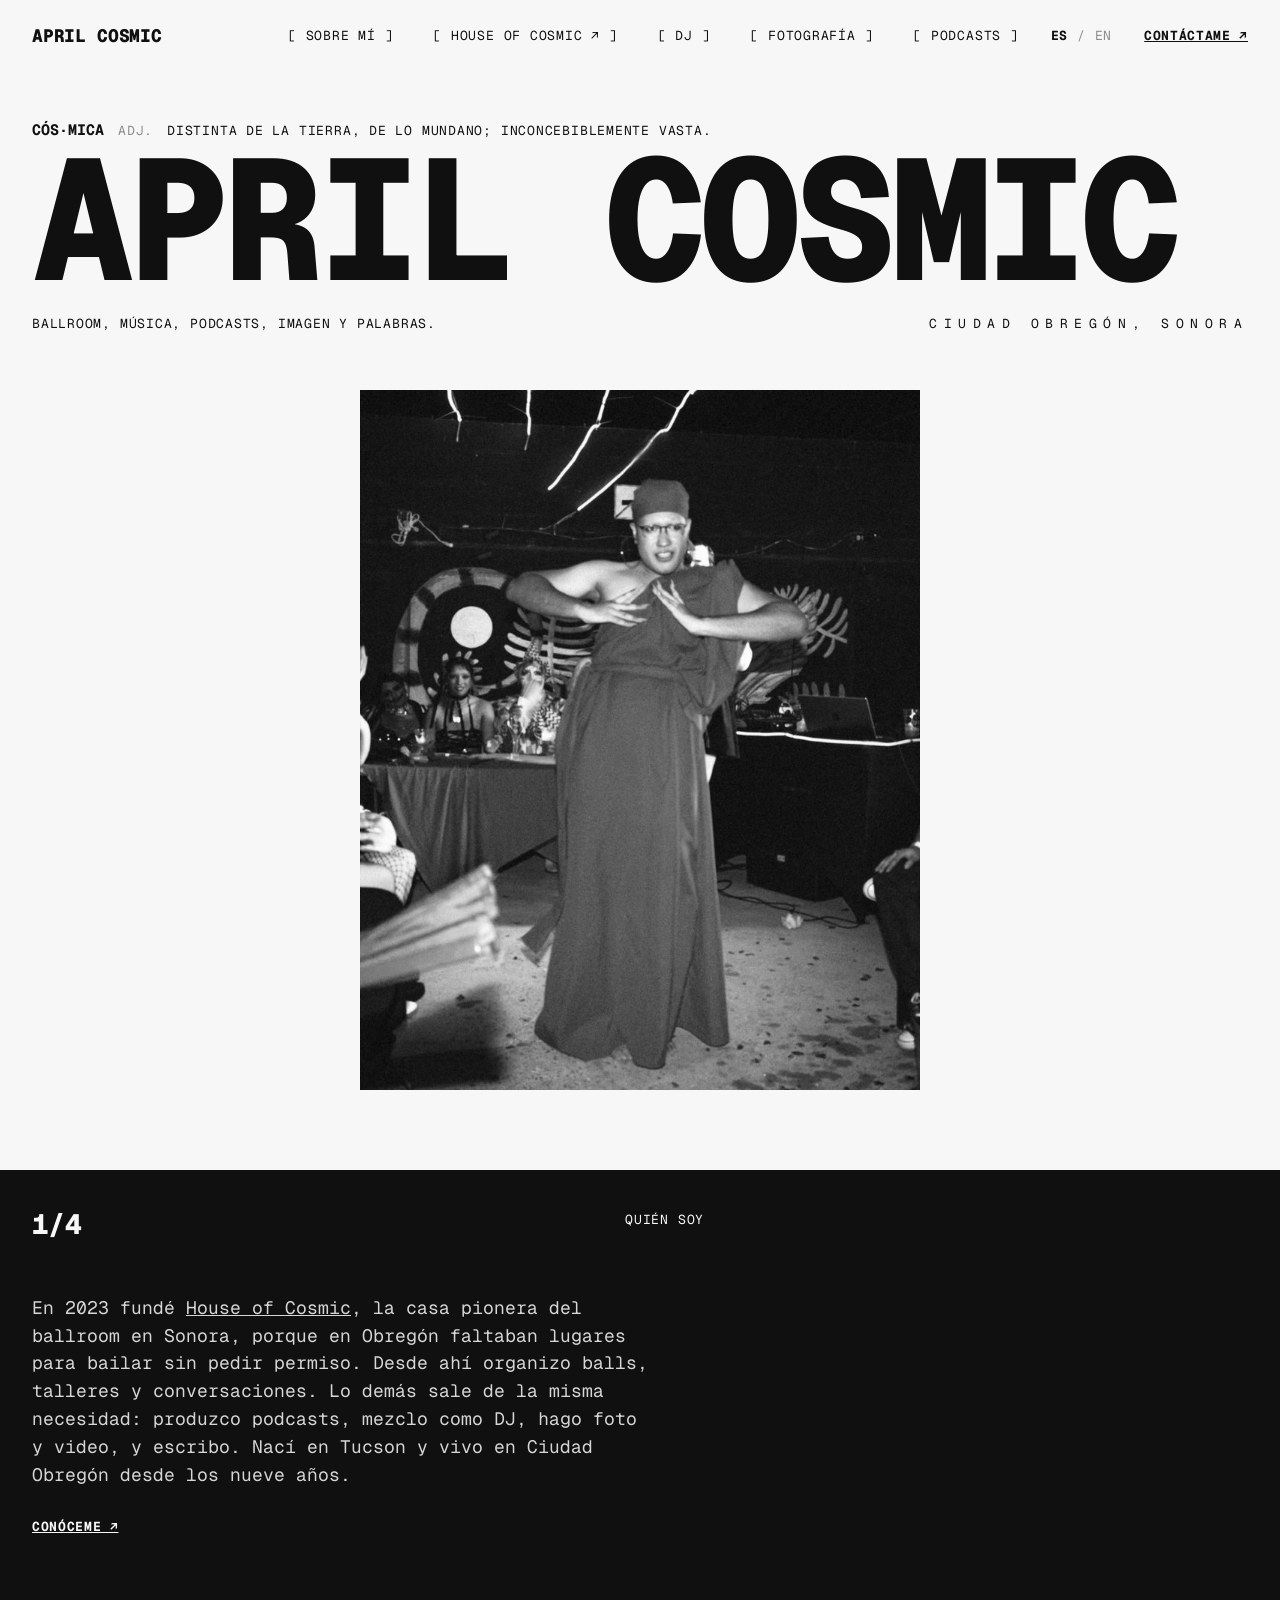
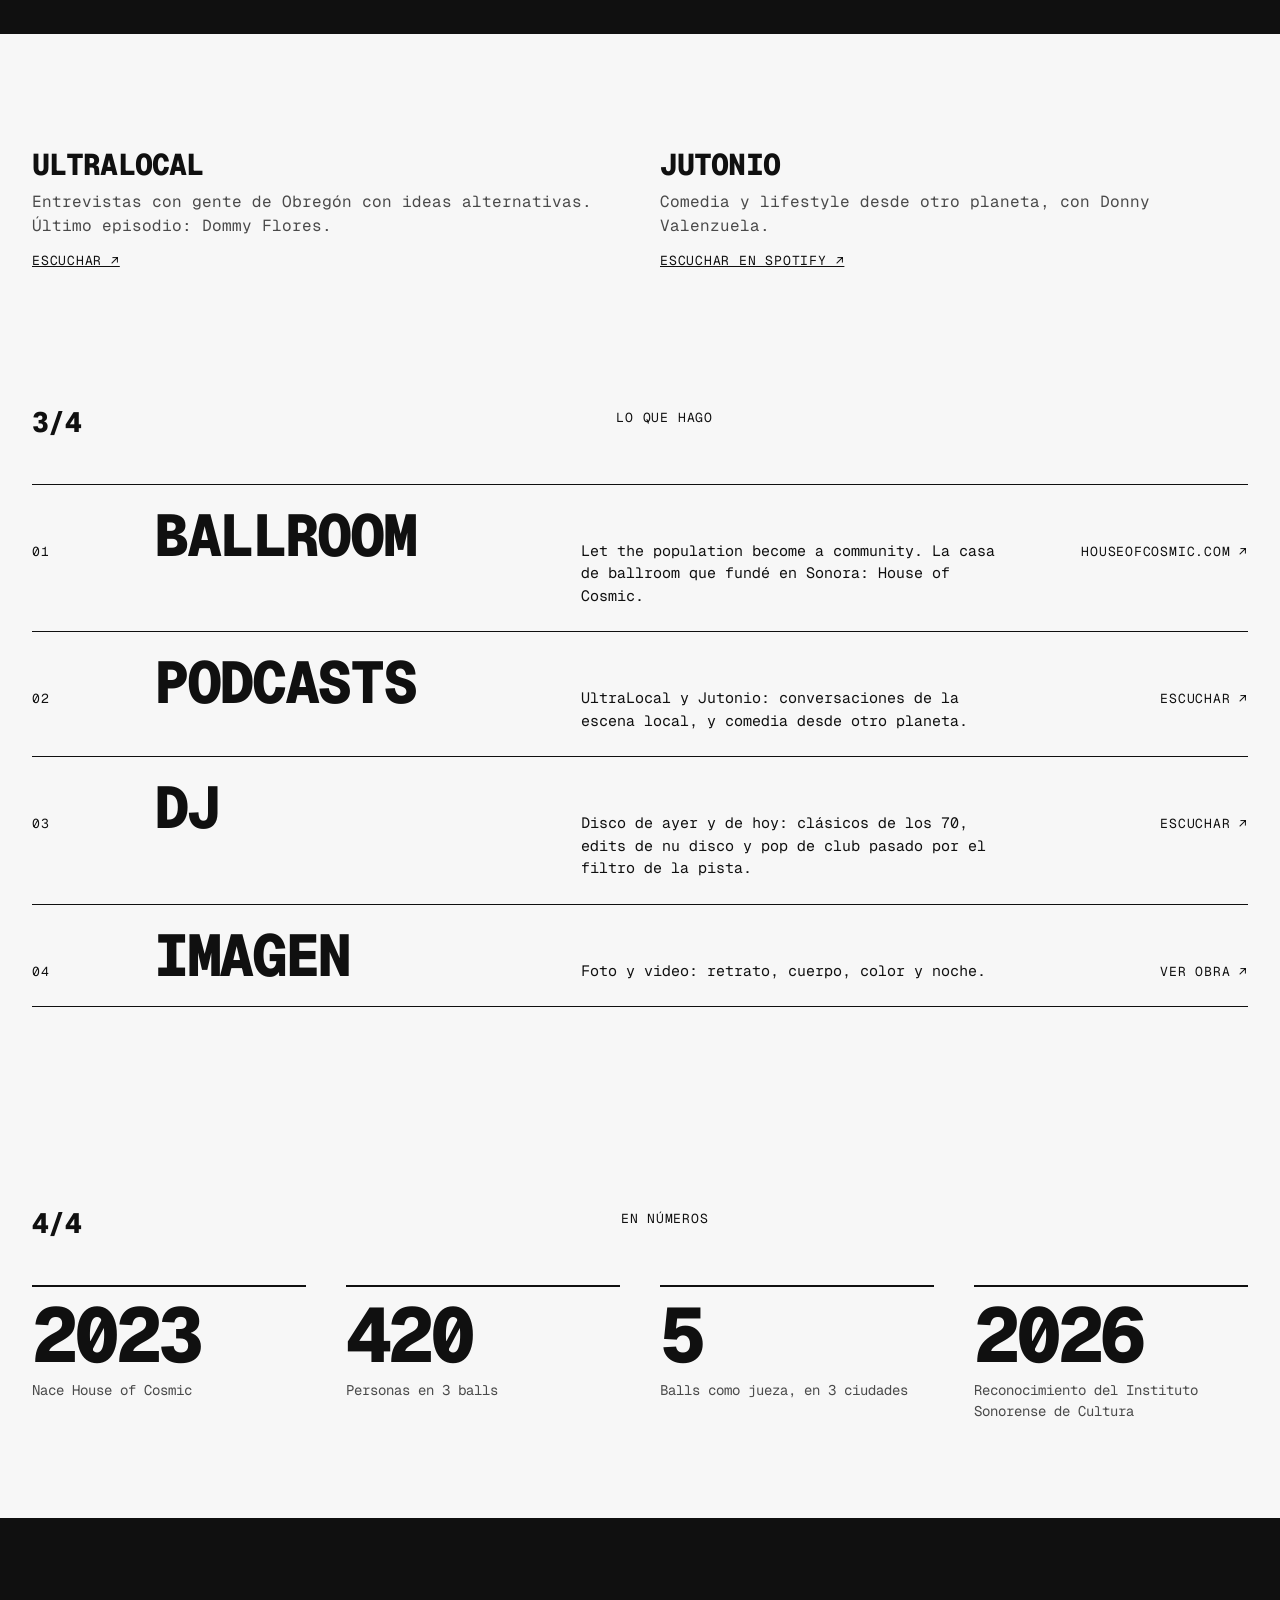
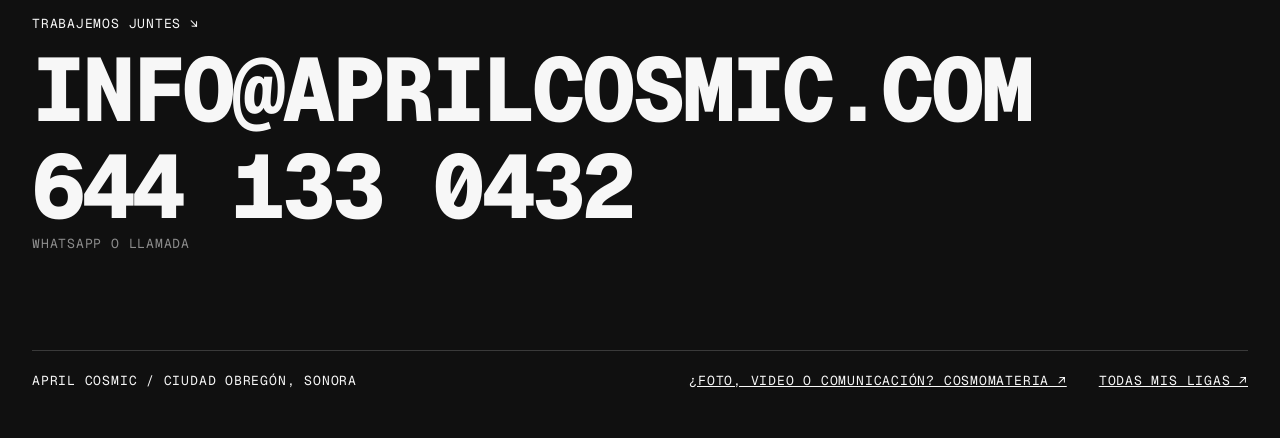
<file: index.html>
<!doctype html>
<html lang="es">
<head>
<meta charset="utf-8">
<meta name="viewport" content="width=device-width, initial-scale=1">
<title>April Cosmic</title>
<meta name="description" content="April Cosmic, construyendo escena desde Ciudad Obregón, Sonora: ballroom, música, podcasts, imagen y palabras.">
<link rel="canonical" href="https://aprilcosmic.com/">
<link rel="alternate" hreflang="es" href="https://aprilcosmic.com/">
<link rel="alternate" hreflang="en" href="https://aprilcosmic.com/en/">
<link rel="alternate" hreflang="x-default" href="https://aprilcosmic.com/">
<meta property="og:title" content="April Cosmic">
<meta property="og:description" content="April Cosmic, construyendo escena desde Ciudad Obregón, Sonora: ballroom, música, podcasts, imagen y palabras.">
<meta property="og:image" content="https://aprilcosmic.com/assets/img/retrato.jpg">
<meta property="og:locale" content="es_MX">
<meta name="theme-color" content="#F7F7F7">
<link rel="preload" href="assets/fonts/GeistMono-Variable.woff2" as="font" type="font/woff2" crossorigin>
<link rel="stylesheet" href="assets/css/style.css">
<link rel="icon" href="favicon.ico?v=estrella" sizes="any">
<link rel="icon" type="image/png" sizes="32x32" href="favicon-32.png?v=estrella">
<link rel="icon" type="image/png" sizes="192x192" href="favicon-192.png?v=estrella">
<link rel="apple-touch-icon" href="apple-touch-icon.png?v=estrella">
</head>
<body data-base="">
<header class="cabecera">
<div class="barra">
<a class="logo" href="index.html">April Cosmic</a>
<nav class="menu mini" aria-label="Principal">
<a href="sobre-mi.html">[ Sobre mí ]</a>
<a href="https://houseofcosmic.com" target="_blank" rel="noopener">[ House of Cosmic ↗ ]</a>
<a href="dj.html">[ DJ ]</a>
<a href="fotografia.html">[ Fotografía ]</a>
<a href="podcasts.html">[ Podcasts ]</a>
</nav>
<a class="idioma mini" href="en/index.html" hreflang="en" lang="en" data-idioma="en" aria-label="View in English"><span class="actual">ES</span> / EN</a>
<a class="liga" href="contacto.html">Contáctame ↗</a>
</div>
</header>
<main>

<section class="portada">
<div class="definicion revelar"><b>Cós·mica</b><span class="mini gris">adj.</span><span class="mini">Distinta de la tierra, de lo mundano; inconcebiblemente vasta.</span></div>
<h1 class="gigante"><span class="linea-mascara"><span>April Cosmic</span></span></h1>
<div class="oficios-fila">
<p class="mini revelar" data-retraso="1">Ballroom, música, podcasts, imagen y palabras.</p>
<p class="espaciado revelar" data-retraso="2">Ciudad Obregón, Sonora</p>
</div>
<div class="foto vertical cortina inicio-foto"><img src="assets/img/retrato.jpg" alt="April Cosmic en un ball de House of Cosmic, con vestido rojo, frente al público y los jueces" width="1400" height="934"></div>
</section>

<section class="seccion oscura">
<div class="contador mini revelar"><span class="num">1/4</span><span>Quién soy</span><span></span></div>
<div class="bio-inicio">
<p class="intro-texto revelar">En 2023 fundé <a href="https://houseofcosmic.com" target="_blank" rel="noopener">House of Cosmic</a>, la casa pionera del ballroom en Sonora, porque en Obregón faltaban lugares para bailar sin pedir permiso. Desde ahí organizo balls, talleres y conversaciones. Lo demás sale de la misma necesidad: produzco podcasts, mezclo como DJ, hago foto y video, y escribo. Nací en Tucson y vivo en Ciudad Obregón desde los nueve años.</p>
<a class="liga revelar" style="display:inline-block;margin-top:28px" href="sobre-mi.html">Conóceme ↗</a>
</div>
</section>

<section class="seccion">
<div class="contador mini revelar"><span class="num">2/4</span><span>Ahora</span><span></span></div>
<div class="cuadricula" id="ahora-lista"></div>
</section>

<section class="seccion">
<div class="contador mini revelar"><span class="num">3/4</span><span>Lo que hago</span><span></span></div>
<div>
<a class="fila revelar" href="https://houseofcosmic.com" target="_blank" rel="noopener"><span class="mini">01</span><p class="titulo-fila">Ballroom</p><p>Let the population become a community. La casa de ballroom que fundé en Sonora: House of Cosmic.</p><span class="ir mini">houseofcosmic.com ↗</span></a>
<a class="fila revelar" href="podcasts.html"><span class="mini">02</span><p class="titulo-fila">Podcasts</p><p>UltraLocal y Jutonio: conversaciones de la escena local, y comedia desde otro planeta.</p><span class="ir mini">Escuchar ↗</span></a>
<a class="fila revelar" href="dj.html#sets"><span class="mini">03</span><p class="titulo-fila">DJ</p><p>Disco de ayer y de hoy: clásicos de los 70, edits de nu disco y pop de club pasado por el filtro de la pista.</p><span class="ir mini">Escuchar ↗</span></a>
<a class="fila revelar" href="fotografia.html"><span class="mini">04</span><p class="titulo-fila">Imagen</p><p>Foto y video: retrato, cuerpo, color y noche.</p><span class="ir mini">Ver obra ↗</span></a>
</div>
<p class="cm-linea revelar">¿Necesitas foto, video o comunicación para tu proyecto? <a href="https://cosmomateria.com" target="_blank" rel="noopener">CosmoMateria ↗</a></p>
</section>

<section class="seccion">
<div class="contador mini revelar"><span class="num">4/4</span><span>En números</span><span></span></div>
<div class="cuadricula">
<div class="cifra revelar"><p class="dato numero">2023</p><p class="gris-texto">Nace House of Cosmic</p></div>
<div class="cifra revelar" data-retraso="1"><p class="dato numero">420</p><p class="gris-texto">Personas en 3 balls</p></div>
<div class="cifra revelar" data-retraso="2"><p class="dato numero">5</p><p class="gris-texto">Balls como jueza, en 3 ciudades</p></div>
<div class="cifra revelar" data-retraso="3"><p class="dato numero">2026</p><p class="gris-texto">Reconocimiento del Instituto Sonorense de Cultura</p></div>
</div>
</section>

<section class="seccion oscura cierre">
<p class="mini revelar" style="margin-bottom:16px">Trabajemos juntes ↘</p>
<div data-lineas><a class="enorme-liga mayus" href="mailto:info@aprilcosmic.com"><span class="linea-mascara"><span>info@aprilcosmic.com</span></span></a></div>
<div data-lineas><a class="enorme-liga" style="margin-top:12px" href="https://wa.me/526441330432" target="_blank" rel="noopener"><span class="linea-mascara"><span>644 133 0432</span></span></a></div>
<p class="mini gris revelar" style="margin-top:8px">WhatsApp o llamada</p>
<div class="pie mini">
<span>April Cosmic / Ciudad Obregón, Sonora</span>
<a class="mini" href="https://cosmomateria.com" target="_blank" rel="noopener">¿Foto, video o comunicación? CosmoMateria ↗</a>
<a class="mini" href="https://linktr.ee/aprilcosmic" target="_blank" rel="noopener">Todas mis ligas ↗</a>
</div>
</section>
</main>
<script src="assets/js/ahora.js"></script>
<script src="assets/js/main.js" defer></script>
</body>
</html>
</file>
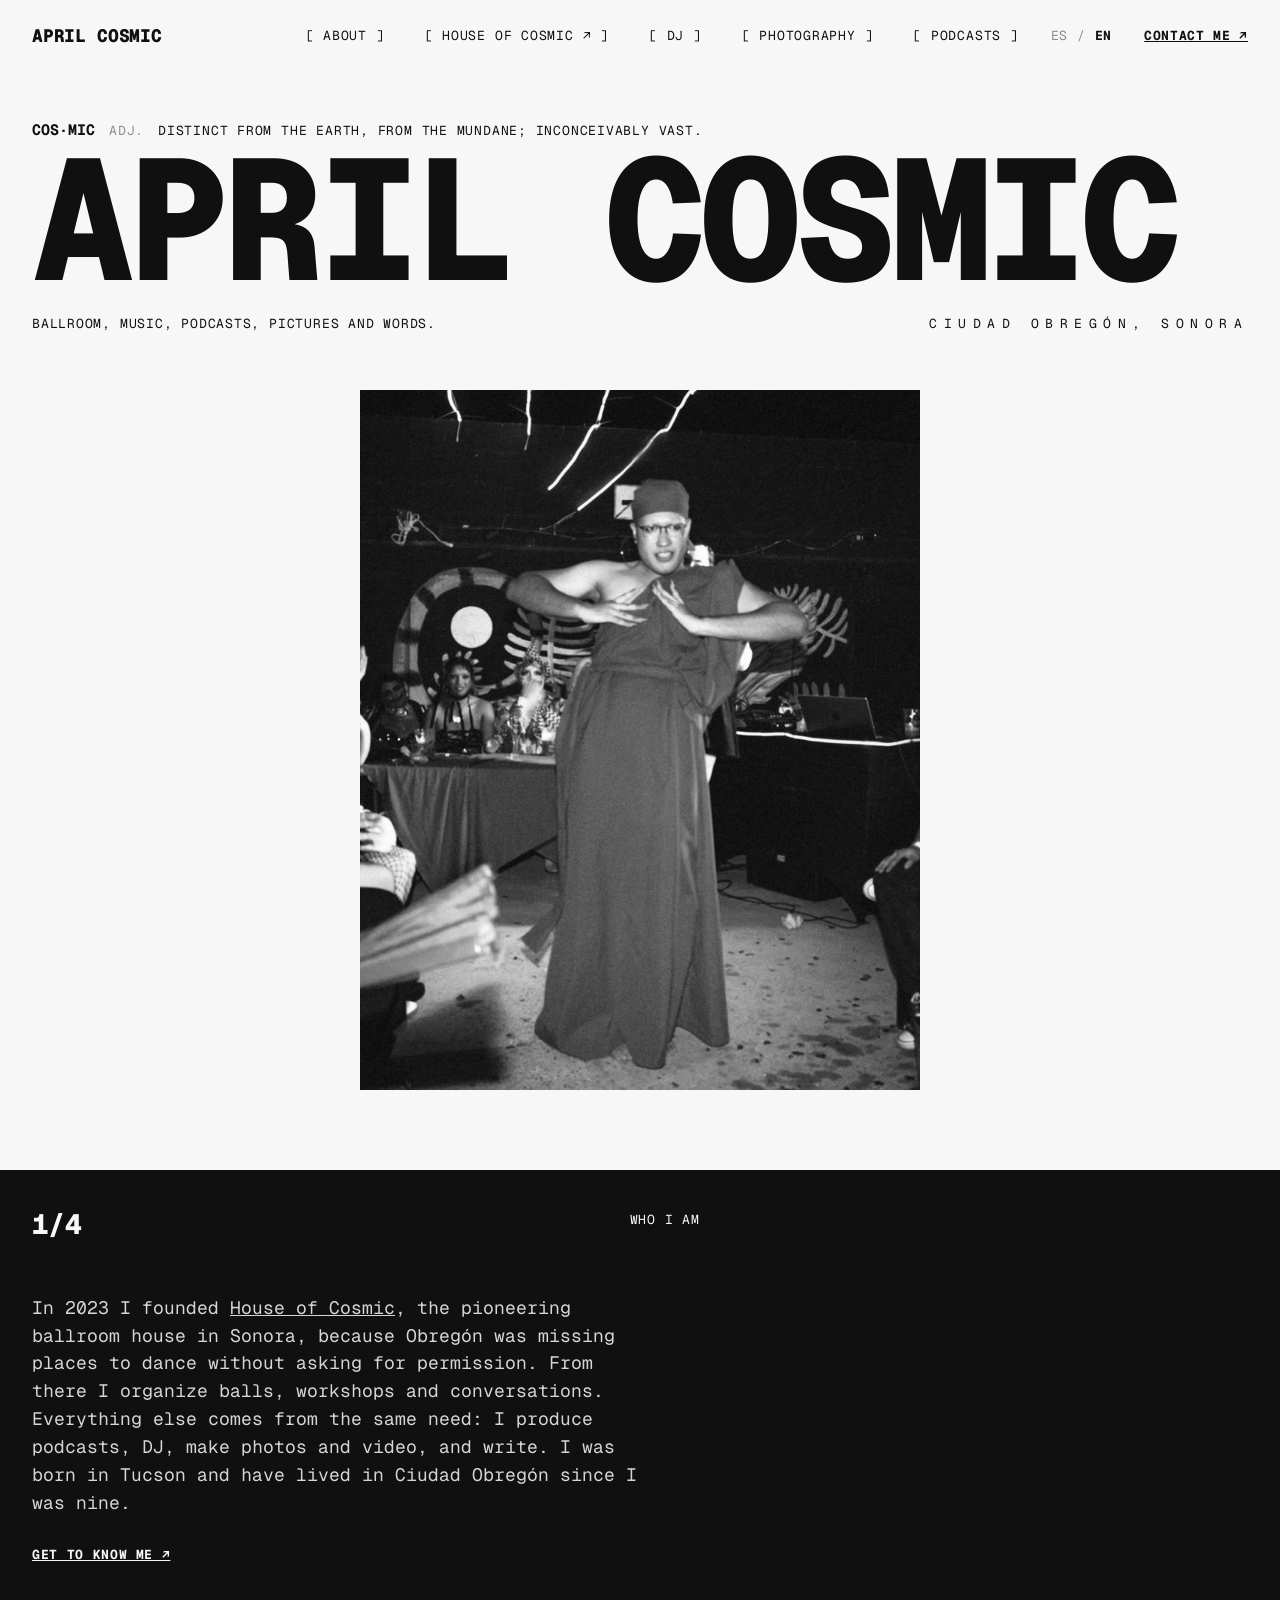
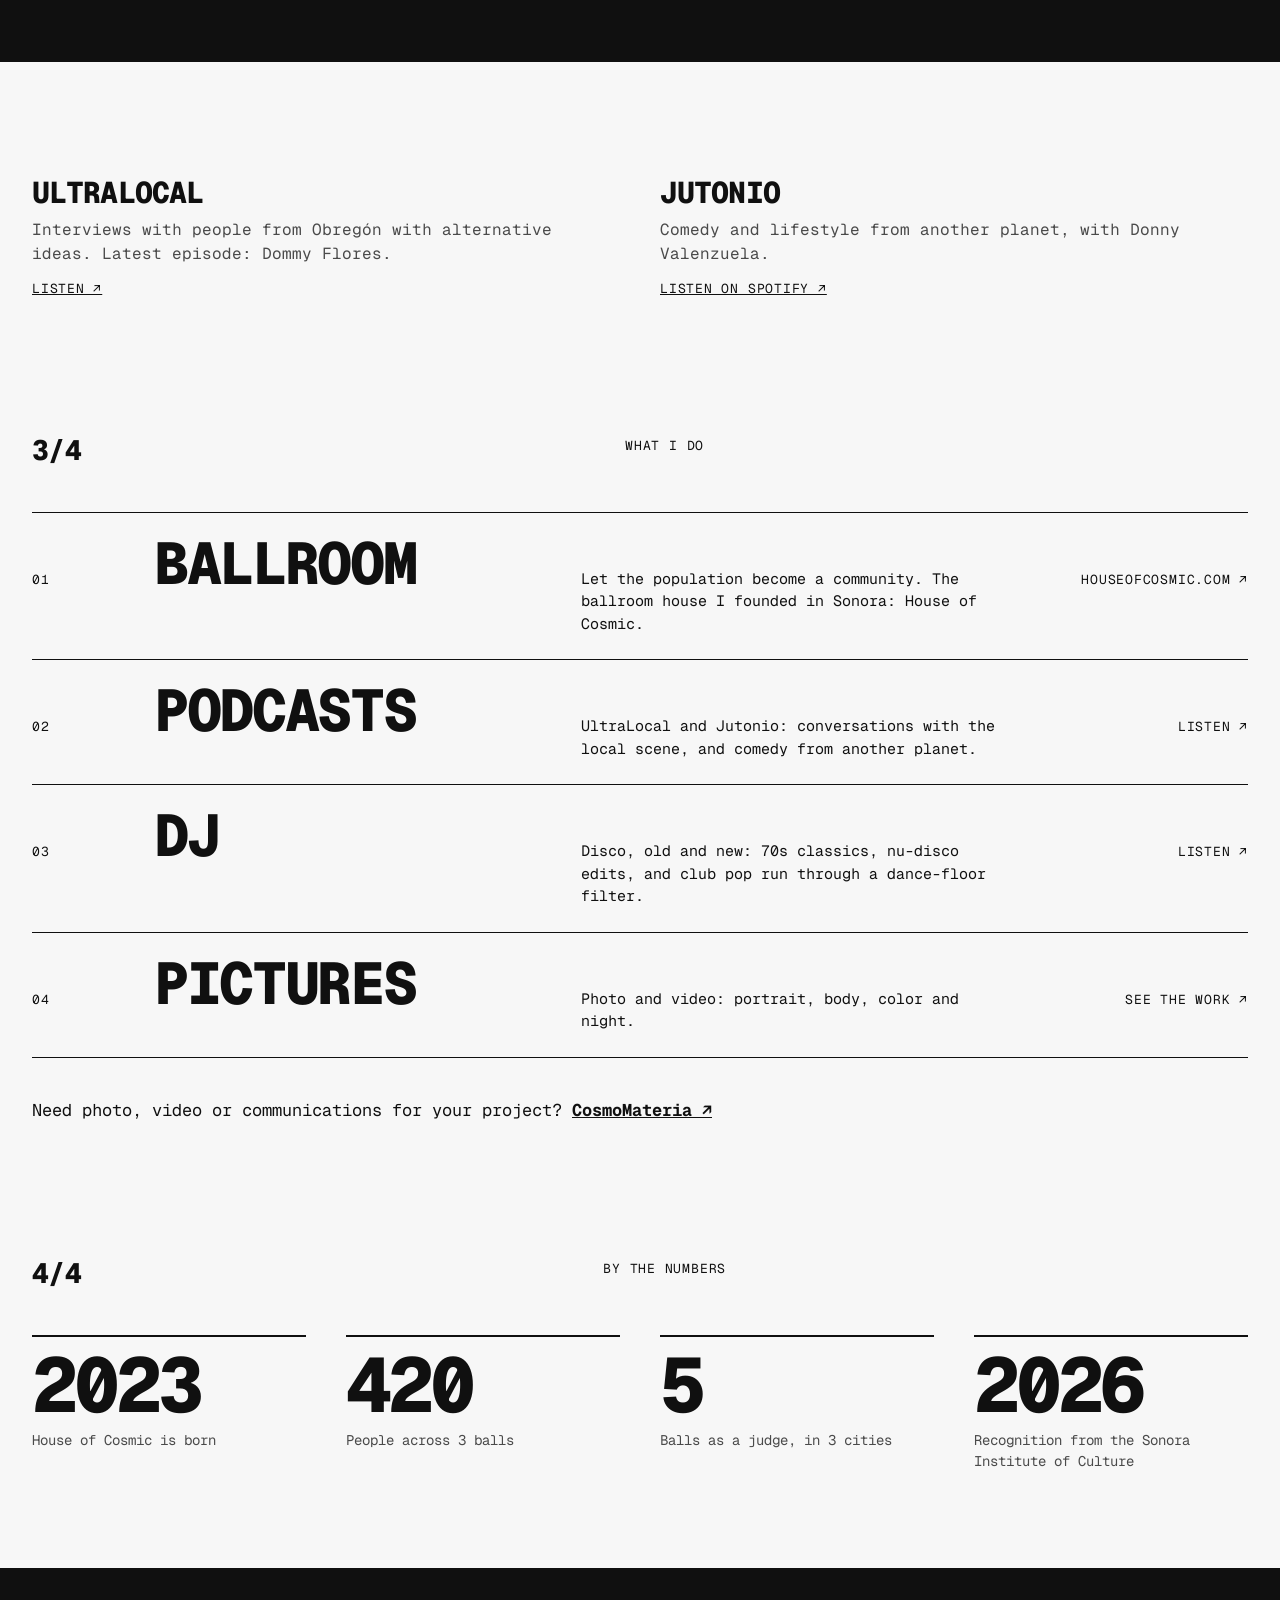
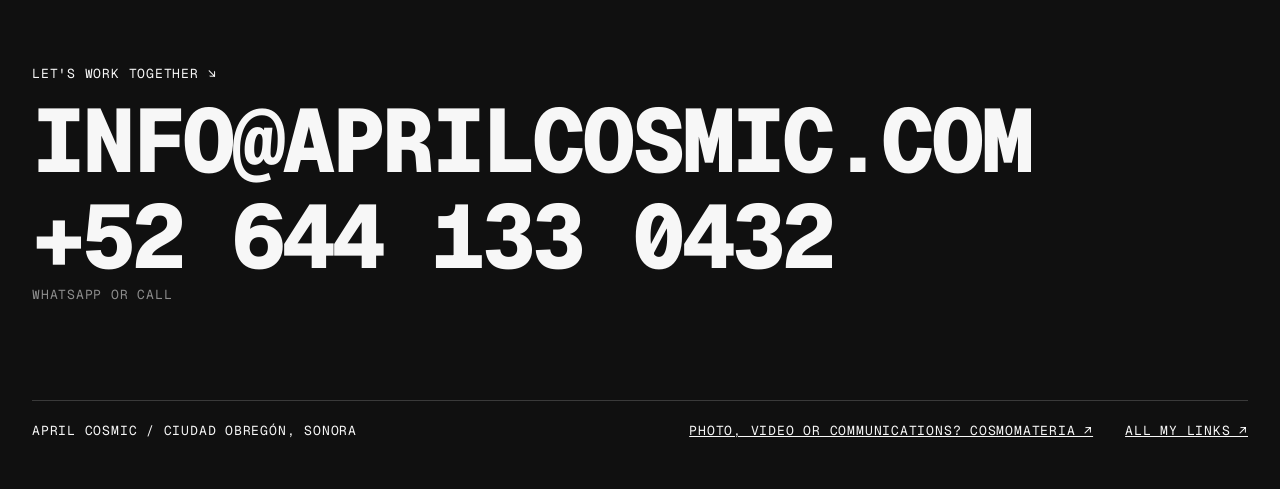
<file: en/index.html>
<!doctype html>
<html lang="en">
<head>
<meta charset="utf-8">
<meta name="viewport" content="width=device-width, initial-scale=1">
<title>April Cosmic</title>
<meta name="description" content="April Cosmic, building a scene from Ciudad Obregón, Sonora: ballroom, music, podcasts, pictures and words.">
<link rel="canonical" href="https://aprilcosmic.com/en/">
<link rel="alternate" hreflang="es" href="https://aprilcosmic.com/">
<link rel="alternate" hreflang="en" href="https://aprilcosmic.com/en/">
<link rel="alternate" hreflang="x-default" href="https://aprilcosmic.com/">
<meta property="og:title" content="April Cosmic">
<meta property="og:description" content="April Cosmic, building a scene from Ciudad Obregón, Sonora: ballroom, music, podcasts, pictures and words.">
<meta property="og:image" content="https://aprilcosmic.com/assets/img/retrato.jpg">
<meta property="og:locale" content="en_US">
<meta name="theme-color" content="#F7F7F7">
<link rel="preload" href="../assets/fonts/GeistMono-Variable.woff2" as="font" type="font/woff2" crossorigin>
<link rel="stylesheet" href="../assets/css/style.css">
<link rel="icon" href="../favicon.ico?v=estrella" sizes="any">
<link rel="icon" type="image/png" sizes="32x32" href="../favicon-32.png?v=estrella">
<link rel="icon" type="image/png" sizes="192x192" href="../favicon-192.png?v=estrella">
<link rel="apple-touch-icon" href="../apple-touch-icon.png?v=estrella">
</head>
<body data-base="../">
<header class="cabecera">
<div class="barra">
<a class="logo" href="index.html">April Cosmic</a>
<nav class="menu mini" aria-label="Main">
<a href="sobre-mi.html">[ About ]</a>
<a href="https://houseofcosmic.com" target="_blank" rel="noopener">[ House of Cosmic ↗ ]</a>
<a href="dj.html">[ DJ ]</a>
<a href="fotografia.html">[ Photography ]</a>
<a href="podcasts.html">[ Podcasts ]</a>
</nav>
<a class="idioma mini" href="../index.html" hreflang="es" lang="es" data-idioma="es" aria-label="Ver en español">ES / <span class="actual">EN</span></a>
<a class="liga" href="contacto.html">Contact me ↗</a>
</div>
</header>
<main>

<section class="portada">
<div class="definicion revelar"><b>Cos·mic</b><span class="mini gris">adj.</span><span class="mini">Distinct from the earth, from the mundane; inconceivably vast.</span></div>
<h1 class="gigante"><span class="linea-mascara"><span>April Cosmic</span></span></h1>
<div class="oficios-fila">
<p class="mini revelar" data-retraso="1">Ballroom, music, podcasts, pictures and words.</p>
<p class="espaciado revelar" data-retraso="2">Ciudad Obregón, Sonora</p>
</div>
<div class="foto vertical cortina inicio-foto"><img src="../assets/img/retrato.jpg" alt="April Cosmic at a House of Cosmic ball, in a red dress, facing the crowd and the judges" width="1400" height="934"></div>
</section>

<section class="seccion oscura">
<div class="contador mini revelar"><span class="num">1/4</span><span>Who I am</span><span></span></div>
<div class="bio-inicio">
<p class="intro-texto revelar">In 2023 I founded <a href="https://houseofcosmic.com" target="_blank" rel="noopener">House of Cosmic</a>, the pioneering ballroom house in Sonora, because Obregón was missing places to dance without asking for permission. From there I organize balls, workshops and conversations. Everything else comes from the same need: I produce podcasts, DJ, make photos and video, and write. I was born in Tucson and have lived in Ciudad Obregón since I was nine.</p>
<a class="liga revelar" style="display:inline-block;margin-top:28px" href="sobre-mi.html">Get to know me ↗</a>
</div>
</section>

<section class="seccion">
<div class="contador mini revelar"><span class="num">2/4</span><span>Now</span><span></span></div>
<div class="cuadricula" id="ahora-lista"></div>
</section>

<section class="seccion">
<div class="contador mini revelar"><span class="num">3/4</span><span>What I do</span><span></span></div>
<div>
<a class="fila revelar" href="https://houseofcosmic.com" target="_blank" rel="noopener"><span class="mini">01</span><p class="titulo-fila">Ballroom</p><p>Let the population become a community. The ballroom house I founded in Sonora: House of Cosmic.</p><span class="ir mini">houseofcosmic.com ↗</span></a>
<a class="fila revelar" href="podcasts.html"><span class="mini">02</span><p class="titulo-fila">Podcasts</p><p>UltraLocal and Jutonio: conversations with the local scene, and comedy from another planet.</p><span class="ir mini">Listen ↗</span></a>
<a class="fila revelar" href="dj.html#sets"><span class="mini">03</span><p class="titulo-fila">DJ</p><p>Disco, old and new: 70s classics, nu-disco edits, and club pop run through a dance-floor filter.</p><span class="ir mini">Listen ↗</span></a>
<a class="fila revelar" href="fotografia.html"><span class="mini">04</span><p class="titulo-fila">Pictures</p><p>Photo and video: portrait, body, color and night.</p><span class="ir mini">See the work ↗</span></a>
</div>
<p class="cm-linea revelar">Need photo, video or communications for your project? <a href="https://cosmomateria.com" target="_blank" rel="noopener">CosmoMateria ↗</a></p>
</section>

<section class="seccion">
<div class="contador mini revelar"><span class="num">4/4</span><span>By the numbers</span><span></span></div>
<div class="cuadricula">
<div class="cifra revelar"><p class="dato numero">2023</p><p class="gris-texto">House of Cosmic is born</p></div>
<div class="cifra revelar" data-retraso="1"><p class="dato numero">420</p><p class="gris-texto">People across 3 balls</p></div>
<div class="cifra revelar" data-retraso="2"><p class="dato numero">5</p><p class="gris-texto">Balls as a judge, in 3 cities</p></div>
<div class="cifra revelar" data-retraso="3"><p class="dato numero">2026</p><p class="gris-texto">Recognition from the Sonora Institute of Culture</p></div>
</div>
</section>

<section class="seccion oscura cierre">
<p class="mini revelar" style="margin-bottom:16px">Let's work together ↘</p>
<div data-lineas><a class="enorme-liga mayus" href="mailto:info@aprilcosmic.com"><span class="linea-mascara"><span>info@aprilcosmic.com</span></span></a></div>
<div data-lineas><a class="enorme-liga" style="margin-top:12px" href="https://wa.me/526441330432" target="_blank" rel="noopener"><span class="linea-mascara"><span>+52 644 133 0432</span></span></a></div>
<p class="mini gris revelar" style="margin-top:8px">WhatsApp or call</p>
<div class="pie mini">
<span>April Cosmic / Ciudad Obregón, Sonora</span>
<a class="mini" href="https://cosmomateria.com" target="_blank" rel="noopener">Photo, video or communications? CosmoMateria ↗</a>
<a class="mini" href="https://linktr.ee/aprilcosmic" target="_blank" rel="noopener">All my links ↗</a>
</div>
</section>
</main>
<script src="../assets/js/ahora.js"></script>
<script src="../assets/js/main.js" defer></script>
</body>
</html>
</file>
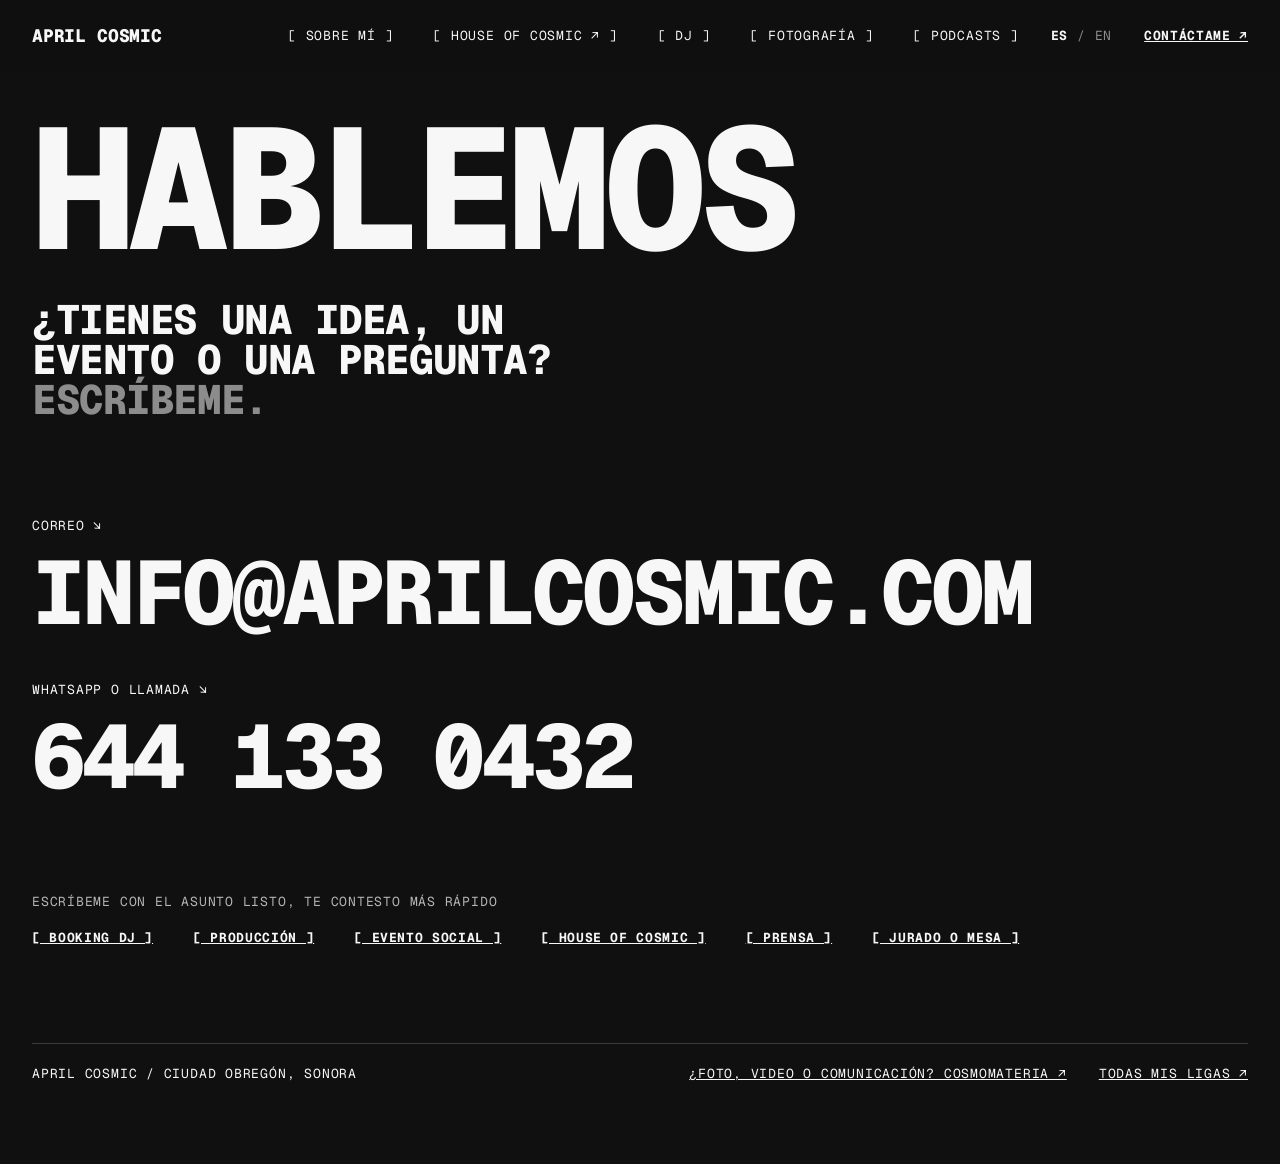
<file: contacto.html>
<!doctype html>
<html lang="es">
<head>
<meta charset="utf-8">
<meta name="viewport" content="width=device-width, initial-scale=1">
<title>Contacto · April Cosmic</title>
<meta name="description" content="Escríbeme: info@aprilcosmic.com o WhatsApp 644 133 0432.">
<link rel="canonical" href="https://aprilcosmic.com/contacto.html">
<link rel="alternate" hreflang="es" href="https://aprilcosmic.com/contacto.html">
<link rel="alternate" hreflang="en" href="https://aprilcosmic.com/en/contacto.html">
<link rel="alternate" hreflang="x-default" href="https://aprilcosmic.com/contacto.html">
<meta property="og:title" content="Contacto · April Cosmic">
<meta property="og:description" content="Escríbeme: info@aprilcosmic.com o WhatsApp 644 133 0432.">
<meta property="og:image" content="https://aprilcosmic.com/assets/img/retrato.jpg">
<meta property="og:locale" content="es_MX">
<meta name="theme-color" content="#101010">
<link rel="preload" href="assets/fonts/GeistMono-Variable.woff2" as="font" type="font/woff2" crossorigin>
<link rel="stylesheet" href="assets/css/style.css">
<link rel="icon" href="favicon.ico?v=estrella" sizes="any">
<link rel="icon" type="image/png" sizes="32x32" href="favicon-32.png?v=estrella">
<link rel="icon" type="image/png" sizes="192x192" href="favicon-192.png?v=estrella">
<link rel="apple-touch-icon" href="apple-touch-icon.png?v=estrella">
</head>
<body class="oscuro" data-base="">
<header class="cabecera">
<div class="barra">
<a class="logo" href="index.html">April Cosmic</a>
<nav class="menu mini" aria-label="Principal">
<a href="sobre-mi.html">[ Sobre mí ]</a>
<a href="https://houseofcosmic.com" target="_blank" rel="noopener">[ House of Cosmic ↗ ]</a>
<a href="dj.html">[ DJ ]</a>
<a href="fotografia.html">[ Fotografía ]</a>
<a href="podcasts.html">[ Podcasts ]</a>
</nav>
<a class="idioma mini" href="en/contacto.html" hreflang="en" lang="en" data-idioma="en" aria-label="View in English"><span class="actual">ES</span> / EN</a>
<a class="liga" href="contacto.html" aria-current="page">Contáctame ↗</a>
</div>
</header>
<main>

<section class="portada">
<h1 class="gigante"><span class="linea-mascara"><span>Hablemos</span></span></h1>
<p class="media revelar" data-retraso="1" style="max-width:24ch;margin:40px 0 96px">¿Tienes una idea, un evento o una pregunta? <span class="gris">Escríbeme.</span></p>
<p class="mini revelar" style="margin-bottom:16px">Correo ↘</p>
<div data-lineas><a class="enorme-liga mayus" href="mailto:info@aprilcosmic.com"><span class="linea-mascara"><span>info@aprilcosmic.com</span></span></a></div>
<p class="mini revelar" style="margin:48px 0 16px">WhatsApp o llamada ↘</p>
<div data-lineas><a class="enorme-liga" href="https://wa.me/526441330432" target="_blank" rel="noopener"><span class="linea-mascara"><span>644 133 0432</span></span></a></div>
<p class="mini suave revelar" style="margin:96px 0 16px;color:var(--gris-claro)">Escríbeme con el asunto listo, te contesto más rápido</p>
<div class="ligas-fila liga revelar">
<a href="mailto:info@aprilcosmic.com?subject=Booking%20DJ">[ Booking DJ ]</a>
<a href="mailto:info@aprilcosmic.com?subject=Producci%C3%B3n">[ Producción ]</a>
<a href="mailto:info@aprilcosmic.com?subject=Casa%20Febe">[ Evento social ]</a>
<a href="mailto:info@aprilcosmic.com?subject=House%20of%20Cosmic">[ House of Cosmic ]</a>
<a href="mailto:info@aprilcosmic.com?subject=Prensa">[ Prensa ]</a>
<a href="mailto:info@aprilcosmic.com?subject=Jurado%20o%20mesa">[ Jurado o mesa ]</a>
</div>
<div style="margin-top:24px"><div class="pie mini">
<span>April Cosmic / Ciudad Obregón, Sonora</span>
<a class="mini" href="https://cosmomateria.com" target="_blank" rel="noopener">¿Foto, video o comunicación? CosmoMateria ↗</a>
<a class="mini" href="https://linktr.ee/aprilcosmic" target="_blank" rel="noopener">Todas mis ligas ↗</a>
</div></div>
</section>
</main>
<script src="assets/js/main.js" defer></script>
</body>
</html>
</file>
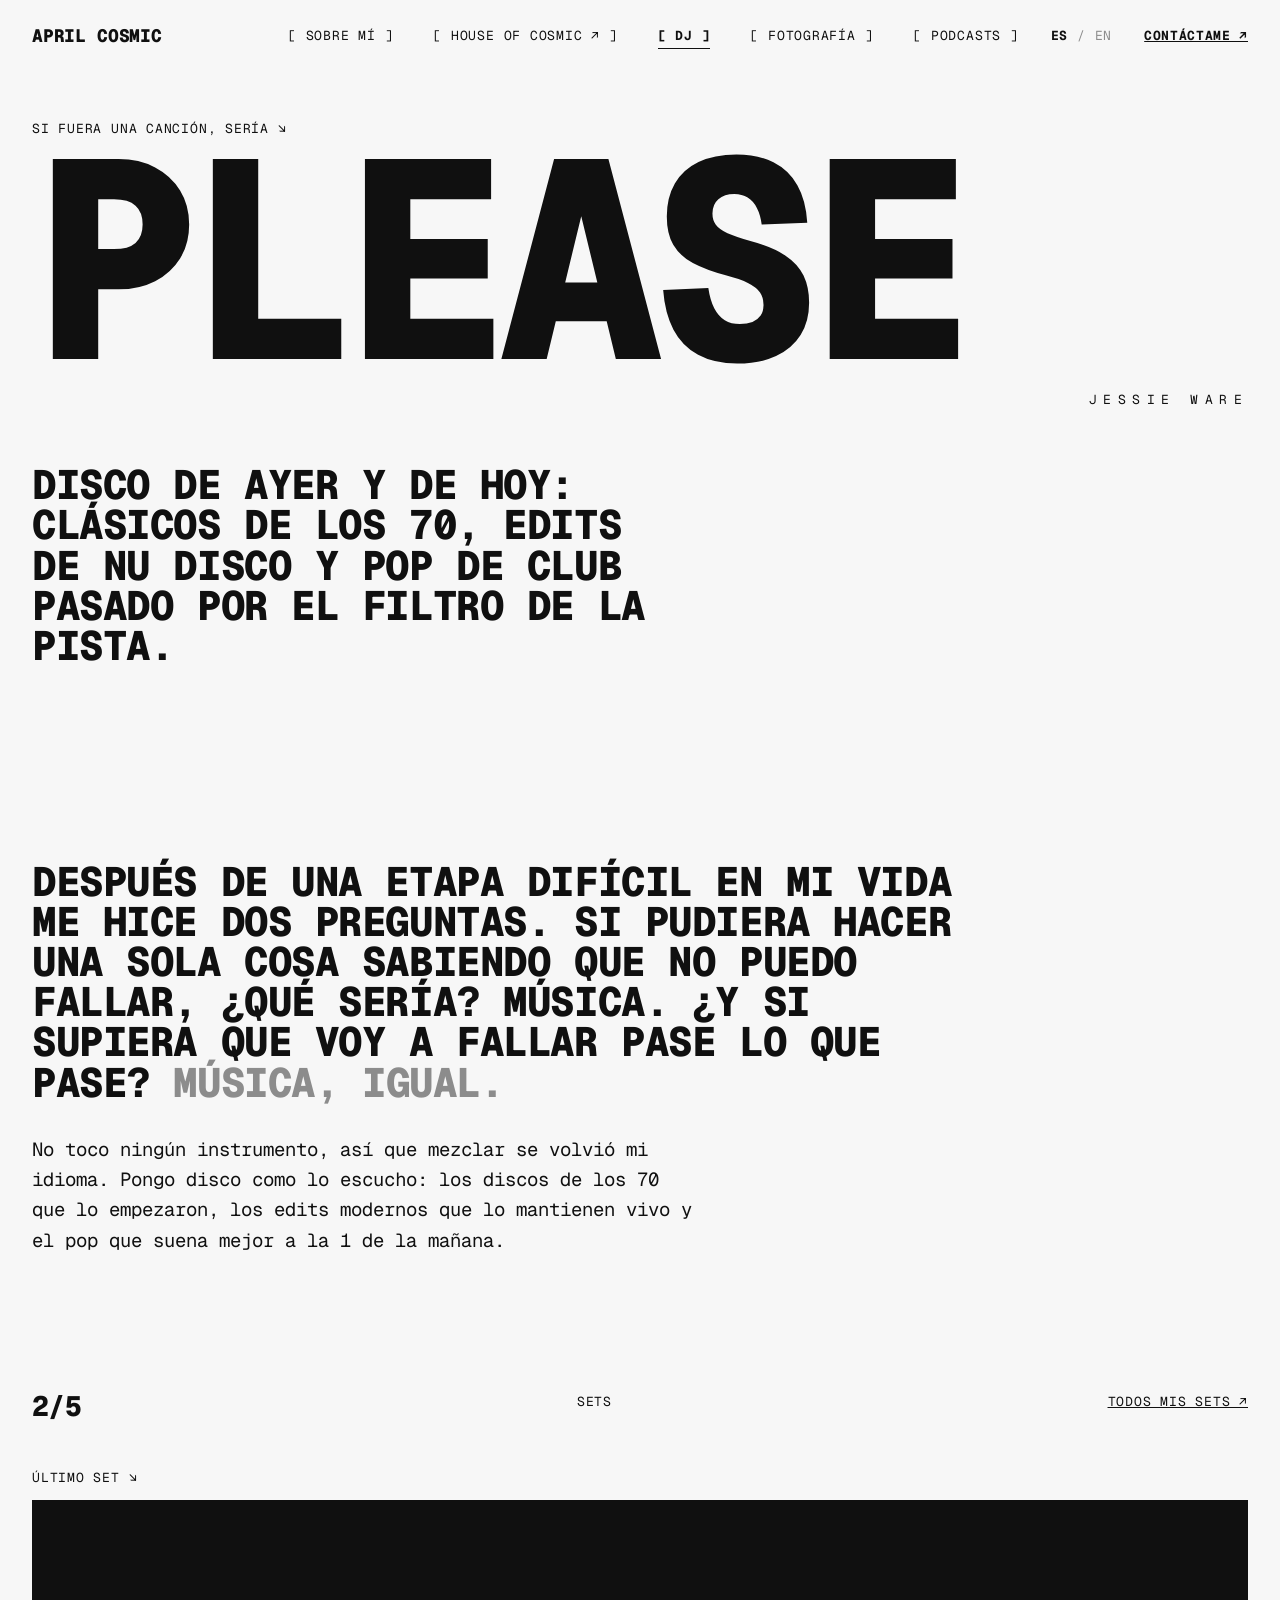
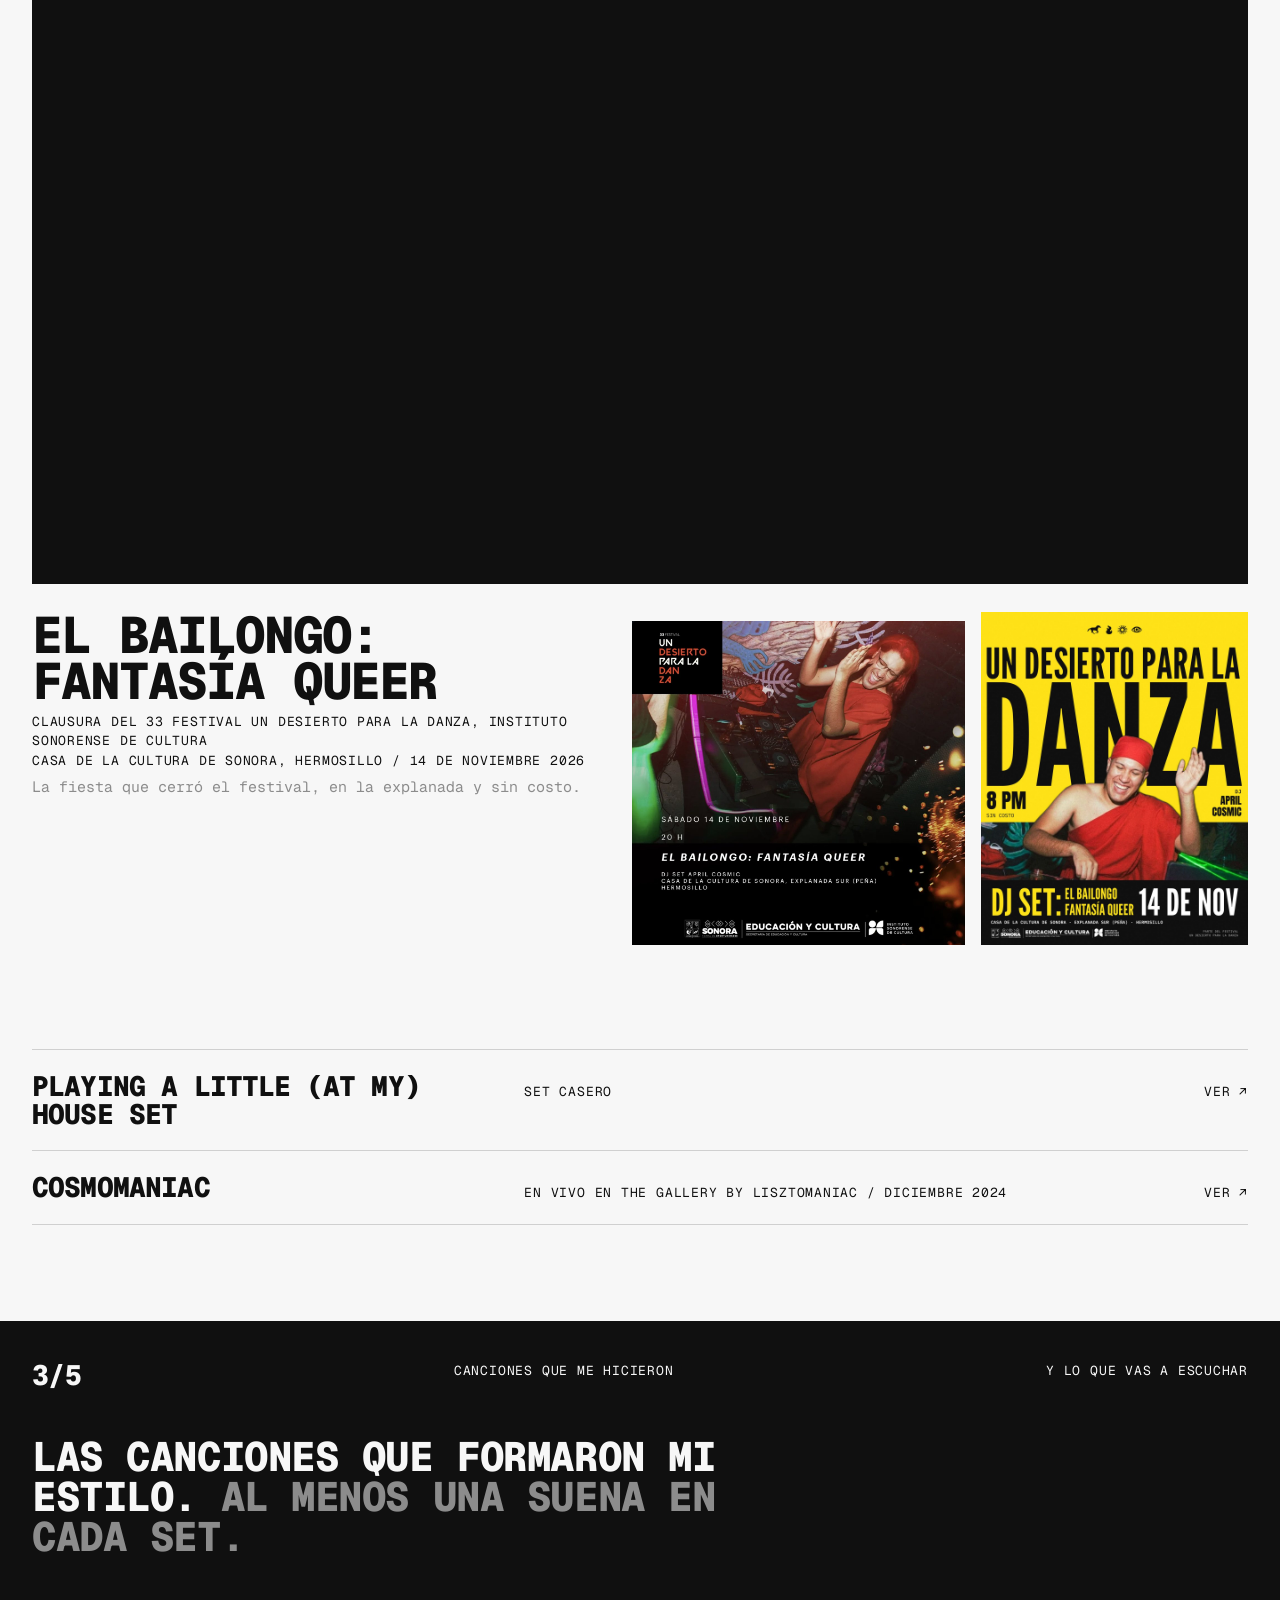
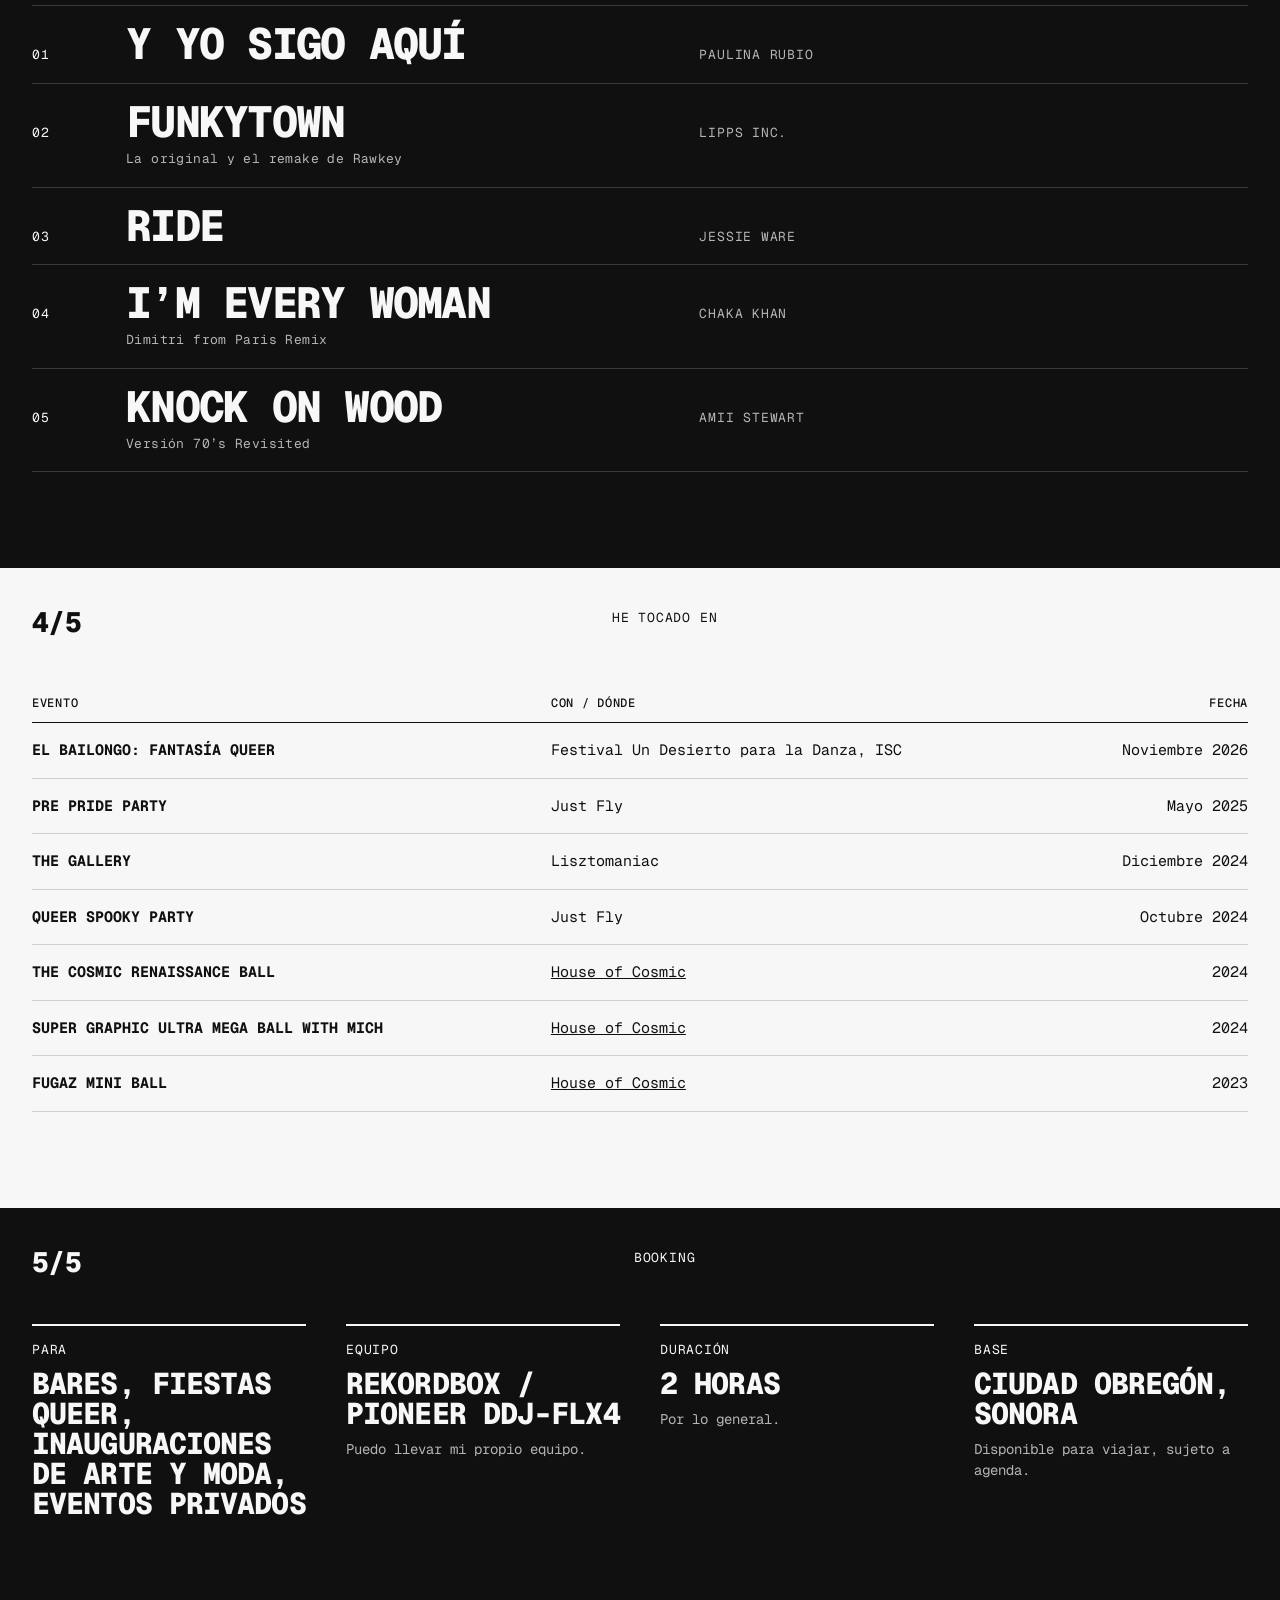
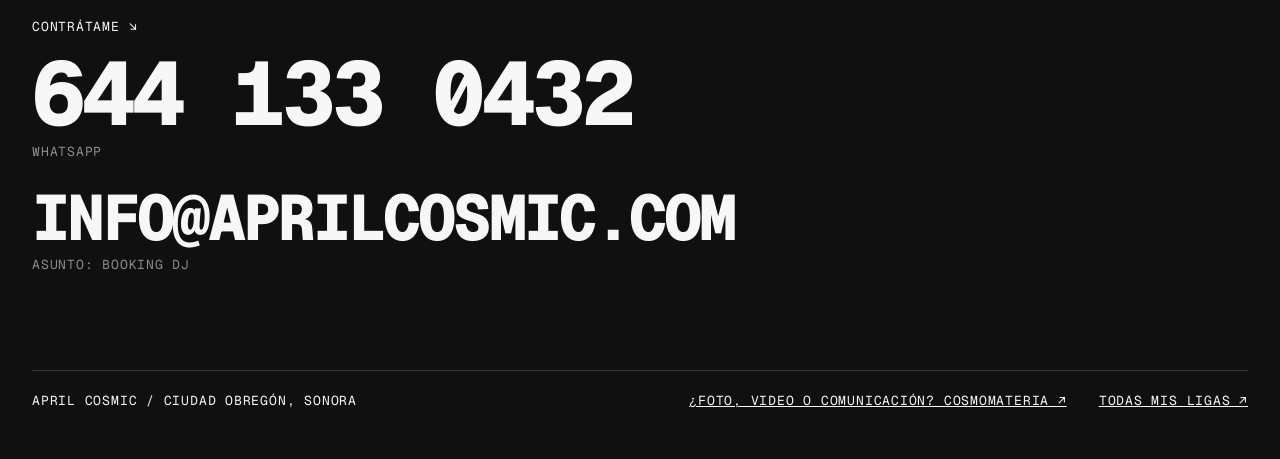
<file: dj.html>
<!doctype html>
<html lang="es">
<head>
<meta charset="utf-8">
<meta name="viewport" content="width=device-width, initial-scale=1">
<title>DJ · April Cosmic</title>
<meta name="description" content="Disco de ayer y de hoy: clásicos de los 70, edits de nu disco y pop de club pasado por el filtro de la pista.">
<link rel="canonical" href="https://aprilcosmic.com/dj.html">
<link rel="alternate" hreflang="es" href="https://aprilcosmic.com/dj.html">
<link rel="alternate" hreflang="en" href="https://aprilcosmic.com/en/dj.html">
<link rel="alternate" hreflang="x-default" href="https://aprilcosmic.com/dj.html">
<meta property="og:title" content="DJ · April Cosmic">
<meta property="og:description" content="Disco de ayer y de hoy: clásicos de los 70, edits de nu disco y pop de club pasado por el filtro de la pista.">
<meta property="og:image" content="https://aprilcosmic.com/assets/img/retrato.jpg">
<meta property="og:locale" content="es_MX">
<meta name="theme-color" content="#F7F7F7">
<link rel="preload" href="assets/fonts/GeistMono-Variable.woff2" as="font" type="font/woff2" crossorigin>
<link rel="stylesheet" href="assets/css/style.css">
<link rel="icon" href="favicon.ico?v=estrella" sizes="any">
<link rel="icon" type="image/png" sizes="32x32" href="favicon-32.png?v=estrella">
<link rel="icon" type="image/png" sizes="192x192" href="favicon-192.png?v=estrella">
<link rel="apple-touch-icon" href="apple-touch-icon.png?v=estrella">
</head>
<body data-base="">
<header class="cabecera">
<div class="barra">
<a class="logo" href="index.html">April Cosmic</a>
<nav class="menu mini" aria-label="Principal">
<a href="sobre-mi.html">[ Sobre mí ]</a>
<a href="https://houseofcosmic.com" target="_blank" rel="noopener">[ House of Cosmic ↗ ]</a>
<a href="dj.html" aria-current="page">[ DJ ]</a>
<a href="fotografia.html">[ Fotografía ]</a>
<a href="podcasts.html">[ Podcasts ]</a>
</nav>
<a class="idioma mini" href="en/dj.html" hreflang="en" lang="en" data-idioma="en" aria-label="View in English"><span class="actual">ES</span> / EN</a>
<a class="liga" href="contacto.html">Contáctame ↗</a>
</div>
</header>
<main data-contar>

<section class="portada" style="padding-bottom:80px">
<p class="mini revelar" style="margin-bottom:8px">Si fuera una canción, sería ↘</p>
<h1 class="please"><span class="linea-mascara"><span>Please</span></span></h1>
<p class="espaciado ubicacion revelar" data-retraso="2" style="margin-bottom:56px">Jessie Ware</p>
<div class="dj-hero">
<p class="media estilo revelar">Disco de ayer y de hoy: clásicos de los 70, edits de nu disco y pop de club pasado por el filtro de la pista.</p>

</div>
</section>

<section class="seccion">
<div class="contador mini revelar"><span class="num">1/5</span><span>La DJ</span><span></span></div>
<div class="dj-bio">
<p class="media revelar">Después de una etapa difícil en mi vida me hice dos preguntas. Si pudiera hacer una sola cosa sabiendo que no puedo fallar, ¿qué sería? Música. ¿Y si supiera que voy a fallar pase lo que pase? <span class="gris">Música, igual.</span></p>
<p class="revelar">No toco ningún instrumento, así que mezclar se volvió mi idioma. Pongo disco como lo escucho: los discos de los 70 que lo empezaron, los edits modernos que lo mantienen vivo y el pop que suena mejor a la 1 de la mañana.</p>
</div>
</section>

<section class="seccion" id="sets">
<div class="contador mini revelar"><span class="num">2/5</span><span>Sets</span><span><a href="https://youtube.com/playlist?list=PLN-kc4bYqM5xBJc1HphfRZXbhFJX6B7SF" target="_blank" rel="noopener">Todos mis sets ↗</a></span></div>
<div class="dj-mix" id="dj-mix" hidden></div>
<div class="set-destacado">
<p class="mini revelar" style="margin-bottom:12px">Último set ↘</p>
<div class="video revelar"><iframe src="https://www.youtube-nocookie.com/embed/XJUtVF6r1uM" title="El Bailongo: Fantasía Queer, set de April Cosmic" loading="lazy" allow="encrypted-media; picture-in-picture" allowfullscreen></iframe></div>
<div class="destacado-grid">
<div class="destacado-info revelar">
<p class="set-titulo">El Bailongo: Fantasía Queer</p>
<p class="mini">Clausura del 33 Festival Un Desierto para la Danza, Instituto Sonorense de Cultura<br>Casa de la Cultura de Sonora, Hermosillo / 14 de noviembre 2026</p>
<p class="gris set-vibe">La fiesta que cerró el festival, en la explanada y sin costo.</p>
</div>
<div class="flyers">
<img class="revelar" src="assets/img/dj/bailongo-isc.jpg" alt="Flyer oficial del Instituto Sonorense de Cultura para El Bailongo: Fantasía Queer, DJ set de April Cosmic" width="1200" height="1167" loading="lazy">
<img class="revelar" data-retraso="1" src="assets/img/dj/bailongo-flyer.jpg" alt="Flyer amarillo de El Bailongo: Fantasía Queer, con April Cosmic en las tornamesas" width="1200" height="1500" loading="lazy">
</div>
</div>
</div>
<p class="mini revelar" style="margin:72px 0 12px">Sets anteriores ↘</p>
<div class="sets-anteriores">
<a class="set-fila revelar" href="https://www.youtube.com/watch?v=ypAgs_DPO8U" target="_blank" rel="noopener"><p class="set-fila-titulo">Playing A Little (at my) House Set</p><p class="mini suave">Set casero</p><span class="ir mini">Ver ↗</span></a>
<a class="set-fila revelar" href="https://www.youtube.com/watch?v=WPFXYyxQuWg" target="_blank" rel="noopener"><p class="set-fila-titulo">CosmoManiac</p><p class="mini suave">En vivo en The Gallery by Lisztomaniac / diciembre 2024</p><span class="ir mini">Ver ↗</span></a>
</div>
</section>

<section class="seccion oscura">
<div class="contador mini revelar"><span class="num">3/5</span><span>Canciones que me hicieron</span><span>Y lo que vas a escuchar</span></div>
<p class="media revelar" style="max-width:30ch;margin:0 0 48px">Las canciones que formaron mi estilo. <span class="gris">Al menos una suena en cada set.</span></p>
<div class="hechas-lista">
<div class="track revelar"><span class="mini">01</span><div><p class="cancion">Y Yo Sigo Aquí</p></div><p class="mini suave">Paulina Rubio</p><p></p></div>
<div class="track revelar"><span class="mini">02</span><div><p class="cancion">Funkytown</p><p class="mini suave version-t">La original y el remake de Rawkey</p></div><p class="mini suave">Lipps Inc.</p><p></p></div>
<div class="track revelar"><span class="mini">03</span><div><p class="cancion">Ride</p></div><p class="mini suave">Jessie Ware</p><p></p></div>
<div class="track revelar"><span class="mini">04</span><div><p class="cancion">I’m Every Woman</p><p class="mini suave version-t">Dimitri from Paris Remix</p></div><p class="mini suave">Chaka Khan</p><p></p></div>
<div class="track revelar"><span class="mini">05</span><div><p class="cancion">Knock on Wood</p><p class="mini suave version-t">Versión 70’s Revisited</p></div><p class="mini suave">Amii Stewart</p><p></p></div>
</div>
</section>

<section class="seccion">
<div class="contador mini revelar"><span class="num">4/5</span><span>He tocado en</span><span></span></div>
<div id="dj-tocadas"></div>
</section>

<section class="seccion oscura" style="padding-bottom:48px">
<div class="contador mini revelar"><span class="num">5/5</span><span>Booking</span><span></span></div>
<div class="cuadricula">
<div class="cifra revelar"><p class="mini" style="margin-bottom:10px">Para</p><p class="dato">Bares, fiestas queer, inauguraciones de arte y moda, eventos privados</p></div>
<div class="cifra revelar" data-retraso="1"><p class="mini" style="margin-bottom:10px">Equipo</p><p class="dato">Rekordbox / Pioneer DDJ-FLX4</p><p class="suave">Puedo llevar mi propio equipo.</p></div>
<div class="cifra revelar" data-retraso="2"><p class="mini" style="margin-bottom:10px">Duración</p><p class="dato">2 horas</p><p class="suave">Por lo general.</p></div>
<div class="cifra revelar" data-retraso="3"><p class="mini" style="margin-bottom:10px">Base</p><p class="dato">Ciudad Obregón, Sonora</p><p class="suave">Disponible para viajar, sujeto a agenda.</p></div>
</div>
<p class="mini revelar" style="margin:88px 0 16px">Contrátame ↘</p>
<div data-lineas><a class="enorme-liga" href="https://wa.me/526441330432" target="_blank" rel="noopener"><span class="linea-mascara"><span>644 133 0432</span></span></a></div>
<p class="mini gris revelar" style="margin-top:8px">WhatsApp</p>
<div data-lineas><a class="enorme-liga mayus" style="margin-top:28px;font-size:clamp(28px,5vw,72px)" href="mailto:info@aprilcosmic.com?subject=Booking%20DJ"><span class="linea-mascara"><span>info@aprilcosmic.com</span></span></a></div>
<p class="mini gris revelar" style="margin-top:8px">Asunto: Booking DJ</p>
<div class="pie mini">
<span>April Cosmic / Ciudad Obregón, Sonora</span>
<a class="mini" href="https://cosmomateria.com" target="_blank" rel="noopener">¿Foto, video o comunicación? CosmoMateria ↗</a>
<a class="mini" href="https://linktr.ee/aprilcosmic" target="_blank" rel="noopener">Todas mis ligas ↗</a>
</div>
</section>
</main>
<script src="assets/js/dj.js"></script>
<script src="assets/js/main.js" defer></script>
</body>
</html>
</file>
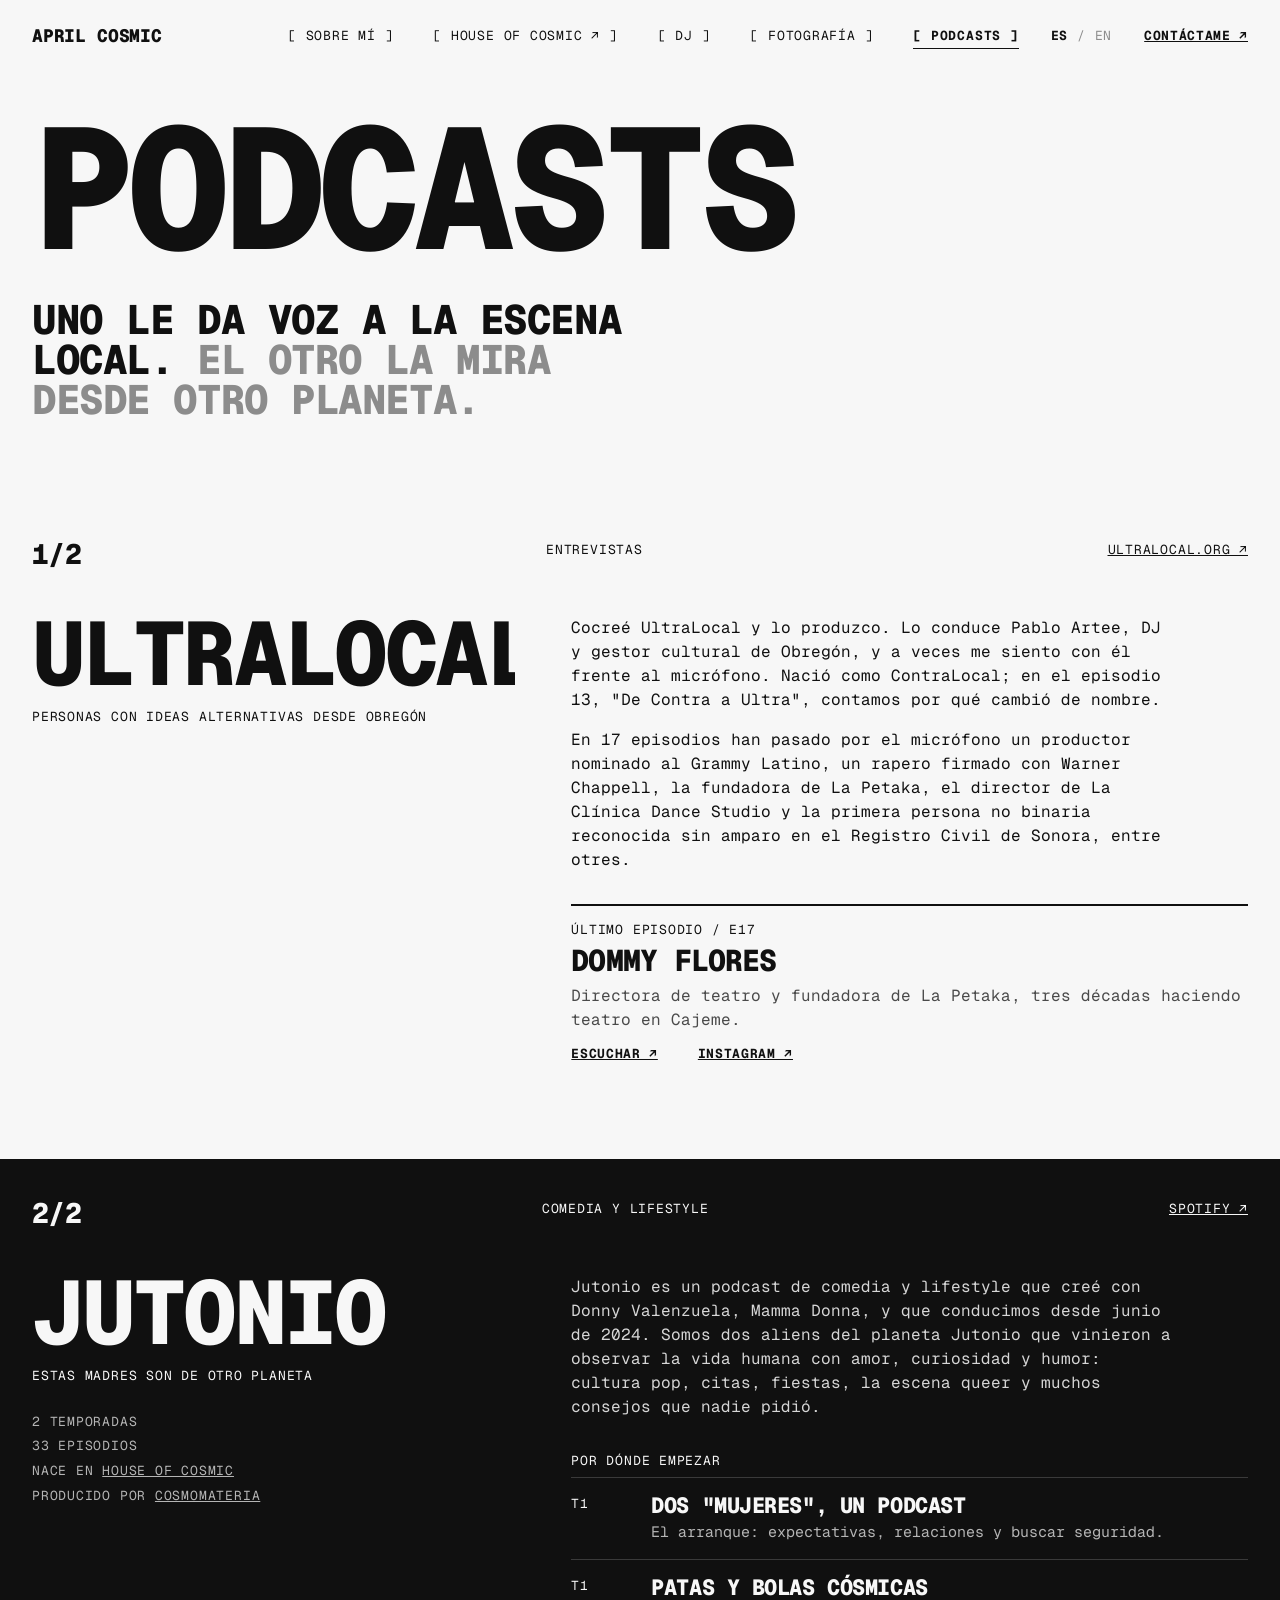
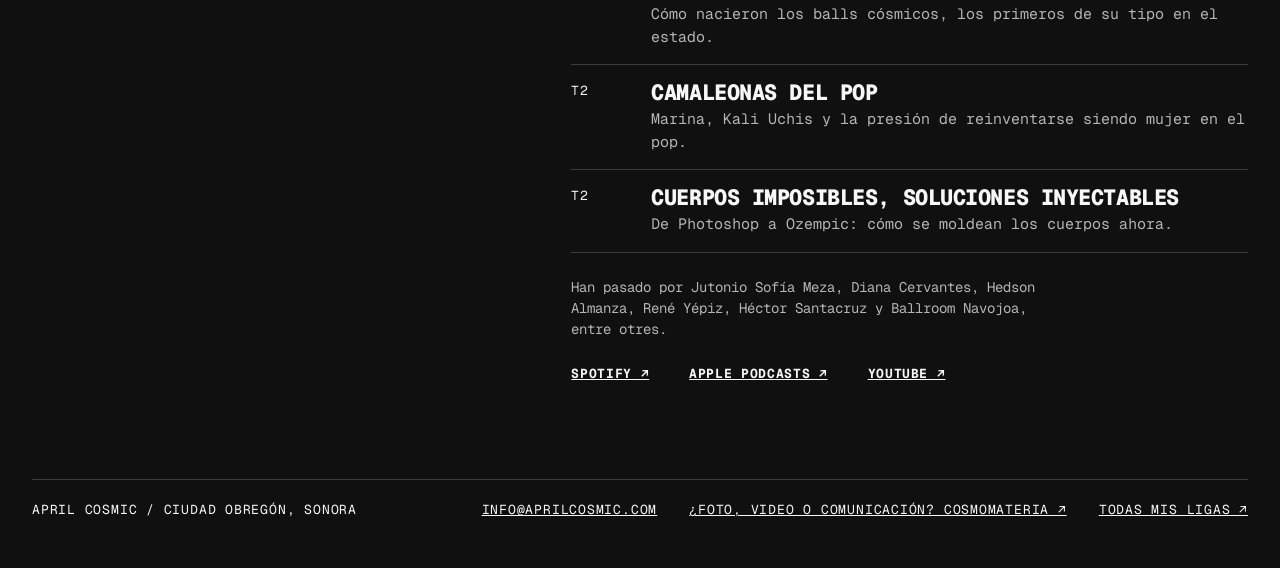
<file: podcasts.html>
<!doctype html>
<html lang="es">
<head>
<meta charset="utf-8">
<meta name="viewport" content="width=device-width, initial-scale=1">
<title>Podcasts · April Cosmic</title>
<meta name="description" content="UltraLocal, entrevistas con la escena de Obregón, y Jutonio, comedia y lifestyle desde otro planeta.">
<link rel="canonical" href="https://aprilcosmic.com/podcasts.html">
<link rel="alternate" hreflang="es" href="https://aprilcosmic.com/podcasts.html">
<link rel="alternate" hreflang="en" href="https://aprilcosmic.com/en/podcasts.html">
<link rel="alternate" hreflang="x-default" href="https://aprilcosmic.com/podcasts.html">
<meta property="og:title" content="Podcasts · April Cosmic">
<meta property="og:description" content="UltraLocal, entrevistas con la escena de Obregón, y Jutonio, comedia y lifestyle desde otro planeta.">
<meta property="og:image" content="https://aprilcosmic.com/assets/img/retrato.jpg">
<meta property="og:locale" content="es_MX">
<meta name="theme-color" content="#F7F7F7">
<link rel="preload" href="assets/fonts/GeistMono-Variable.woff2" as="font" type="font/woff2" crossorigin>
<link rel="stylesheet" href="assets/css/style.css">
<link rel="icon" href="favicon.ico?v=estrella" sizes="any">
<link rel="icon" type="image/png" sizes="32x32" href="favicon-32.png?v=estrella">
<link rel="icon" type="image/png" sizes="192x192" href="favicon-192.png?v=estrella">
<link rel="apple-touch-icon" href="apple-touch-icon.png?v=estrella">
</head>
<body data-base="">
<header class="cabecera">
<div class="barra">
<a class="logo" href="index.html">April Cosmic</a>
<nav class="menu mini" aria-label="Principal">
<a href="sobre-mi.html">[ Sobre mí ]</a>
<a href="https://houseofcosmic.com" target="_blank" rel="noopener">[ House of Cosmic ↗ ]</a>
<a href="dj.html">[ DJ ]</a>
<a href="fotografia.html">[ Fotografía ]</a>
<a href="podcasts.html" aria-current="page">[ Podcasts ]</a>
</nav>
<a class="idioma mini" href="en/podcasts.html" hreflang="en" lang="en" data-idioma="en" aria-label="View in English"><span class="actual">ES</span> / EN</a>
<a class="liga" href="contacto.html">Contáctame ↗</a>
</div>
</header>
<main>

<section class="portada">
<h1 class="gigante"><span class="linea-mascara"><span>Podcasts</span></span></h1>
<p class="media revelar" data-retraso="1" style="max-width:26ch;margin-top:40px">Uno le da voz a la escena local. <span class="gris">El otro la mira desde otro planeta.</span></p>
</section>

<section class="seccion">
<div class="contador mini revelar"><span class="num">1/2</span><span>Entrevistas</span><span><a href="https://ultralocal.org/" target="_blank" rel="noopener">ultralocal.org ↗</a></span></div>
<div class="dos">
<div>
<div data-lineas><p class="grande" style="font-size:clamp(48px,7vw,104px);line-height:.84;margin-bottom:16px"><span class="linea-mascara"><span>UltraLocal</span></span></p></div>
<div class="foto portada-pod cortina"><img src="https://i.scdn.co/image/ab6765630000ba8a9eccaa5c5eeac765d0b236fb" alt="Portada del podcast UltraLocal" width="640" height="640" loading="lazy" onerror="this.parentNode.remove()"></div>
<p class="mini revelar">Personas con ideas alternativas desde Obregón</p>
</div>
<div>
<p class="revelar" style="max-width:60ch;margin-bottom:1em">Cocreé UltraLocal y lo produzco. Lo conduce Pablo Artee, DJ y gestor cultural de Obregón, y a veces me siento con él frente al micrófono. Nació como ContraLocal; en el episodio 13, "De Contra a Ultra", contamos por qué cambió de nombre.</p>
<p class="revelar" style="max-width:60ch;margin-bottom:32px">En 17 episodios han pasado por el micrófono un productor nominado al Grammy Latino, un rapero firmado con Warner Chappell, la fundadora de La Petaka, el director de La Clínica Dance Studio y la primera persona no binaria reconocida sin amparo en el Registro Civil de Sonora, entre otres.</p>
<div class="cifra revelar">
<p class="mini" style="margin-bottom:6px">Último episodio / E17</p>
<p class="dato" style="margin-bottom:8px">Dommy Flores</p>
<p class="gris-texto" style="margin-bottom:12px">Directora de teatro y fundadora de La Petaka, tres décadas haciendo teatro en Cajeme.</p>
<div class="ligas-fila liga"><a href="https://ultralocal.org/episodes/e17-dommy-flores/" target="_blank" rel="noopener">Escuchar ↗</a><a href="https://www.instagram.com/ultra__local/" target="_blank" rel="noopener">Instagram ↗</a></div>
</div>
</div>
</div>
</section>

<section class="seccion oscura" style="padding-bottom:48px">
<div class="contador mini revelar"><span class="num">2/2</span><span>Comedia y lifestyle</span><span><a href="https://open.spotify.com/show/7to0cBcpx4GXVjg2qKK5vY" target="_blank" rel="noopener">Spotify ↗</a></span></div>
<div class="dos">
<div>
<div data-lineas><p class="grande" style="font-size:clamp(48px,7vw,104px);line-height:.84;margin-bottom:16px"><span class="linea-mascara"><span>Jutonio</span></span></p></div>
<div class="foto portada-pod cortina"><img src="https://i.scdn.co/image/ab6765630000ba8afb11df99ad1a26cf6d32ae4c" alt="Portada del podcast Jutonio" width="640" height="640" loading="lazy" onerror="this.parentNode.remove()"></div>
<p class="mini revelar" style="margin-bottom:24px">Estas madres son de otro planeta</p>
<p class="mini suave revelar" style="line-height:1.9">2 temporadas<br>33 episodios<br>Nace en <a href="https://houseofcosmic.com" target="_blank" rel="noopener">House of Cosmic</a><br>Producido por <a href="https://cosmomateria.com" target="_blank" rel="noopener">CosmoMateria</a></p>
</div>
<div>
<p class="revelar" style="max-width:60ch;margin-bottom:32px;color:#D6D6D6">Jutonio es un podcast de comedia y lifestyle que creé con Donny Valenzuela, Mamma Donna, y que conducimos desde junio de 2024. Somos dos aliens del planeta Jutonio que vinieron a observar la vida humana con amor, curiosidad y humor: cultura pop, citas, fiestas, la escena queer y muchos consejos que nadie pidió.</p>
<p class="mini revelar" style="margin-bottom:6px">Por dónde empezar</p>
<div>
<div class="ep revelar"><span class="mini">T1</span><div><b>Dos "Mujeres", Un Podcast</b><span class="desc">El arranque: expectativas, relaciones y buscar seguridad.</span></div></div>
<div class="ep revelar"><span class="mini">T1</span><div><b>Patas y Bolas Cósmicas</b><span class="desc">Cómo nacieron los balls cósmicos, los primeros de su tipo en el estado.</span></div></div>
<div class="ep revelar"><span class="mini">T2</span><div><b>Camaleonas del Pop</b><span class="desc">Marina, Kali Uchis y la presión de reinventarse siendo mujer en el pop.</span></div></div>
<div class="ep revelar"><span class="mini">T2</span><div><b>Cuerpos Imposibles, Soluciones Inyectables</b><span class="desc">De Photoshop a Ozempic: cómo se moldean los cuerpos ahora.</span></div></div>
</div>
<p class="suave revelar" style="font-size:14px;margin:24px 0;max-width:60ch">Han pasado por Jutonio Sofía Meza, Diana Cervantes, Hedson Almanza, René Yépiz, Héctor Santacruz y Ballroom Navojoa, entre otres.</p>
<div class="ligas-fila liga revelar"><a href="https://open.spotify.com/show/7to0cBcpx4GXVjg2qKK5vY" target="_blank" rel="noopener">Spotify ↗</a><a href="https://podcasts.apple.com/us/podcast/id1750629116" target="_blank" rel="noopener">Apple Podcasts ↗</a><a href="https://www.youtube.com/@houseofcosmic" target="_blank" rel="noopener">YouTube ↗</a></div>
</div>
</div>
<div class="pie mini">
<span>April Cosmic / Ciudad Obregón, Sonora</span>
<a class="mini" href="mailto:info@aprilcosmic.com">info@aprilcosmic.com</a>
<a class="mini" href="https://cosmomateria.com" target="_blank" rel="noopener">¿Foto, video o comunicación? CosmoMateria ↗</a>
<a class="mini" href="https://linktr.ee/aprilcosmic" target="_blank" rel="noopener">Todas mis ligas ↗</a>
</div>
</section>
</main>
<script src="assets/js/main.js" defer></script>
</body>
</html>
</file>
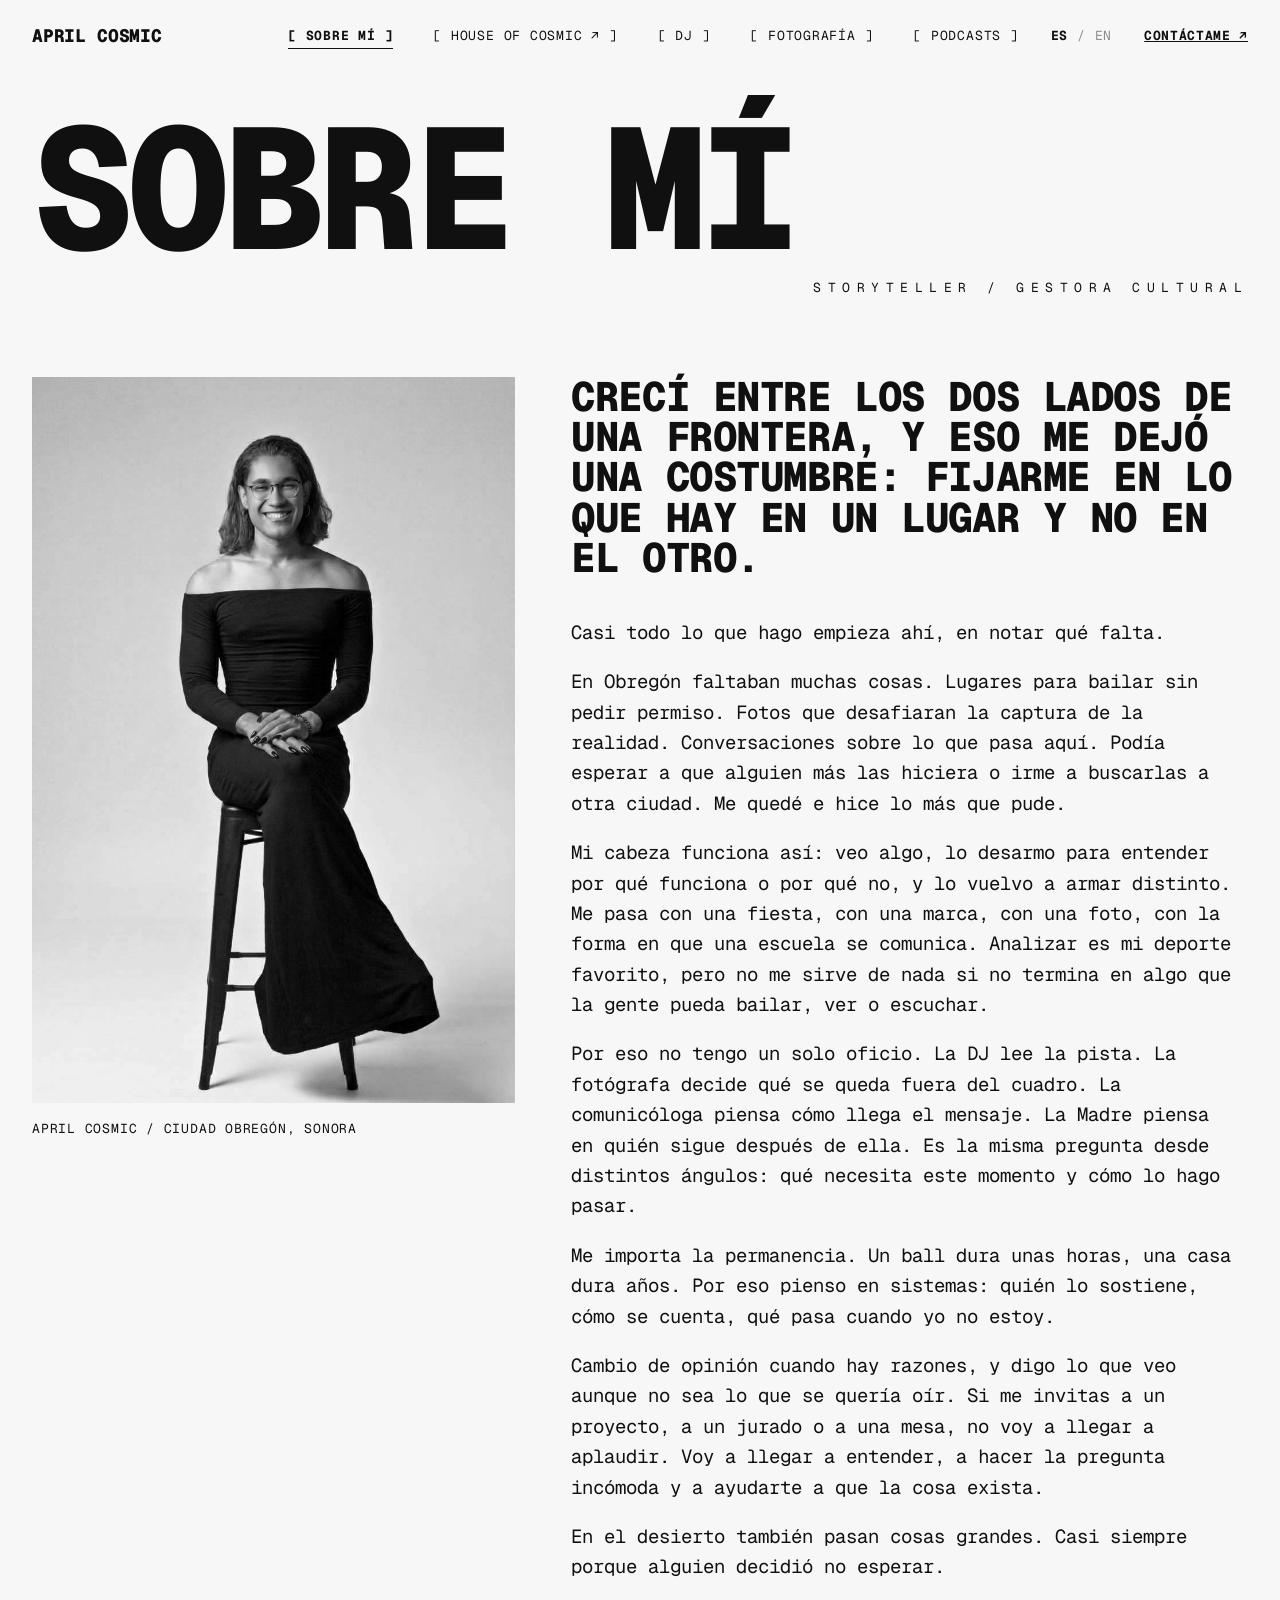
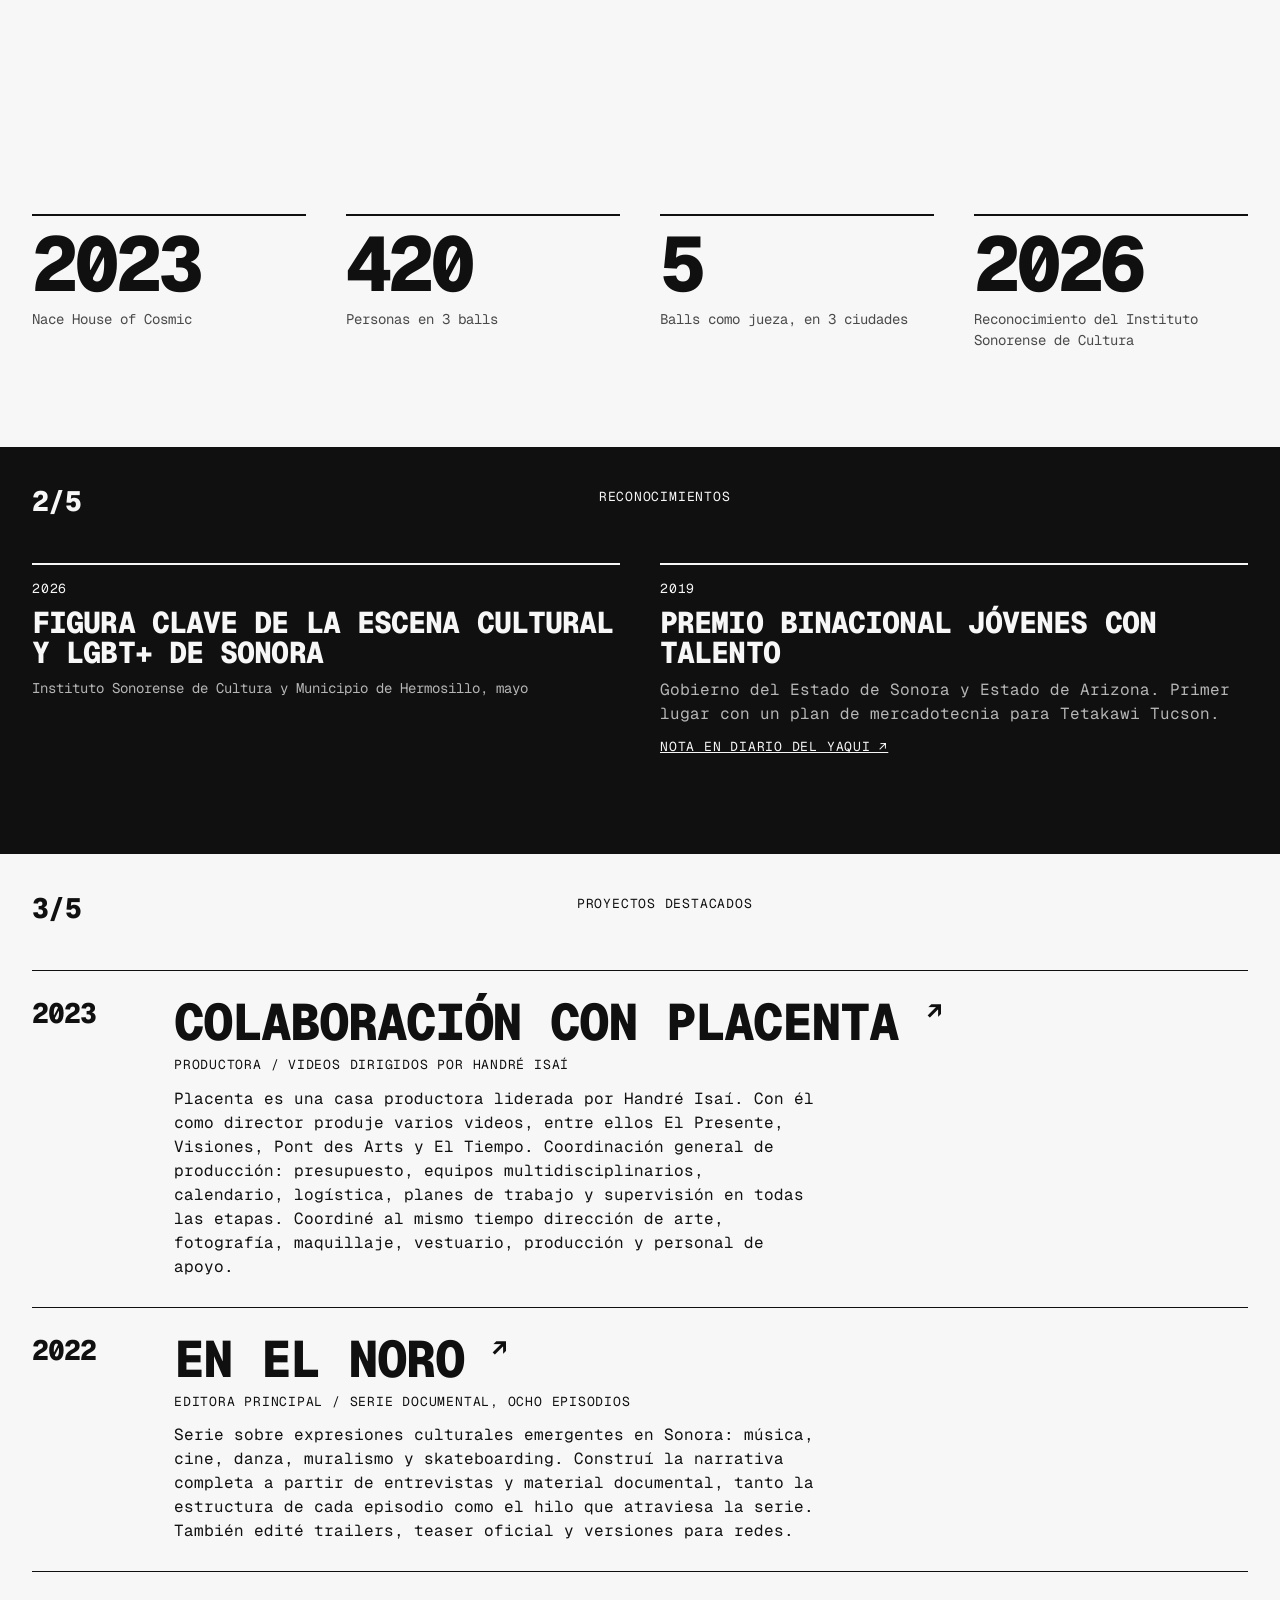
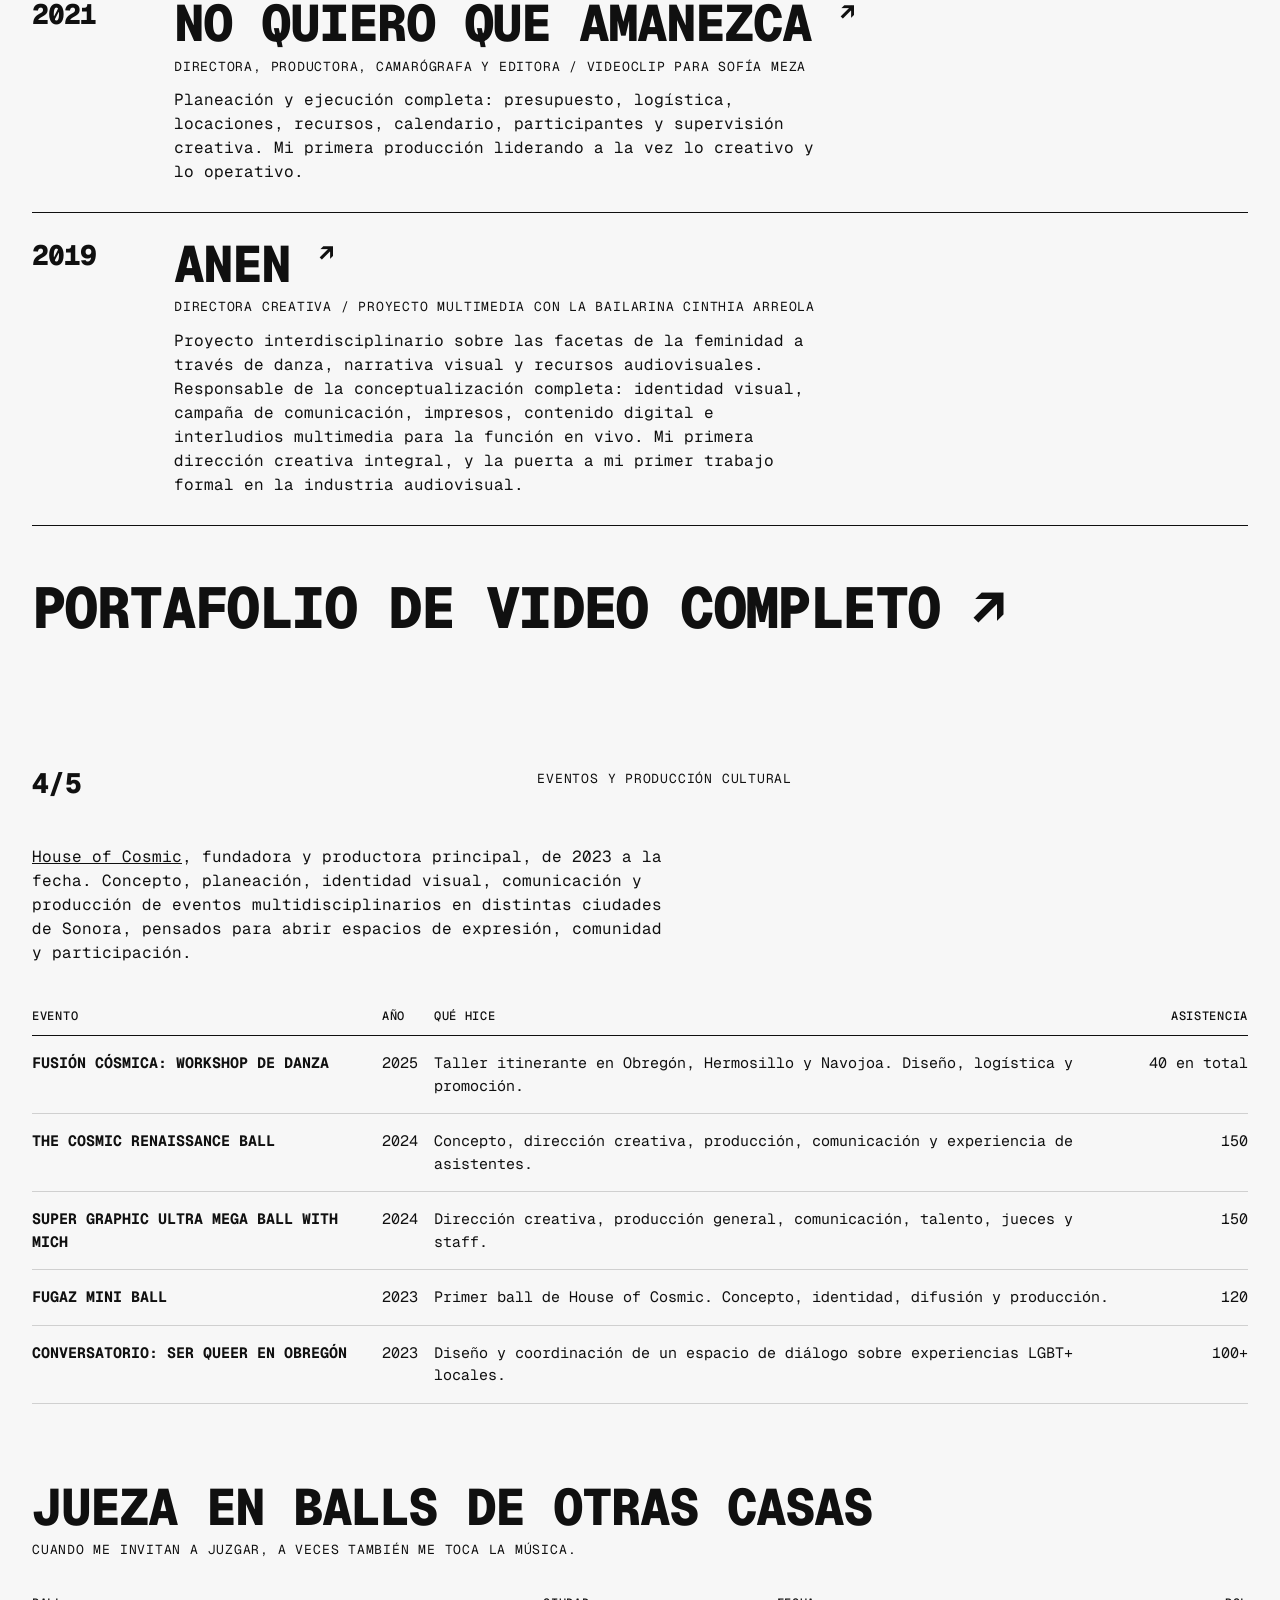
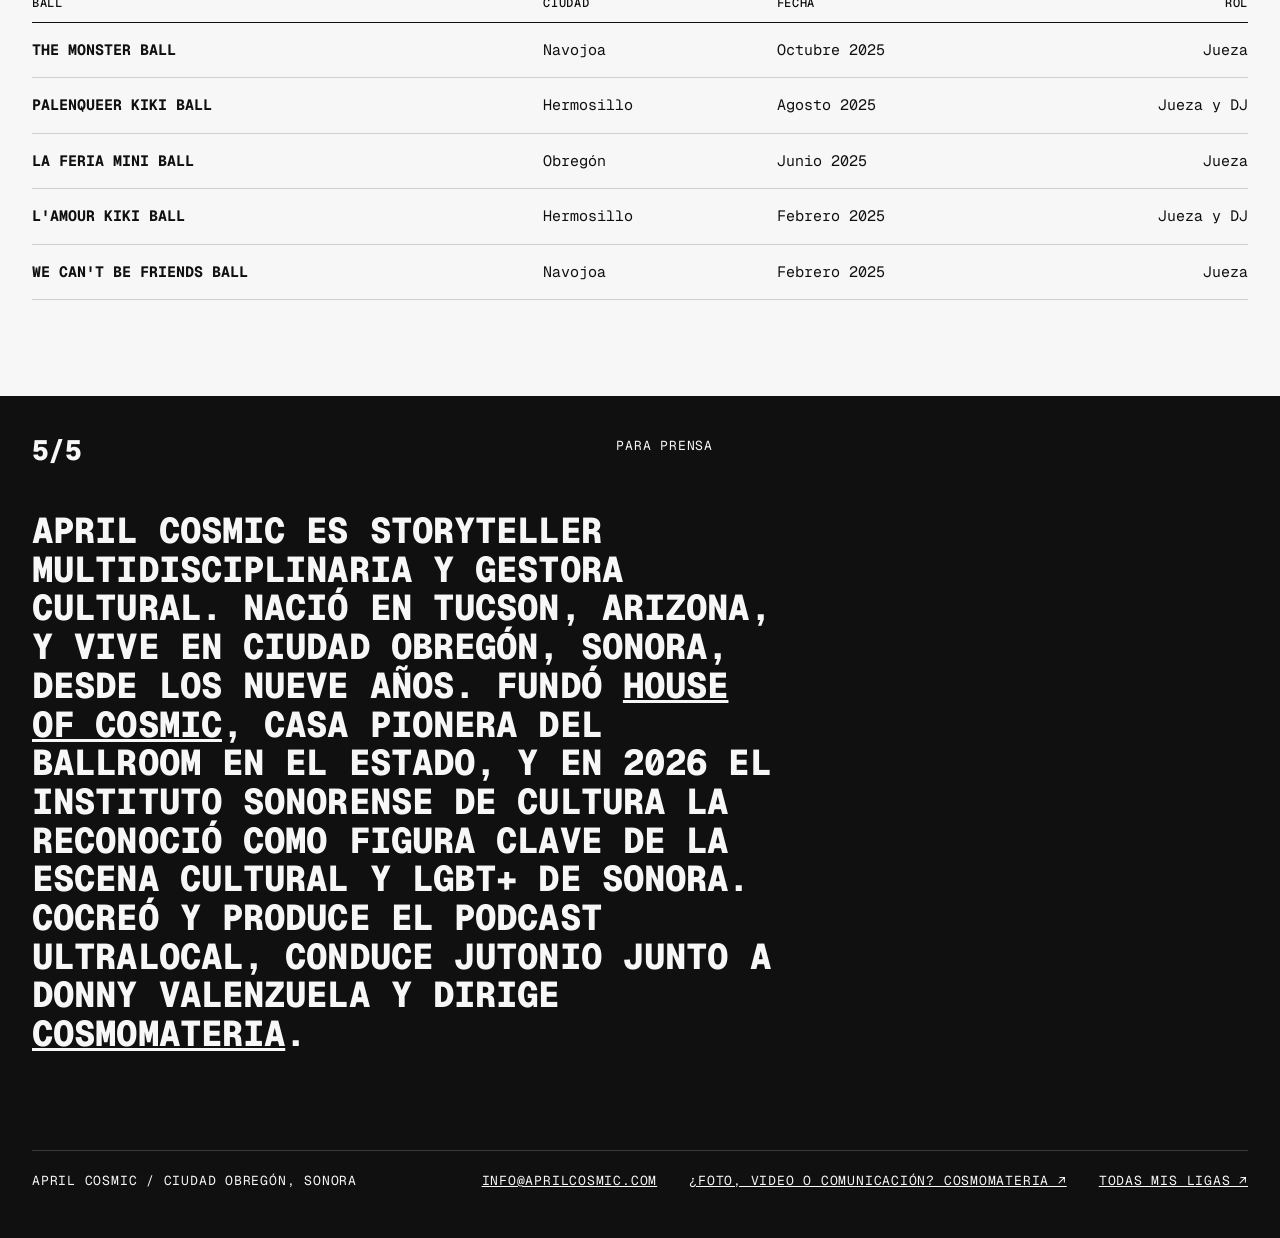
<file: sobre-mi.html>
<!doctype html>
<html lang="es">
<head>
<meta charset="utf-8">
<meta name="viewport" content="width=device-width, initial-scale=1">
<title>Sobre mí · April Cosmic</title>
<meta name="description" content="Crecí entre los dos lados de una frontera. Storyteller multidisciplinaria, gestora cultural y Madre de House of Cosmic.">
<link rel="canonical" href="https://aprilcosmic.com/sobre-mi.html">
<link rel="alternate" hreflang="es" href="https://aprilcosmic.com/sobre-mi.html">
<link rel="alternate" hreflang="en" href="https://aprilcosmic.com/en/sobre-mi.html">
<link rel="alternate" hreflang="x-default" href="https://aprilcosmic.com/sobre-mi.html">
<meta property="og:title" content="Sobre mí · April Cosmic">
<meta property="og:description" content="Crecí entre los dos lados de una frontera. Storyteller multidisciplinaria, gestora cultural y Madre de House of Cosmic.">
<meta property="og:image" content="https://aprilcosmic.com/assets/img/retrato.jpg">
<meta property="og:locale" content="es_MX">
<meta name="theme-color" content="#F7F7F7">
<link rel="preload" href="assets/fonts/GeistMono-Variable.woff2" as="font" type="font/woff2" crossorigin>
<link rel="stylesheet" href="assets/css/style.css">
<link rel="icon" href="favicon.ico?v=estrella" sizes="any">
<link rel="icon" type="image/png" sizes="32x32" href="favicon-32.png?v=estrella">
<link rel="icon" type="image/png" sizes="192x192" href="favicon-192.png?v=estrella">
<link rel="apple-touch-icon" href="apple-touch-icon.png?v=estrella">
</head>
<body data-base="">
<header class="cabecera">
<div class="barra">
<a class="logo" href="index.html">April Cosmic</a>
<nav class="menu mini" aria-label="Principal">
<a href="sobre-mi.html" aria-current="page">[ Sobre mí ]</a>
<a href="https://houseofcosmic.com" target="_blank" rel="noopener">[ House of Cosmic ↗ ]</a>
<a href="dj.html">[ DJ ]</a>
<a href="fotografia.html">[ Fotografía ]</a>
<a href="podcasts.html">[ Podcasts ]</a>
</nav>
<a class="idioma mini" href="en/sobre-mi.html" hreflang="en" lang="en" data-idioma="en" aria-label="View in English"><span class="actual">ES</span> / EN</a>
<a class="liga" href="contacto.html">Contáctame ↗</a>
</div>
</header>
<main data-contar>

<section class="portada">
<h1 class="gigante"><span class="linea-mascara"><span>Sobre mí</span></span></h1>
<p class="espaciado ubicacion revelar" data-retraso="2" style="margin-bottom:0">Storyteller / Gestora cultural</p>
</section>

<section class="seccion" style="padding-top:0">
<div class="dos">
<div class="fija">
<div class="foto cortina" style="aspect-ratio:842/1264"><img src="assets/img/sobre-mi.jpg" alt="Retrato de April Cosmic sonriendo, sentada en un banco negro, con cabello rojo, lentes y vestido negro largo de hombros descubiertos" width="842" height="1264"></div>
<p class="mini" style="margin-top:16px">April Cosmic / Ciudad Obregón, Sonora</p>
</div>
<div class="ensayo">
<p class="media revelar">Crecí entre los dos lados de una frontera, y eso me dejó una costumbre: fijarme en lo que hay en un lugar y no en el otro.</p>
<p class="revelar">Casi todo lo que hago empieza ahí, en notar qué falta.</p>
<p class="revelar">En Obregón faltaban muchas cosas. Lugares para bailar sin pedir permiso. Fotos que desafiaran la captura de la realidad. Conversaciones sobre lo que pasa aquí. Podía esperar a que alguien más las hiciera o irme a buscarlas a otra ciudad. Me quedé e hice lo más que pude.</p>
<p class="revelar">Mi cabeza funciona así: veo algo, lo desarmo para entender por qué funciona o por qué no, y lo vuelvo a armar distinto. Me pasa con una fiesta, con una marca, con una foto, con la forma en que una escuela se comunica. Analizar es mi deporte favorito, pero no me sirve de nada si no termina en algo que la gente pueda bailar, ver o escuchar.</p>
<p class="revelar">Por eso no tengo un solo oficio. La DJ lee la pista. La fotógrafa decide qué se queda fuera del cuadro. La comunicóloga piensa cómo llega el mensaje. La Madre piensa en quién sigue después de ella. Es la misma pregunta desde distintos ángulos: qué necesita este momento y cómo lo hago pasar.</p>
<p class="revelar">Me importa la permanencia. Un ball dura unas horas, una casa dura años. Por eso pienso en sistemas: quién lo sostiene, cómo se cuenta, qué pasa cuando yo no estoy.</p>
<p class="revelar">Cambio de opinión cuando hay razones, y digo lo que veo aunque no sea lo que se quería oír. Si me invitas a un proyecto, a un jurado o a una mesa, no voy a llegar a aplaudir. Voy a llegar a entender, a hacer la pregunta incómoda y a ayudarte a que la cosa exista.</p>
<p class="revelar">En el desierto también pasan cosas grandes. Casi siempre porque alguien decidió no esperar.</p>
</div>
</div>
</section>

<section class="seccion">
<div class="contador mini revelar"><span class="num">1/5</span><span>En números</span><span></span></div>
<div class="cuadricula">
<div class="cifra revelar"><p class="dato numero">2023</p><p class="gris-texto">Nace House of Cosmic</p></div>
<div class="cifra revelar" data-retraso="1"><p class="dato numero">420</p><p class="gris-texto">Personas en 3 balls</p></div>
<div class="cifra revelar" data-retraso="2"><p class="dato numero">5</p><p class="gris-texto">Balls como jueza, en 3 ciudades</p></div>
<div class="cifra revelar" data-retraso="3"><p class="dato numero">2026</p><p class="gris-texto">Reconocimiento del Instituto Sonorense de Cultura</p></div>
</div>
</section>

<section class="seccion oscura">
<div class="contador mini revelar"><span class="num">1/4</span><span>Reconocimientos</span><span></span></div>
<div class="cuadricula">
<div class="cifra revelar"><p class="mini" style="margin-bottom:10px">2026</p><p class="dato">Figura Clave de la Escena Cultural y LGBT+ de Sonora</p><p class="suave">Instituto Sonorense de Cultura y Municipio de Hermosillo, mayo</p></div>
<div class="cifra revelar" data-retraso="1"><p class="mini" style="margin-bottom:10px">2019</p><p class="dato">Premio Binacional Jóvenes con Talento</p><p class="suave" style="margin-bottom:8px">Gobierno del Estado de Sonora y Estado de Arizona. Primer lugar con un plan de mercadotecnia para Tetakawi Tucson.</p><a class="mini" href="https://diariodelyaqui.mx/ciudadobregon/alumnos-de-ulsa-noroeste-ganan-en-jovenes-con-talento/15232" target="_blank" rel="noopener">Nota en Diario del Yaqui ↗</a></div>
</div>
</section>

<section class="seccion">
<div class="contador mini revelar"><span class="num">2/4</span><span>Proyectos destacados</span><span></span></div>
<div>
<div class="entrada revelar"><p class="anio">2023</p><div><p class="proyecto"><a href="https://youtu.be/15wipv6elyI" target="_blank" rel="noopener">Colaboración con Placenta <span class="flecha">↗</span></a></p><p class="mini rol">Productora / Videos dirigidos por Handré Isaí</p><p>Placenta es una casa productora liderada por Handré Isaí. Con él como director produje varios videos, entre ellos El Presente, Visiones, Pont des Arts y El Tiempo. Coordinación general de producción: presupuesto, equipos multidisciplinarios, calendario, logística, planes de trabajo y supervisión en todas las etapas. Coordiné al mismo tiempo dirección de arte, fotografía, maquillaje, vestuario, producción y personal de apoyo.</p></div></div>
<div class="entrada revelar"><p class="anio">2022</p><div><p class="proyecto"><a href="https://youtu.be/h6rQZhgmfvs" target="_blank" rel="noopener">En El Noro <span class="flecha">↗</span></a></p><p class="mini rol">Editora principal / Serie documental, ocho episodios</p><p>Serie sobre expresiones culturales emergentes en Sonora: música, cine, danza, muralismo y skateboarding. Construí la narrativa completa a partir de entrevistas y material documental, tanto la estructura de cada episodio como el hilo que atraviesa la serie. También edité trailers, teaser oficial y versiones para redes.</p></div></div>
<div class="entrada revelar"><p class="anio">2021</p><div><p class="proyecto"><a href="https://youtu.be/_cXVXJhquO4" target="_blank" rel="noopener">No Quiero Que Amanezca <span class="flecha">↗</span></a></p><p class="mini rol">Directora, productora, camarógrafa y editora / Videoclip para Sofía Meza</p><p>Planeación y ejecución completa: presupuesto, logística, locaciones, recursos, calendario, participantes y supervisión creativa. Mi primera producción liderando a la vez lo creativo y lo operativo.</p></div></div>
<div class="entrada revelar"><p class="anio">2019</p><div><p class="proyecto"><a href="https://youtu.be/fG-oUjafalg" target="_blank" rel="noopener">ANEN <span class="flecha">↗</span></a></p><p class="mini rol">Directora creativa / Proyecto multimedia con la bailarina Cinthia Arreola</p><p>Proyecto interdisciplinario sobre las facetas de la feminidad a través de danza, narrativa visual y recursos audiovisuales. Responsable de la conceptualización completa: identidad visual, campaña de comunicación, impresos, contenido digital e interludios multimedia para la función en vivo. Mi primera dirección creativa integral, y la puerta a mi primer trabajo formal en la industria audiovisual.</p></div></div>
</div>
<div data-lineas style="margin-top:56px"><a class="enorme-liga mayus" style="font-size:clamp(28px,4.5vw,64px)" href="https://youtube.com/playlist?list=PLYCYNhSuQBLdg7ltCz6JbbZe3mbqpcZ7b" target="_blank" rel="noopener"><span class="linea-mascara"><span>Portafolio de video completo ↗</span></span></a></div>
</section>

<section class="seccion">
<div class="contador mini revelar"><span class="num">3/4</span><span>Eventos y producción cultural</span><span></span></div>
<p class="revelar" style="max-width:64ch;margin-bottom:32px"><a href="https://houseofcosmic.com" target="_blank" rel="noopener">House of Cosmic</a>, fundadora y productora principal, de 2023 a la fecha. Concepto, planeación, identidad visual, comunicación y producción de eventos multidisciplinarios en distintas ciudades de Sonora, pensados para abrir espacios de expresión, comunidad y participación.</p>
<div class="tabla revelar"><table><thead><tr><th>Evento</th><th>Año</th><th>Qué hice</th><th>Asistencia</th></tr></thead><tbody><tr><td>Fusión Cósmica: Workshop de Danza</td><td>2025</td><td>Taller itinerante en Obregón, Hermosillo y Navojoa. Diseño, logística y promoción.</td><td>40 en total</td></tr><tr><td>The Cosmic Renaissance Ball</td><td>2024</td><td>Concepto, dirección creativa, producción, comunicación y experiencia de asistentes.</td><td>150</td></tr><tr><td>Super Graphic Ultra Mega Ball with Mich</td><td>2024</td><td>Dirección creativa, producción general, comunicación, talento, jueces y staff.</td><td>150</td></tr><tr><td>Fugaz Mini Ball</td><td>2023</td><td>Primer ball de House of Cosmic. Concepto, identidad, difusión y producción.</td><td>120</td></tr><tr><td>Conversatorio: Ser Queer en Obregón</td><td>2023</td><td>Diseño y coordinación de un espacio de diálogo sobre experiencias LGBT+ locales.</td><td>100+</td></tr></tbody></table></div>
<div data-lineas style="margin:80px 0 10px"><p class="proyecto entrada-titulo" style="font-weight:800;font-size:clamp(32px,4vw,56px);line-height:.9;letter-spacing:-.04em;text-transform:uppercase"><span class="linea-mascara"><span>Jueza en balls de otras casas</span></span></p></div>
<p class="mini revelar" style="margin-bottom:24px">Cuando me invitan a juzgar, a veces también me toca la música.</p>
<div class="tabla revelar"><table><thead><tr><th>Ball</th><th>Ciudad</th><th>Fecha</th><th>Rol</th></tr></thead><tbody><tr><td>The Monster Ball</td><td>Navojoa</td><td>Octubre 2025</td><td>Jueza</td></tr><tr><td>Palenqueer Kiki Ball</td><td>Hermosillo</td><td>Agosto 2025</td><td>Jueza y DJ</td></tr><tr><td>La Feria Mini Ball</td><td>Obregón</td><td>Junio 2025</td><td>Jueza</td></tr><tr><td>L'Amour Kiki Ball</td><td>Hermosillo</td><td>Febrero 2025</td><td>Jueza y DJ</td></tr><tr><td>We Can't Be Friends Ball</td><td>Navojoa</td><td>Febrero 2025</td><td>Jueza</td></tr></tbody></table></div>
</section>

<section class="seccion oscura" style="padding-bottom:48px">
<div class="contador mini revelar"><span class="num">4/4</span><span>Para prensa</span><span></span></div>
<p class="prensa revelar">April Cosmic es storyteller multidisciplinaria y gestora cultural. Nació en Tucson, Arizona, y vive en Ciudad Obregón, Sonora, desde los nueve años. Fundó <a href="https://houseofcosmic.com" target="_blank" rel="noopener">House of Cosmic</a>, casa pionera del ballroom en el estado, y en 2026 el Instituto Sonorense de Cultura la reconoció como figura clave de la escena cultural y LGBT+ de Sonora. Cocreó y produce el podcast UltraLocal, conduce Jutonio junto a Donny Valenzuela y dirige <a href="https://cosmomateria.com" target="_blank" rel="noopener">CosmoMateria</a>.</p>
<div class="pie mini">
<span>April Cosmic / Ciudad Obregón, Sonora</span>
<a class="mini" href="mailto:info@aprilcosmic.com">info@aprilcosmic.com</a>
<a class="mini" href="https://cosmomateria.com" target="_blank" rel="noopener">¿Foto, video o comunicación? CosmoMateria ↗</a>
<a class="mini" href="https://linktr.ee/aprilcosmic" target="_blank" rel="noopener">Todas mis ligas ↗</a>
</div>
</section>
</main>
<script src="assets/js/main.js" defer></script>
</body>
</html>
</file>
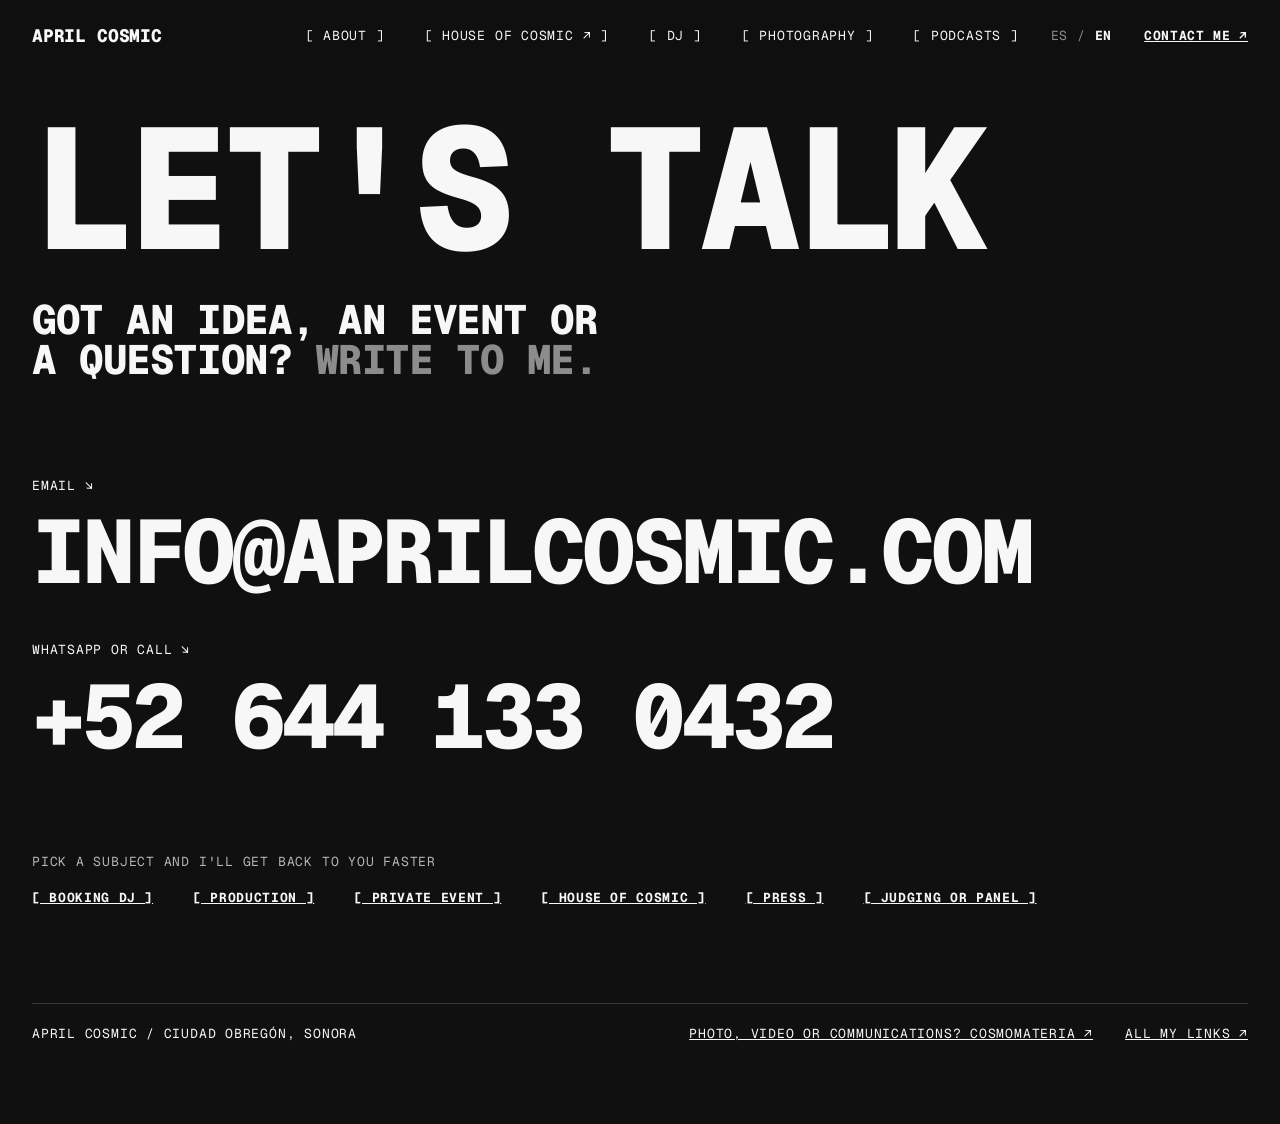
<file: en/contacto.html>
<!doctype html>
<html lang="en">
<head>
<meta charset="utf-8">
<meta name="viewport" content="width=device-width, initial-scale=1">
<title>Contact · April Cosmic</title>
<meta name="description" content="Write to me: info@aprilcosmic.com or WhatsApp +52 644 133 0432.">
<link rel="canonical" href="https://aprilcosmic.com/en/contacto.html">
<link rel="alternate" hreflang="es" href="https://aprilcosmic.com/contacto.html">
<link rel="alternate" hreflang="en" href="https://aprilcosmic.com/en/contacto.html">
<link rel="alternate" hreflang="x-default" href="https://aprilcosmic.com/contacto.html">
<meta property="og:title" content="Contact · April Cosmic">
<meta property="og:description" content="Write to me: info@aprilcosmic.com or WhatsApp +52 644 133 0432.">
<meta property="og:image" content="https://aprilcosmic.com/assets/img/retrato.jpg">
<meta property="og:locale" content="en_US">
<meta name="theme-color" content="#101010">
<link rel="preload" href="../assets/fonts/GeistMono-Variable.woff2" as="font" type="font/woff2" crossorigin>
<link rel="stylesheet" href="../assets/css/style.css">
<link rel="icon" href="../favicon.ico?v=estrella" sizes="any">
<link rel="icon" type="image/png" sizes="32x32" href="../favicon-32.png?v=estrella">
<link rel="icon" type="image/png" sizes="192x192" href="../favicon-192.png?v=estrella">
<link rel="apple-touch-icon" href="../apple-touch-icon.png?v=estrella">
</head>
<body class="oscuro" data-base="../">
<header class="cabecera">
<div class="barra">
<a class="logo" href="index.html">April Cosmic</a>
<nav class="menu mini" aria-label="Main">
<a href="sobre-mi.html">[ About ]</a>
<a href="https://houseofcosmic.com" target="_blank" rel="noopener">[ House of Cosmic ↗ ]</a>
<a href="dj.html">[ DJ ]</a>
<a href="fotografia.html">[ Photography ]</a>
<a href="podcasts.html">[ Podcasts ]</a>
</nav>
<a class="idioma mini" href="../contacto.html" hreflang="es" lang="es" data-idioma="es" aria-label="Ver en español">ES / <span class="actual">EN</span></a>
<a class="liga" href="contacto.html" aria-current="page">Contact me ↗</a>
</div>
</header>
<main>

<section class="portada">
<h1 class="gigante"><span class="linea-mascara"><span>Let's talk</span></span></h1>
<p class="media revelar" data-retraso="1" style="max-width:24ch;margin:40px 0 96px">Got an idea, an event or a question? <span class="gris">Write to me.</span></p>
<p class="mini revelar" style="margin-bottom:16px">Email ↘</p>
<div data-lineas><a class="enorme-liga mayus" href="mailto:info@aprilcosmic.com"><span class="linea-mascara"><span>info@aprilcosmic.com</span></span></a></div>
<p class="mini revelar" style="margin:48px 0 16px">WhatsApp or call ↘</p>
<div data-lineas><a class="enorme-liga" href="https://wa.me/526441330432" target="_blank" rel="noopener"><span class="linea-mascara"><span>+52 644 133 0432</span></span></a></div>
<p class="mini suave revelar" style="margin:96px 0 16px;color:var(--gris-claro)">Pick a subject and I'll get back to you faster</p>
<div class="ligas-fila liga revelar">
<a href="mailto:info@aprilcosmic.com?subject=Booking%20DJ">[ Booking DJ ]</a>
<a href="mailto:info@aprilcosmic.com?subject=Production">[ Production ]</a>
<a href="mailto:info@aprilcosmic.com?subject=Private%20event">[ Private event ]</a>
<a href="mailto:info@aprilcosmic.com?subject=House%20of%20Cosmic">[ House of Cosmic ]</a>
<a href="mailto:info@aprilcosmic.com?subject=Press">[ Press ]</a>
<a href="mailto:info@aprilcosmic.com?subject=Judging%20or%20panel">[ Judging or panel ]</a>
</div>
<div style="margin-top:24px"><div class="pie mini">
<span>April Cosmic / Ciudad Obregón, Sonora</span>
<a class="mini" href="https://cosmomateria.com" target="_blank" rel="noopener">Photo, video or communications? CosmoMateria ↗</a>
<a class="mini" href="https://linktr.ee/aprilcosmic" target="_blank" rel="noopener">All my links ↗</a>
</div></div>
</section>
</main>
<script src="../assets/js/main.js" defer></script>
</body>
</html>
</file>
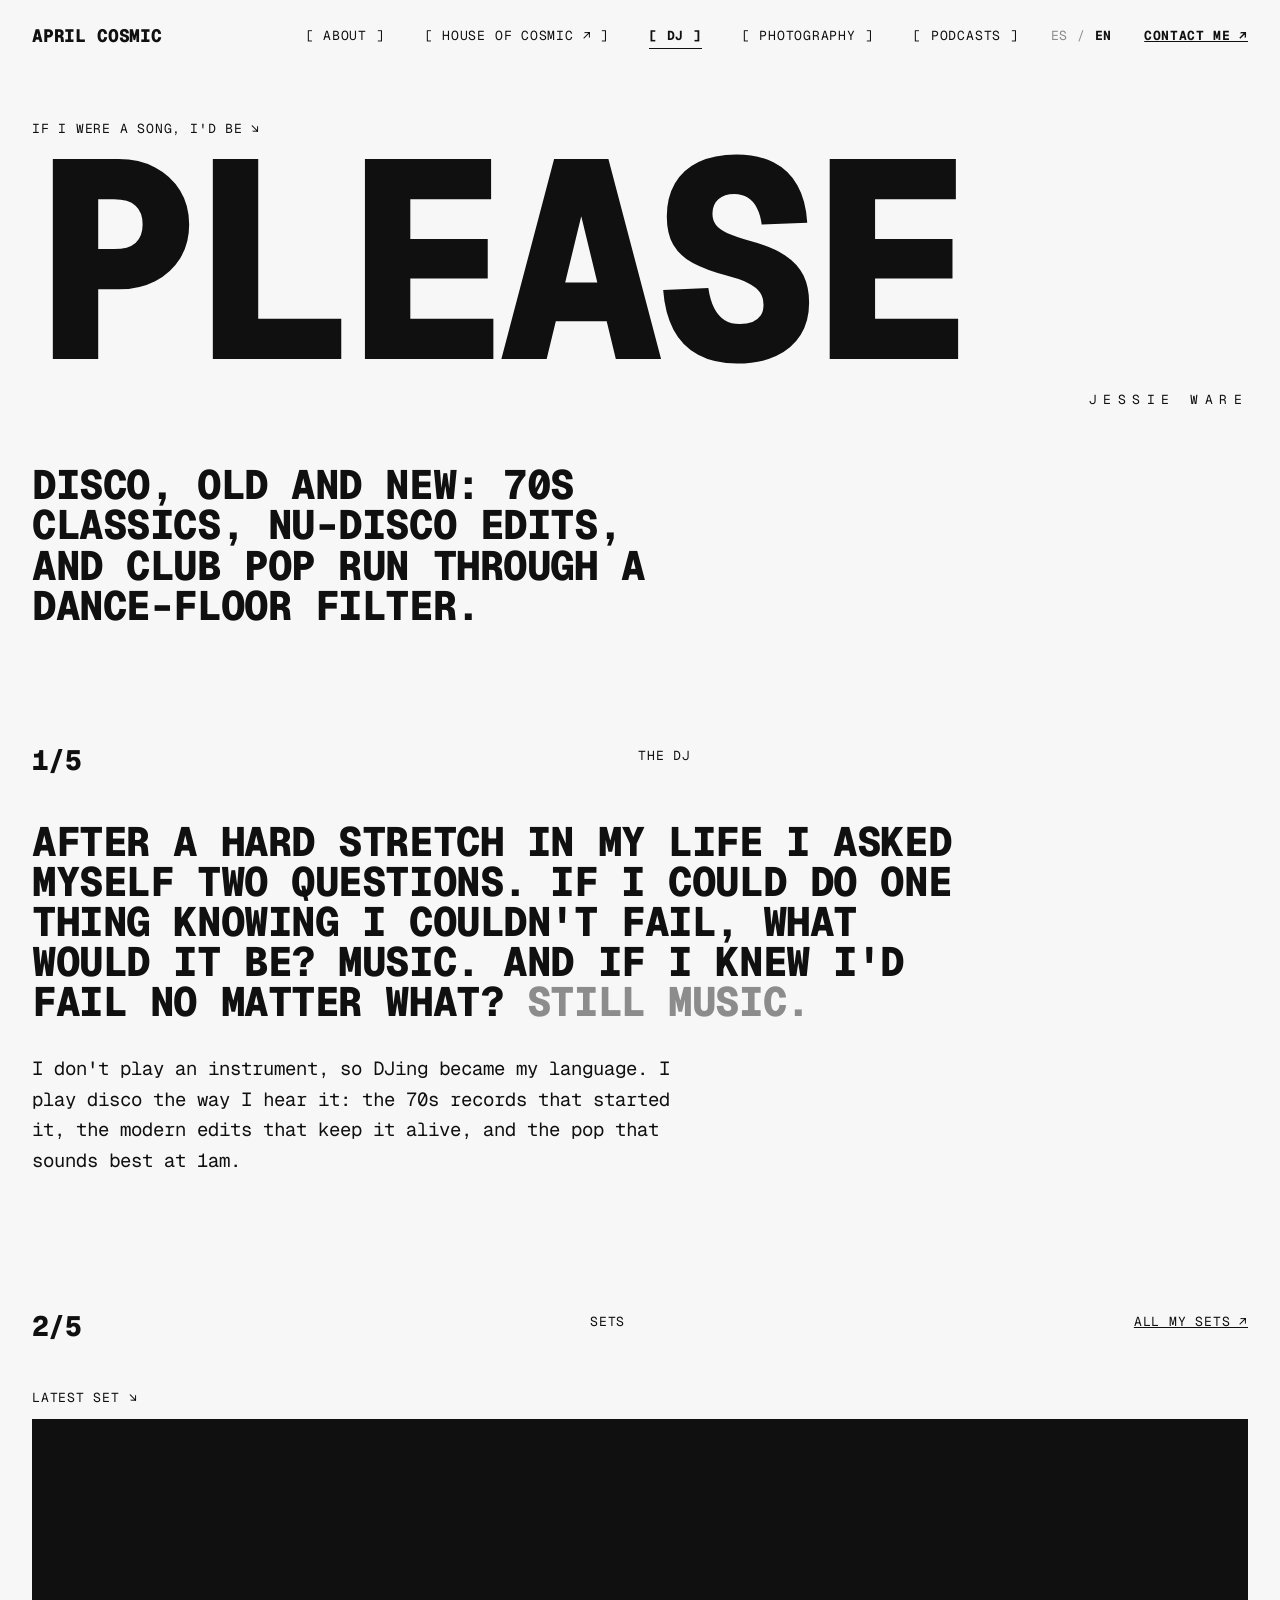
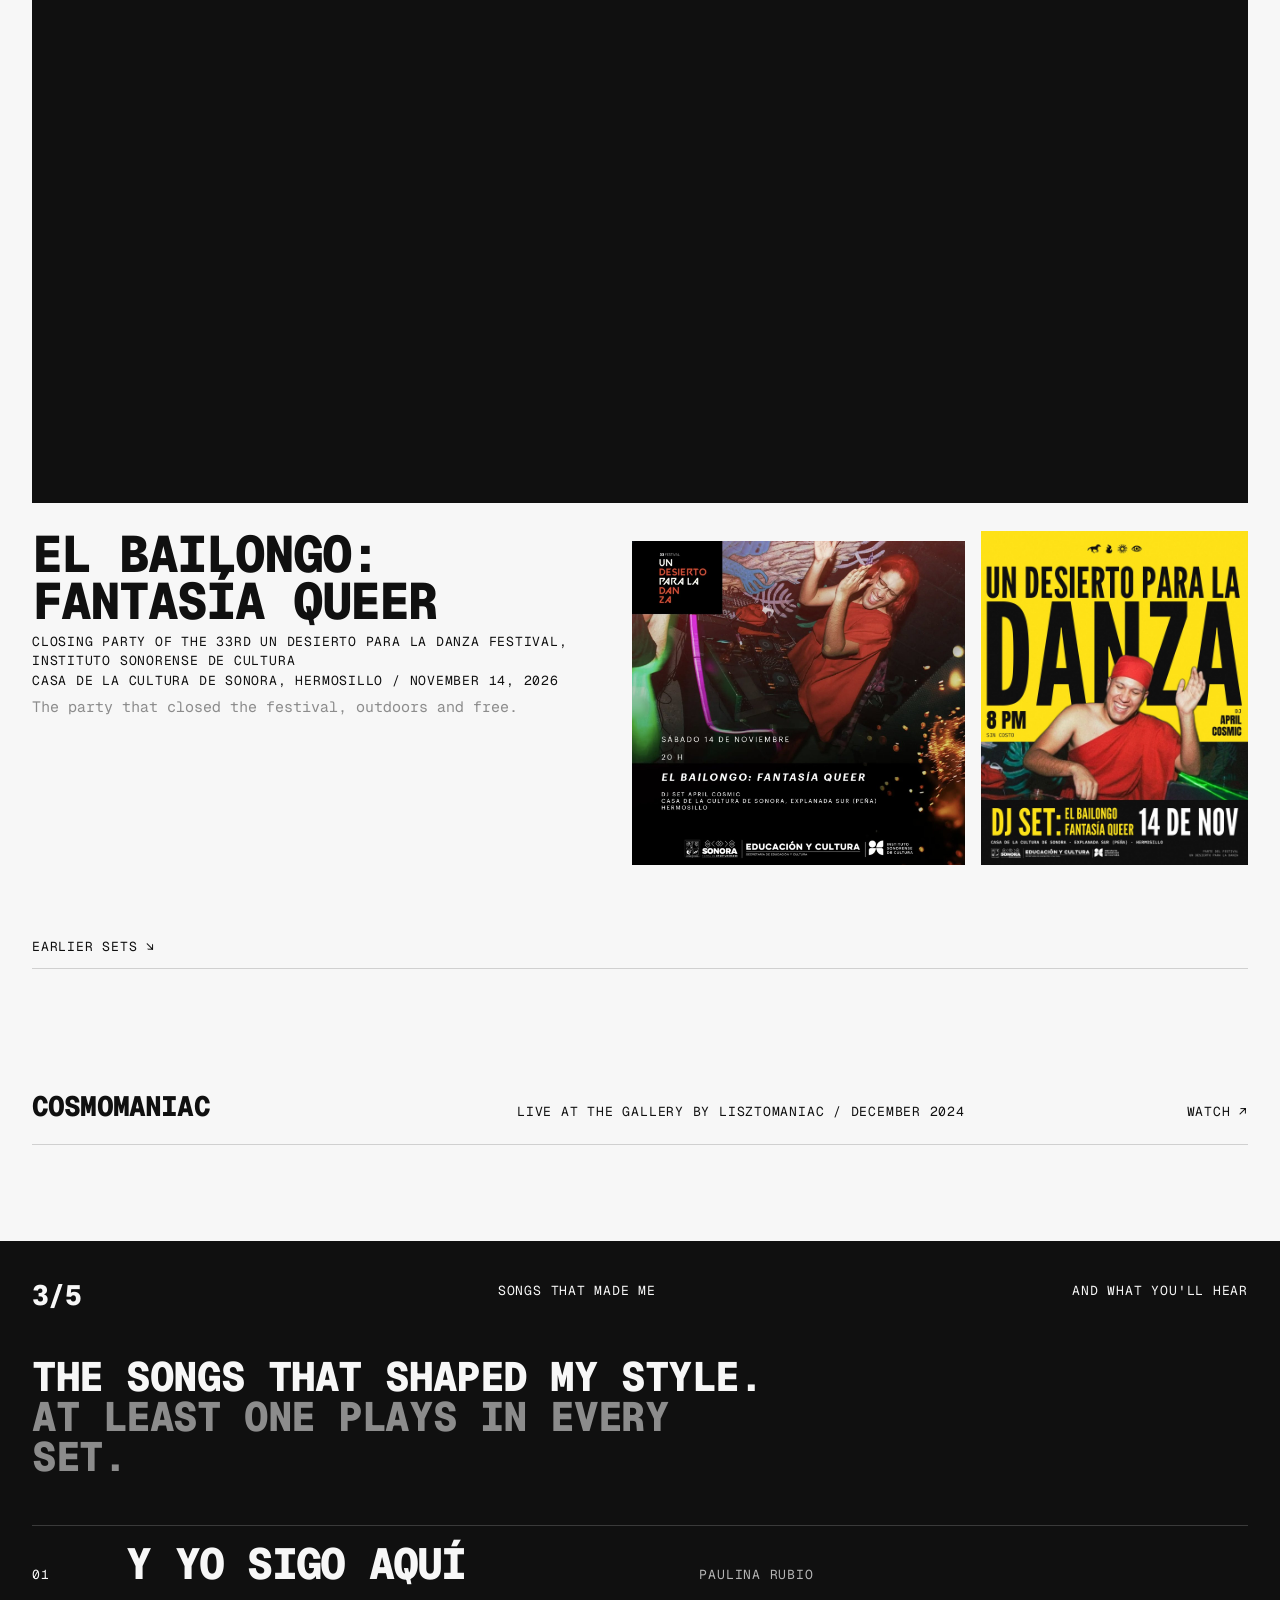
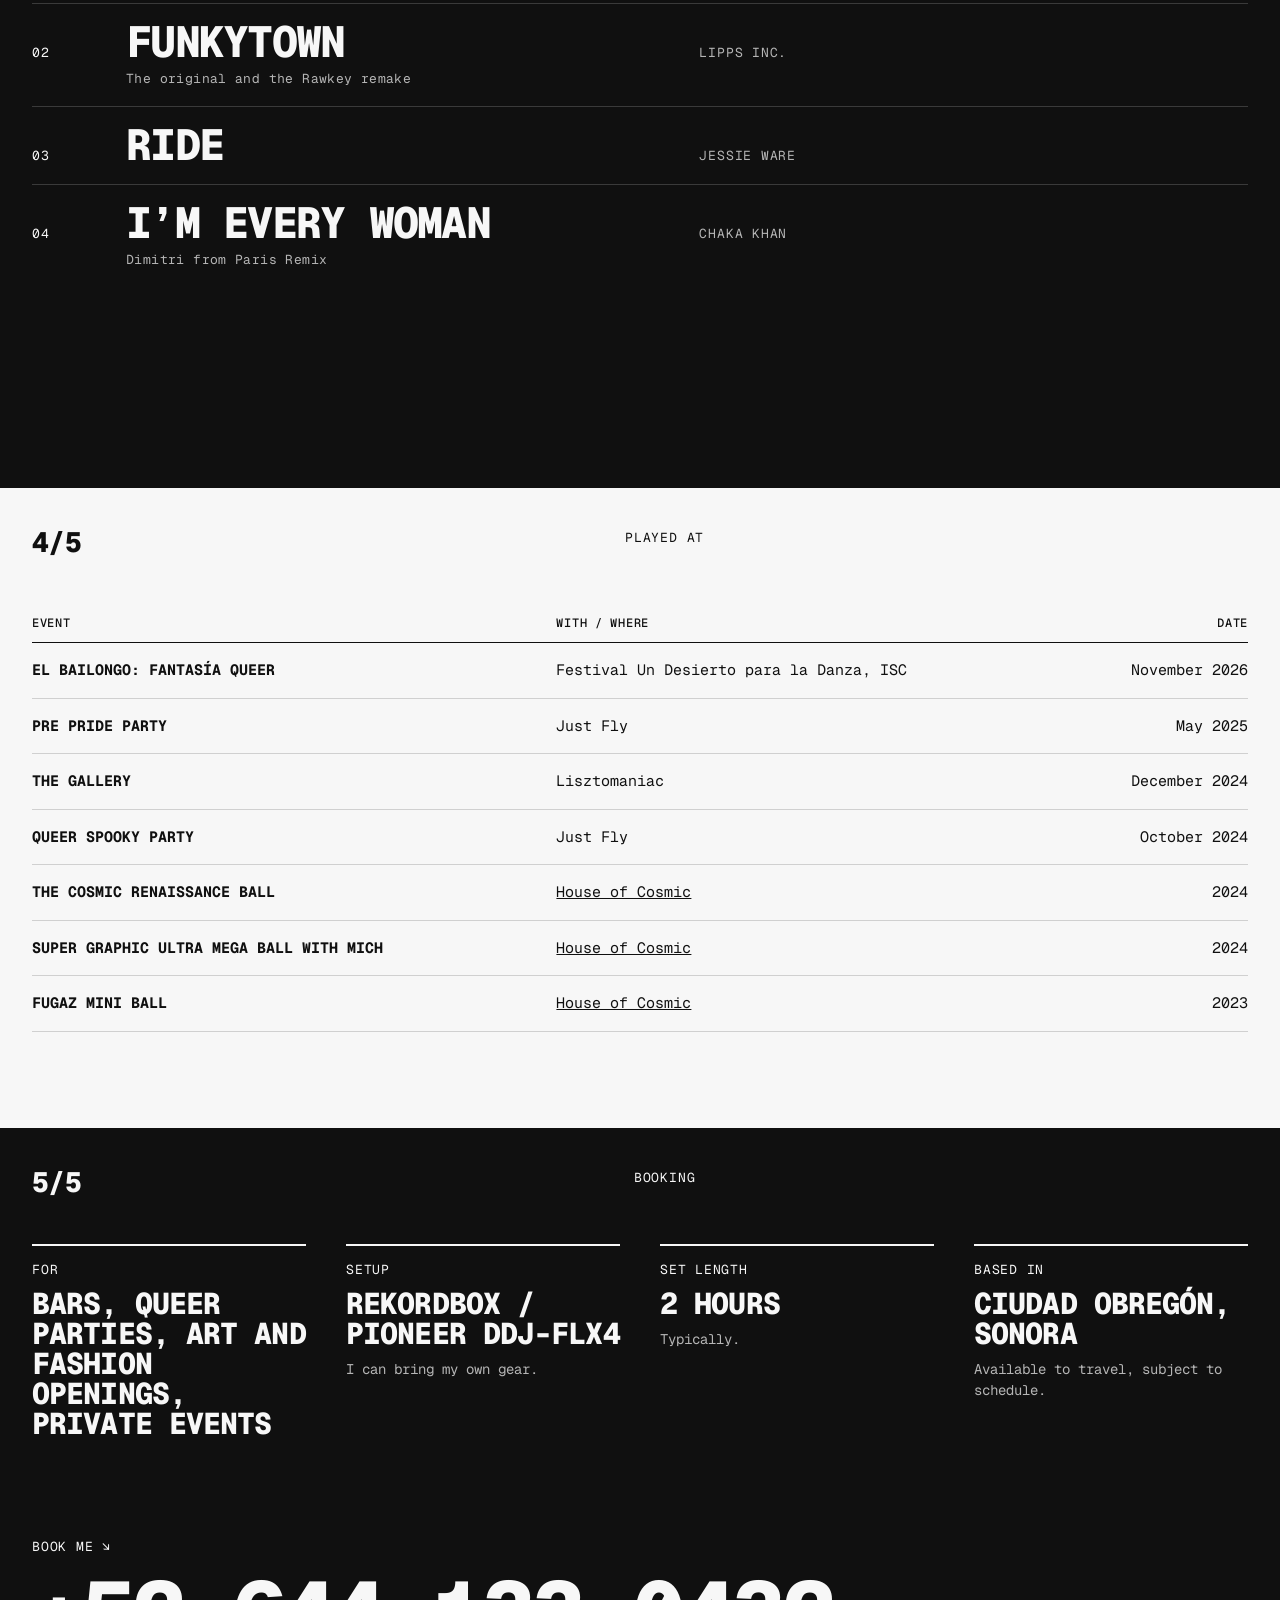
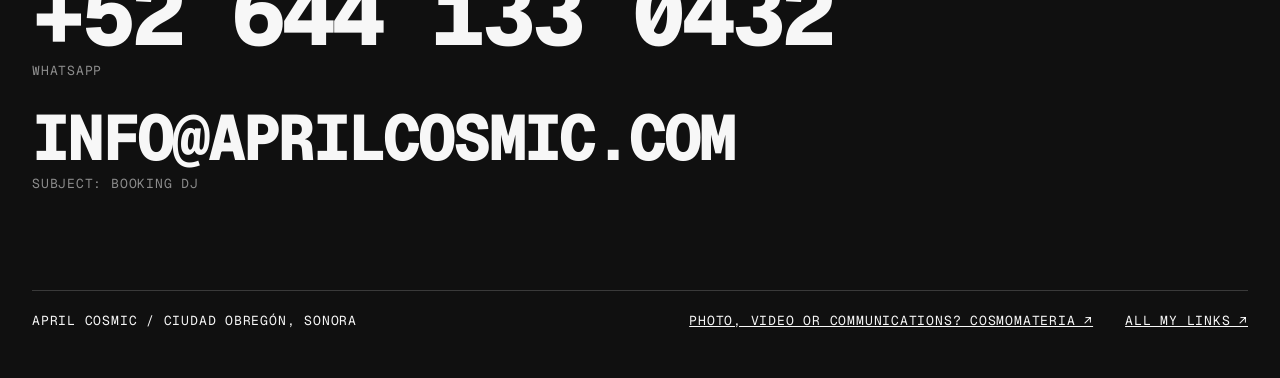
<file: en/dj.html>
<!doctype html>
<html lang="en">
<head>
<meta charset="utf-8">
<meta name="viewport" content="width=device-width, initial-scale=1">
<title>DJ · April Cosmic</title>
<meta name="description" content="Disco, old and new: 70s classics, nu-disco edits, and club pop run through a dance-floor filter.">
<link rel="canonical" href="https://aprilcosmic.com/en/dj.html">
<link rel="alternate" hreflang="es" href="https://aprilcosmic.com/dj.html">
<link rel="alternate" hreflang="en" href="https://aprilcosmic.com/en/dj.html">
<link rel="alternate" hreflang="x-default" href="https://aprilcosmic.com/dj.html">
<meta property="og:title" content="DJ · April Cosmic">
<meta property="og:description" content="Disco, old and new: 70s classics, nu-disco edits, and club pop run through a dance-floor filter.">
<meta property="og:image" content="https://aprilcosmic.com/assets/img/retrato.jpg">
<meta property="og:locale" content="en_US">
<meta name="theme-color" content="#F7F7F7">
<link rel="preload" href="../assets/fonts/GeistMono-Variable.woff2" as="font" type="font/woff2" crossorigin>
<link rel="stylesheet" href="../assets/css/style.css">
<link rel="icon" href="../favicon.ico?v=estrella" sizes="any">
<link rel="icon" type="image/png" sizes="32x32" href="../favicon-32.png?v=estrella">
<link rel="icon" type="image/png" sizes="192x192" href="../favicon-192.png?v=estrella">
<link rel="apple-touch-icon" href="../apple-touch-icon.png?v=estrella">
</head>
<body data-base="../">
<header class="cabecera">
<div class="barra">
<a class="logo" href="index.html">April Cosmic</a>
<nav class="menu mini" aria-label="Main">
<a href="sobre-mi.html">[ About ]</a>
<a href="https://houseofcosmic.com" target="_blank" rel="noopener">[ House of Cosmic ↗ ]</a>
<a href="dj.html" aria-current="page">[ DJ ]</a>
<a href="fotografia.html">[ Photography ]</a>
<a href="podcasts.html">[ Podcasts ]</a>
</nav>
<a class="idioma mini" href="../dj.html" hreflang="es" lang="es" data-idioma="es" aria-label="Ver en español">ES / <span class="actual">EN</span></a>
<a class="liga" href="contacto.html">Contact me ↗</a>
</div>
</header>
<main data-contar>

<section class="portada" style="padding-bottom:80px">
<p class="mini revelar" style="margin-bottom:8px">If I were a song, I'd be ↘</p>
<h1 class="please"><span class="linea-mascara"><span>Please</span></span></h1>
<p class="espaciado ubicacion revelar" data-retraso="2" style="margin-bottom:56px">Jessie Ware</p>
<div class="dj-hero">
<p class="media estilo revelar">Disco, old and new: 70s classics, nu-disco edits, and club pop run through a dance-floor filter.</p>

</div>
</section>

<section class="seccion">
<div class="contador mini revelar"><span class="num">1/5</span><span>The DJ</span><span></span></div>
<div class="dj-bio">
<p class="media revelar">After a hard stretch in my life I asked myself two questions. If I could do one thing knowing I couldn't fail, what would it be? Music. And if I knew I'd fail no matter what? <span class="gris">Still music.</span></p>
<p class="revelar">I don't play an instrument, so DJing became my language. I play disco the way I hear it: the 70s records that started it, the modern edits that keep it alive, and the pop that sounds best at 1am.</p>
</div>
</section>

<section class="seccion" id="sets">
<div class="contador mini revelar"><span class="num">2/5</span><span>Sets</span><span><a href="https://youtube.com/playlist?list=PLN-kc4bYqM5xBJc1HphfRZXbhFJX6B7SF" target="_blank" rel="noopener">All my sets ↗</a></span></div>
<div class="dj-mix" id="dj-mix" hidden></div>
<div class="set-destacado">
<p class="mini revelar" style="margin-bottom:12px">Latest set ↘</p>
<div class="video revelar"><iframe src="https://www.youtube-nocookie.com/embed/XJUtVF6r1uM" title="El Bailongo: Fantasía Queer, a set by April Cosmic" loading="lazy" allow="encrypted-media; picture-in-picture" allowfullscreen></iframe></div>
<div class="destacado-grid">
<div class="destacado-info revelar">
<p class="set-titulo">El Bailongo: Fantasía Queer</p>
<p class="mini">Closing party of the 33rd Un Desierto para la Danza Festival, Instituto Sonorense de Cultura<br>Casa de la Cultura de Sonora, Hermosillo / November 14, 2026</p>
<p class="gris set-vibe">The party that closed the festival, outdoors and free.</p>
</div>
<div class="flyers">
<img class="revelar" src="../assets/img/dj/bailongo-isc.jpg" alt="Official Instituto Sonorense de Cultura flyer for El Bailongo: Fantasía Queer, a DJ set by April Cosmic" width="1200" height="1167" loading="lazy">
<img class="revelar" data-retraso="1" src="../assets/img/dj/bailongo-flyer.jpg" alt="Yellow flyer for El Bailongo: Fantasía Queer, with April Cosmic on the decks" width="1200" height="1500" loading="lazy">
</div>
</div>
</div>
<p class="mini revelar" style="margin:72px 0 12px">Earlier sets ↘</p>
<div class="sets-anteriores">
<a class="set-fila revelar" href="https://www.youtube.com/watch?v=ypAgs_DPO8U" target="_blank" rel="noopener"><p class="set-fila-titulo">Playing A Little (at my) House Set</p><p class="mini suave">Home set</p><span class="ir mini">Watch ↗</span></a>
<a class="set-fila revelar" href="https://www.youtube.com/watch?v=WPFXYyxQuWg" target="_blank" rel="noopener"><p class="set-fila-titulo">CosmoManiac</p><p class="mini suave">Live at The Gallery by Lisztomaniac / December 2024</p><span class="ir mini">Watch ↗</span></a>
</div>
</section>

<section class="seccion oscura">
<div class="contador mini revelar"><span class="num">3/5</span><span>Songs that made me</span><span>And what you'll hear</span></div>
<p class="media revelar" style="max-width:30ch;margin:0 0 48px">The songs that shaped my style. <span class="gris">At least one plays in every set.</span></p>
<div class="hechas-lista">
<div class="track revelar"><span class="mini">01</span><div><p class="cancion">Y Yo Sigo Aquí</p></div><p class="mini suave">Paulina Rubio</p><p></p></div>
<div class="track revelar"><span class="mini">02</span><div><p class="cancion">Funkytown</p><p class="mini suave version-t">The original and the Rawkey remake</p></div><p class="mini suave">Lipps Inc.</p><p></p></div>
<div class="track revelar"><span class="mini">03</span><div><p class="cancion">Ride</p></div><p class="mini suave">Jessie Ware</p><p></p></div>
<div class="track revelar"><span class="mini">04</span><div><p class="cancion">I’m Every Woman</p><p class="mini suave version-t">Dimitri from Paris Remix</p></div><p class="mini suave">Chaka Khan</p><p></p></div>
<div class="track revelar"><span class="mini">05</span><div><p class="cancion">Knock on Wood</p><p class="mini suave version-t">70’s Revisited version</p></div><p class="mini suave">Amii Stewart</p><p></p></div>
</div>
</section>

<section class="seccion">
<div class="contador mini revelar"><span class="num">4/5</span><span>Played at</span><span></span></div>
<div id="dj-tocadas"></div>
</section>

<section class="seccion oscura" style="padding-bottom:48px">
<div class="contador mini revelar"><span class="num">5/5</span><span>Booking</span><span></span></div>
<div class="cuadricula">
<div class="cifra revelar"><p class="mini" style="margin-bottom:10px">For</p><p class="dato">Bars, queer parties, art and fashion openings, private events</p></div>
<div class="cifra revelar" data-retraso="1"><p class="mini" style="margin-bottom:10px">Setup</p><p class="dato">Rekordbox / Pioneer DDJ-FLX4</p><p class="suave">I can bring my own gear.</p></div>
<div class="cifra revelar" data-retraso="2"><p class="mini" style="margin-bottom:10px">Set length</p><p class="dato">2 hours</p><p class="suave">Typically.</p></div>
<div class="cifra revelar" data-retraso="3"><p class="mini" style="margin-bottom:10px">Based in</p><p class="dato">Ciudad Obregón, Sonora</p><p class="suave">Available to travel, subject to schedule.</p></div>
</div>
<p class="mini revelar" style="margin:88px 0 16px">Book me ↘</p>
<div data-lineas><a class="enorme-liga" href="https://wa.me/526441330432" target="_blank" rel="noopener"><span class="linea-mascara"><span>+52 644 133 0432</span></span></a></div>
<p class="mini gris revelar" style="margin-top:8px">WhatsApp</p>
<div data-lineas><a class="enorme-liga mayus" style="margin-top:28px;font-size:clamp(28px,5vw,72px)" href="mailto:info@aprilcosmic.com?subject=Booking%20DJ"><span class="linea-mascara"><span>info@aprilcosmic.com</span></span></a></div>
<p class="mini gris revelar" style="margin-top:8px">Subject: Booking DJ</p>
<div class="pie mini">
<span>April Cosmic / Ciudad Obregón, Sonora</span>
<a class="mini" href="https://cosmomateria.com" target="_blank" rel="noopener">Photo, video or communications? CosmoMateria ↗</a>
<a class="mini" href="https://linktr.ee/aprilcosmic" target="_blank" rel="noopener">All my links ↗</a>
</div>
</section>
</main>
<script src="../assets/js/dj.js"></script>
<script src="../assets/js/main.js" defer></script>
</body>
</html>
</file>
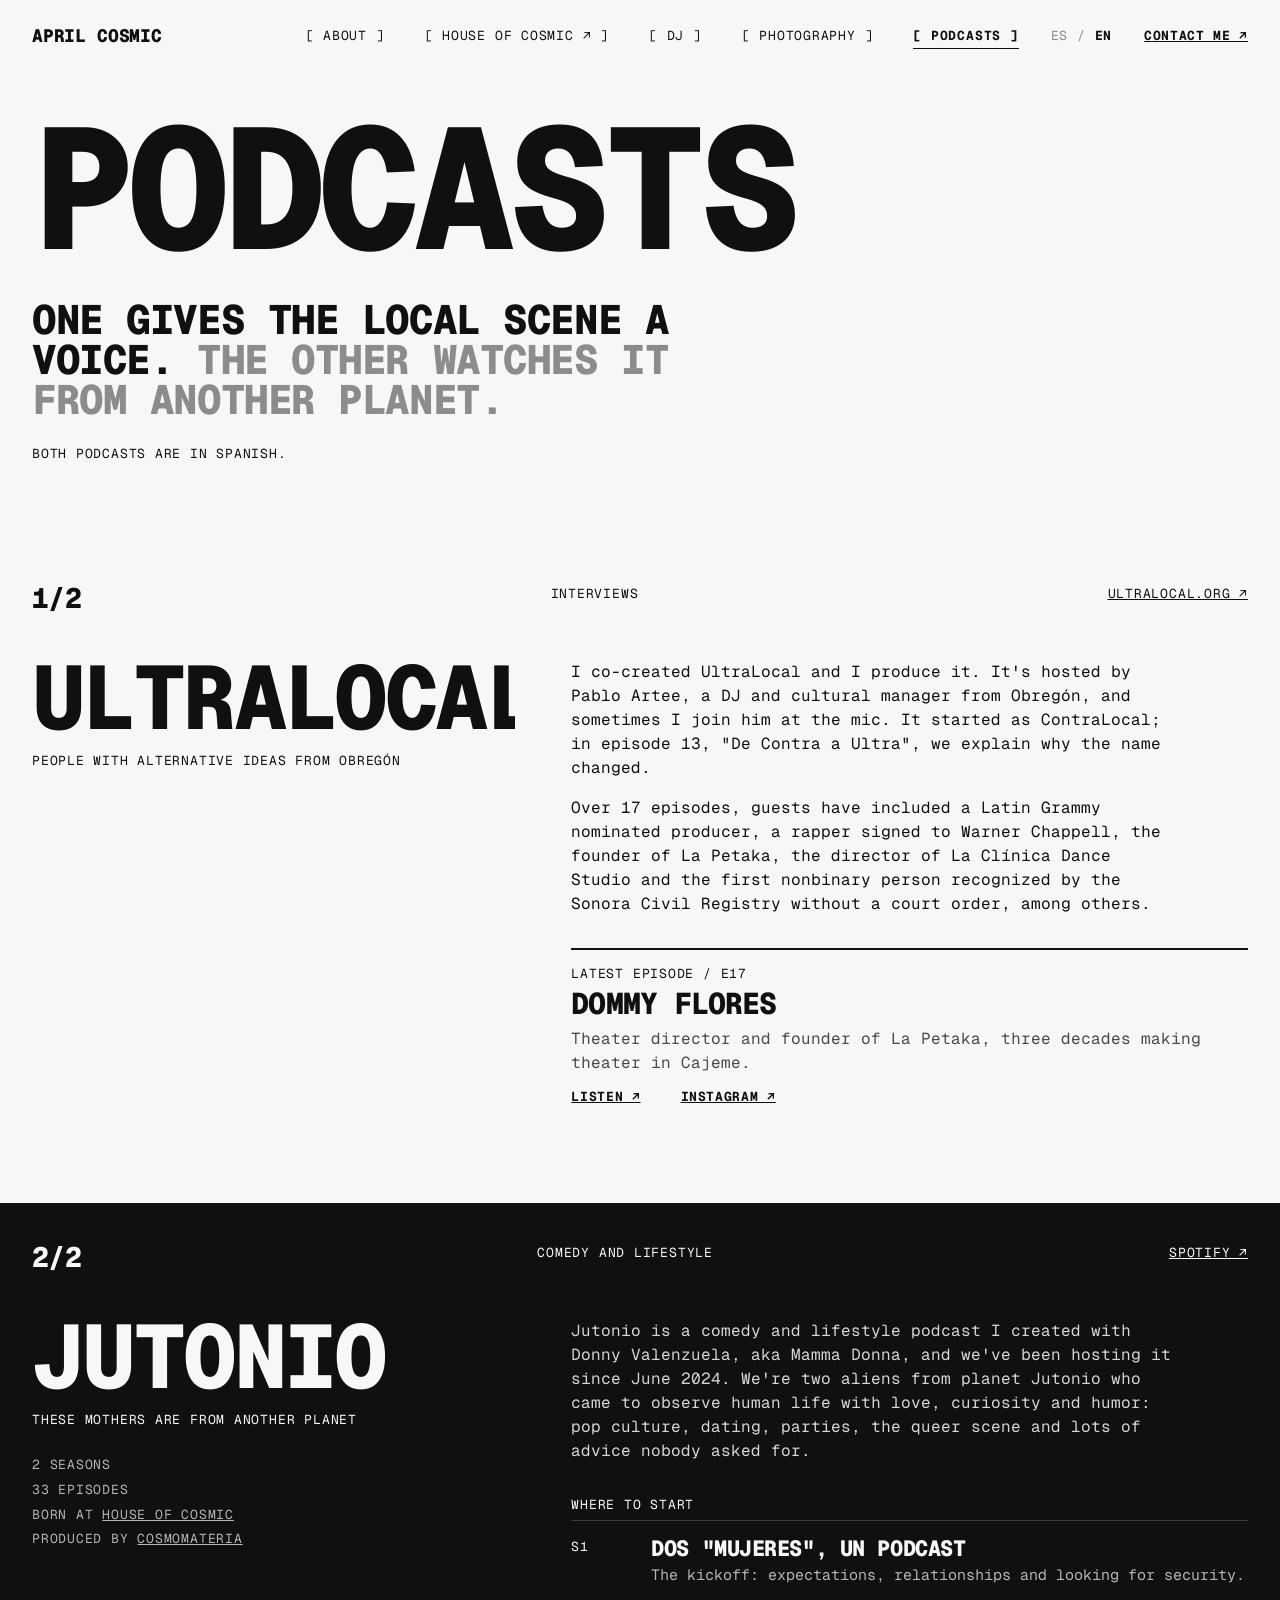
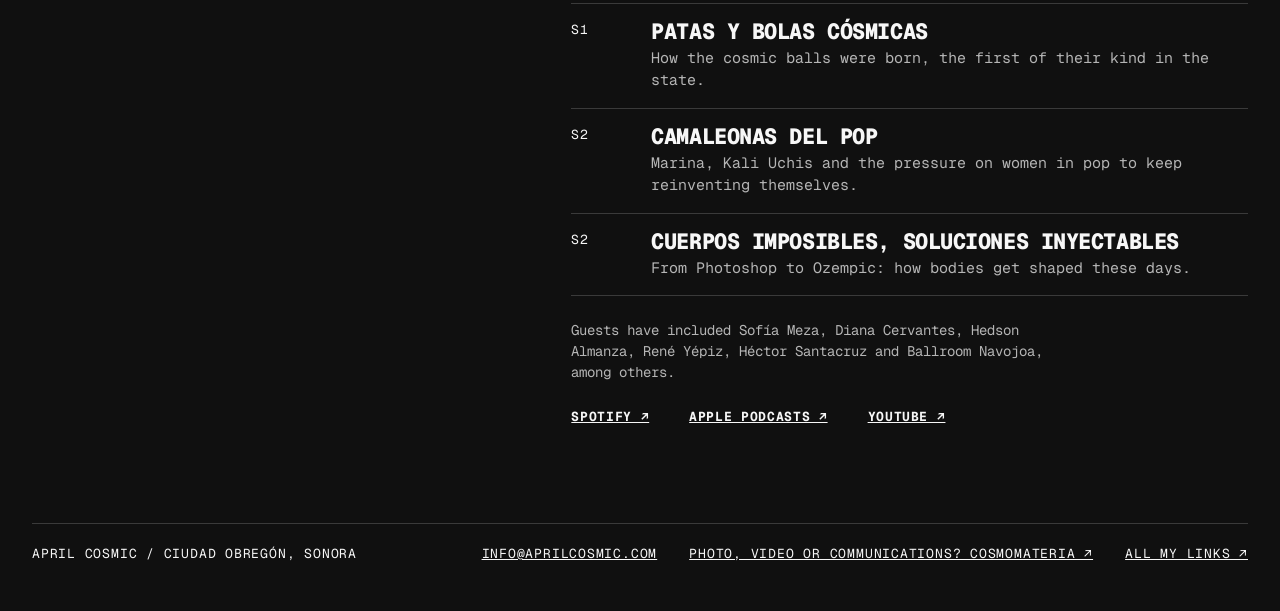
<file: en/podcasts.html>
<!doctype html>
<html lang="en">
<head>
<meta charset="utf-8">
<meta name="viewport" content="width=device-width, initial-scale=1">
<title>Podcasts · April Cosmic</title>
<meta name="description" content="UltraLocal, interviews with the Obregón scene, and Jutonio, comedy and lifestyle from another planet.">
<link rel="canonical" href="https://aprilcosmic.com/en/podcasts.html">
<link rel="alternate" hreflang="es" href="https://aprilcosmic.com/podcasts.html">
<link rel="alternate" hreflang="en" href="https://aprilcosmic.com/en/podcasts.html">
<link rel="alternate" hreflang="x-default" href="https://aprilcosmic.com/podcasts.html">
<meta property="og:title" content="Podcasts · April Cosmic">
<meta property="og:description" content="UltraLocal, interviews with the Obregón scene, and Jutonio, comedy and lifestyle from another planet.">
<meta property="og:image" content="https://aprilcosmic.com/assets/img/retrato.jpg">
<meta property="og:locale" content="en_US">
<meta name="theme-color" content="#F7F7F7">
<link rel="preload" href="../assets/fonts/GeistMono-Variable.woff2" as="font" type="font/woff2" crossorigin>
<link rel="stylesheet" href="../assets/css/style.css">
<link rel="icon" href="../favicon.ico?v=estrella" sizes="any">
<link rel="icon" type="image/png" sizes="32x32" href="../favicon-32.png?v=estrella">
<link rel="icon" type="image/png" sizes="192x192" href="../favicon-192.png?v=estrella">
<link rel="apple-touch-icon" href="../apple-touch-icon.png?v=estrella">
</head>
<body data-base="../">
<header class="cabecera">
<div class="barra">
<a class="logo" href="index.html">April Cosmic</a>
<nav class="menu mini" aria-label="Main">
<a href="sobre-mi.html">[ About ]</a>
<a href="https://houseofcosmic.com" target="_blank" rel="noopener">[ House of Cosmic ↗ ]</a>
<a href="dj.html">[ DJ ]</a>
<a href="fotografia.html">[ Photography ]</a>
<a href="podcasts.html" aria-current="page">[ Podcasts ]</a>
</nav>
<a class="idioma mini" href="../podcasts.html" hreflang="es" lang="es" data-idioma="es" aria-label="Ver en español">ES / <span class="actual">EN</span></a>
<a class="liga" href="contacto.html">Contact me ↗</a>
</div>
</header>
<main>

<section class="portada">
<h1 class="gigante"><span class="linea-mascara"><span>Podcasts</span></span></h1>
<p class="media revelar" data-retraso="1" style="max-width:26ch;margin-top:40px">One gives the local scene a voice. <span class="gris">The other watches it from another planet.</span></p>
<p class="mini suave revelar" data-retraso="2" style="margin-top:24px">Both podcasts are in Spanish.</p>
</section>

<section class="seccion">
<div class="contador mini revelar"><span class="num">1/2</span><span>Interviews</span><span><a href="https://ultralocal.org/" target="_blank" rel="noopener">ultralocal.org ↗</a></span></div>
<div class="dos">
<div>
<div data-lineas><p class="grande" style="font-size:clamp(48px,7vw,104px);line-height:.84;margin-bottom:16px"><span class="linea-mascara"><span>UltraLocal</span></span></p></div>
<div class="foto portada-pod cortina"><img src="https://i.scdn.co/image/ab6765630000ba8a9eccaa5c5eeac765d0b236fb" alt="UltraLocal podcast cover" width="640" height="640" loading="lazy" onerror="this.parentNode.remove()"></div>
<p class="mini revelar">People with alternative ideas from Obregón</p>
</div>
<div>
<p class="revelar" style="max-width:60ch;margin-bottom:1em">I co-created UltraLocal and I produce it. It's hosted by Pablo Artee, a DJ and cultural manager from Obregón, and sometimes I join him at the mic. It started as ContraLocal; in episode 13, "De Contra a Ultra", we explain why the name changed.</p>
<p class="revelar" style="max-width:60ch;margin-bottom:32px">Over 17 episodes, guests have included a Latin Grammy nominated producer, a rapper signed to Warner Chappell, the founder of La Petaka, the director of La Clínica Dance Studio and the first nonbinary person recognized by the Sonora Civil Registry without a court order, among others.</p>
<div class="cifra revelar">
<p class="mini" style="margin-bottom:6px">Latest episode / E17</p>
<p class="dato" style="margin-bottom:8px">Dommy Flores</p>
<p class="gris-texto" style="margin-bottom:12px">Theater director and founder of La Petaka, three decades making theater in Cajeme.</p>
<div class="ligas-fila liga"><a href="https://ultralocal.org/episodes/e17-dommy-flores/" target="_blank" rel="noopener">Listen ↗</a><a href="https://www.instagram.com/ultra__local/" target="_blank" rel="noopener">Instagram ↗</a></div>
</div>
</div>
</div>
</section>

<section class="seccion oscura" style="padding-bottom:48px">
<div class="contador mini revelar"><span class="num">2/2</span><span>Comedy and lifestyle</span><span><a href="https://open.spotify.com/show/7to0cBcpx4GXVjg2qKK5vY" target="_blank" rel="noopener">Spotify ↗</a></span></div>
<div class="dos">
<div>
<div data-lineas><p class="grande" style="font-size:clamp(48px,7vw,104px);line-height:.84;margin-bottom:16px"><span class="linea-mascara"><span>Jutonio</span></span></p></div>
<div class="foto portada-pod cortina"><img src="https://i.scdn.co/image/ab6765630000ba8afb11df99ad1a26cf6d32ae4c" alt="Jutonio podcast cover" width="640" height="640" loading="lazy" onerror="this.parentNode.remove()"></div>
<p class="mini revelar" style="margin-bottom:24px">These mothers are from another planet</p>
<p class="mini suave revelar" style="line-height:1.9">2 seasons<br>33 episodes<br>Born at <a href="https://houseofcosmic.com" target="_blank" rel="noopener">House of Cosmic</a><br>Produced by <a href="https://cosmomateria.com" target="_blank" rel="noopener">CosmoMateria</a></p>
</div>
<div>
<p class="revelar" style="max-width:60ch;margin-bottom:32px;color:#D6D6D6">Jutonio is a comedy and lifestyle podcast I created with Donny Valenzuela, aka Mamma Donna, and we've been hosting it since June 2024. We're two aliens from planet Jutonio who came to observe human life with love, curiosity and humor: pop culture, dating, parties, the queer scene and lots of advice nobody asked for.</p>
<p class="mini revelar" style="margin-bottom:6px">Where to start</p>
<div>
<div class="ep revelar"><span class="mini">S1</span><div><b>Dos "Mujeres", Un Podcast</b><span class="desc">The kickoff: expectations, relationships and looking for security.</span></div></div>
<div class="ep revelar"><span class="mini">S1</span><div><b>Patas y Bolas Cósmicas</b><span class="desc">How the cosmic balls were born, the first of their kind in the state.</span></div></div>
<div class="ep revelar"><span class="mini">S2</span><div><b>Camaleonas del Pop</b><span class="desc">Marina, Kali Uchis and the pressure on women in pop to keep reinventing themselves.</span></div></div>
<div class="ep revelar"><span class="mini">S2</span><div><b>Cuerpos Imposibles, Soluciones Inyectables</b><span class="desc">From Photoshop to Ozempic: how bodies get shaped these days.</span></div></div>
</div>
<p class="suave revelar" style="font-size:14px;margin:24px 0;max-width:60ch">Guests have included Sofía Meza, Diana Cervantes, Hedson Almanza, René Yépiz, Héctor Santacruz and Ballroom Navojoa, among others.</p>
<div class="ligas-fila liga revelar"><a href="https://open.spotify.com/show/7to0cBcpx4GXVjg2qKK5vY" target="_blank" rel="noopener">Spotify ↗</a><a href="https://podcasts.apple.com/us/podcast/id1750629116" target="_blank" rel="noopener">Apple Podcasts ↗</a><a href="https://www.youtube.com/@houseofcosmic" target="_blank" rel="noopener">YouTube ↗</a></div>
</div>
</div>
<div class="pie mini">
<span>April Cosmic / Ciudad Obregón, Sonora</span>
<a class="mini" href="mailto:info@aprilcosmic.com">info@aprilcosmic.com</a>
<a class="mini" href="https://cosmomateria.com" target="_blank" rel="noopener">Photo, video or communications? CosmoMateria ↗</a>
<a class="mini" href="https://linktr.ee/aprilcosmic" target="_blank" rel="noopener">All my links ↗</a>
</div>
</section>
</main>
<script src="../assets/js/main.js" defer></script>
</body>
</html>
</file>
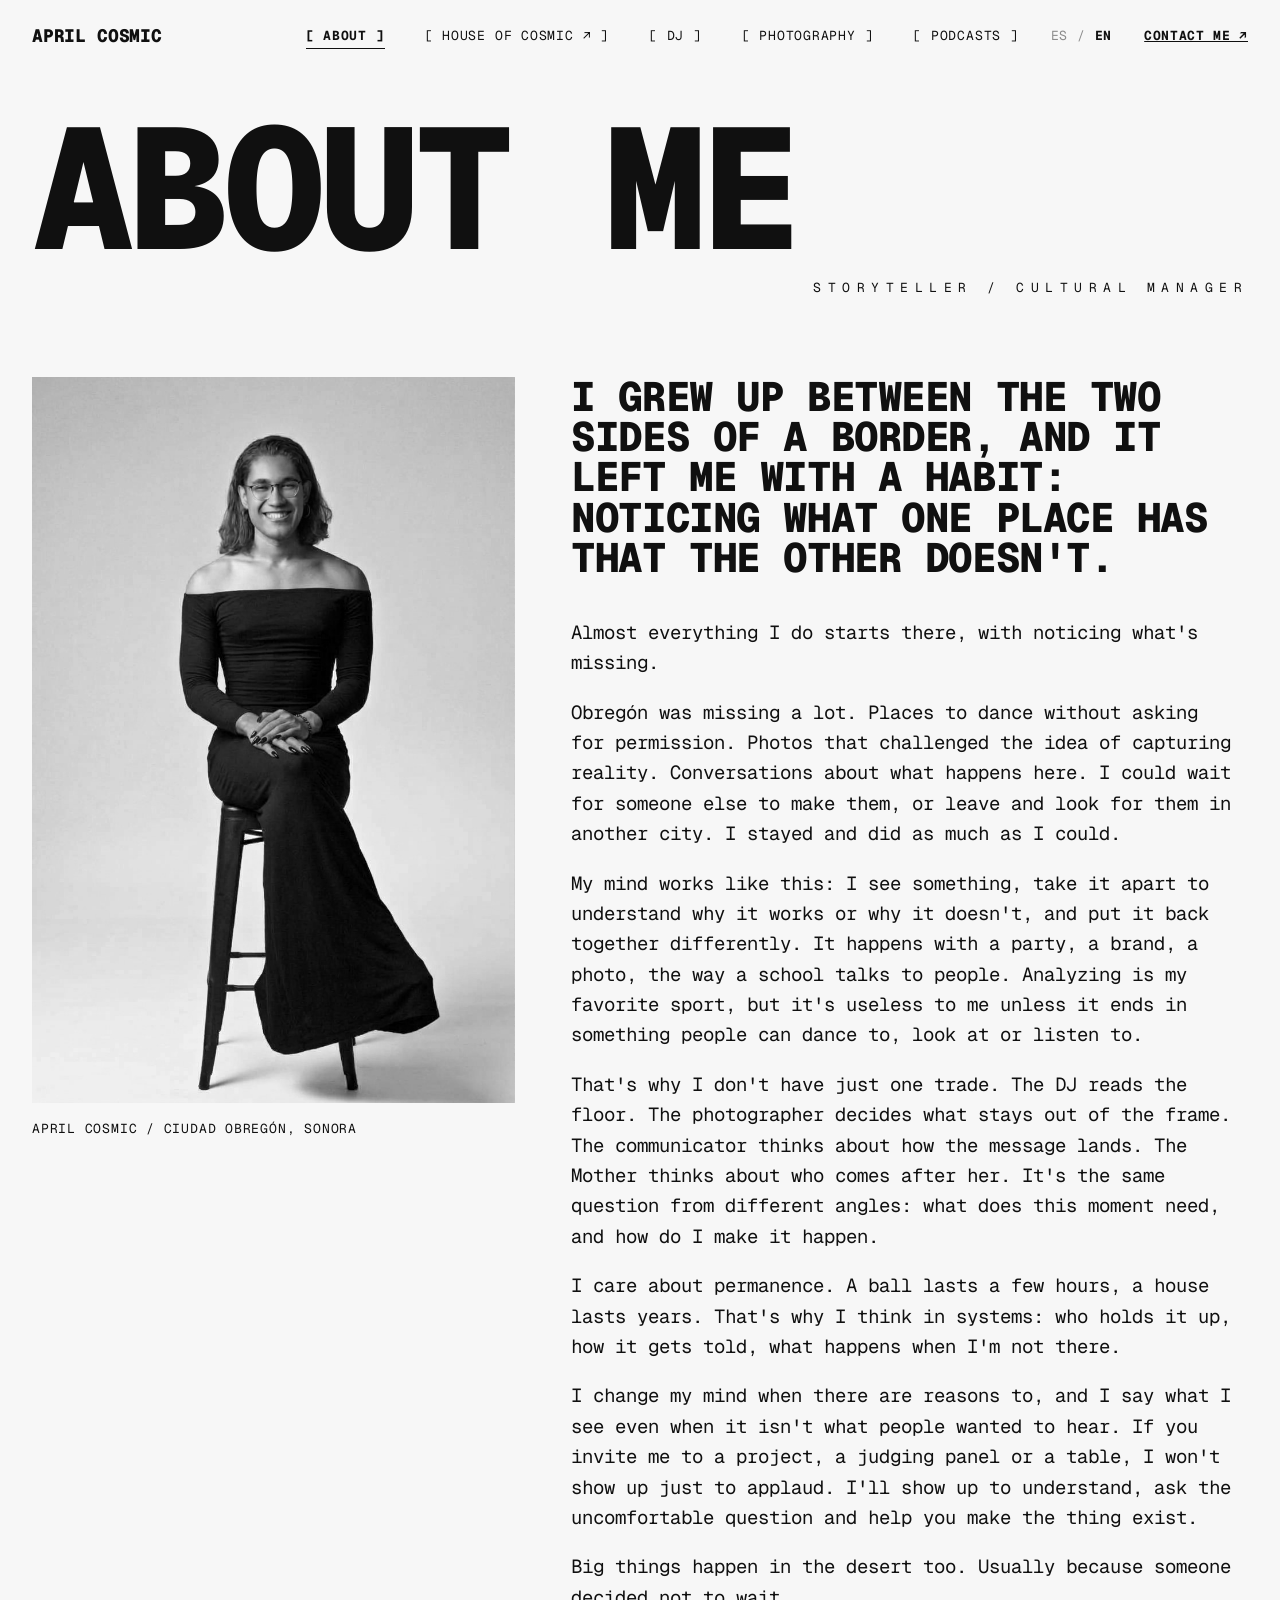
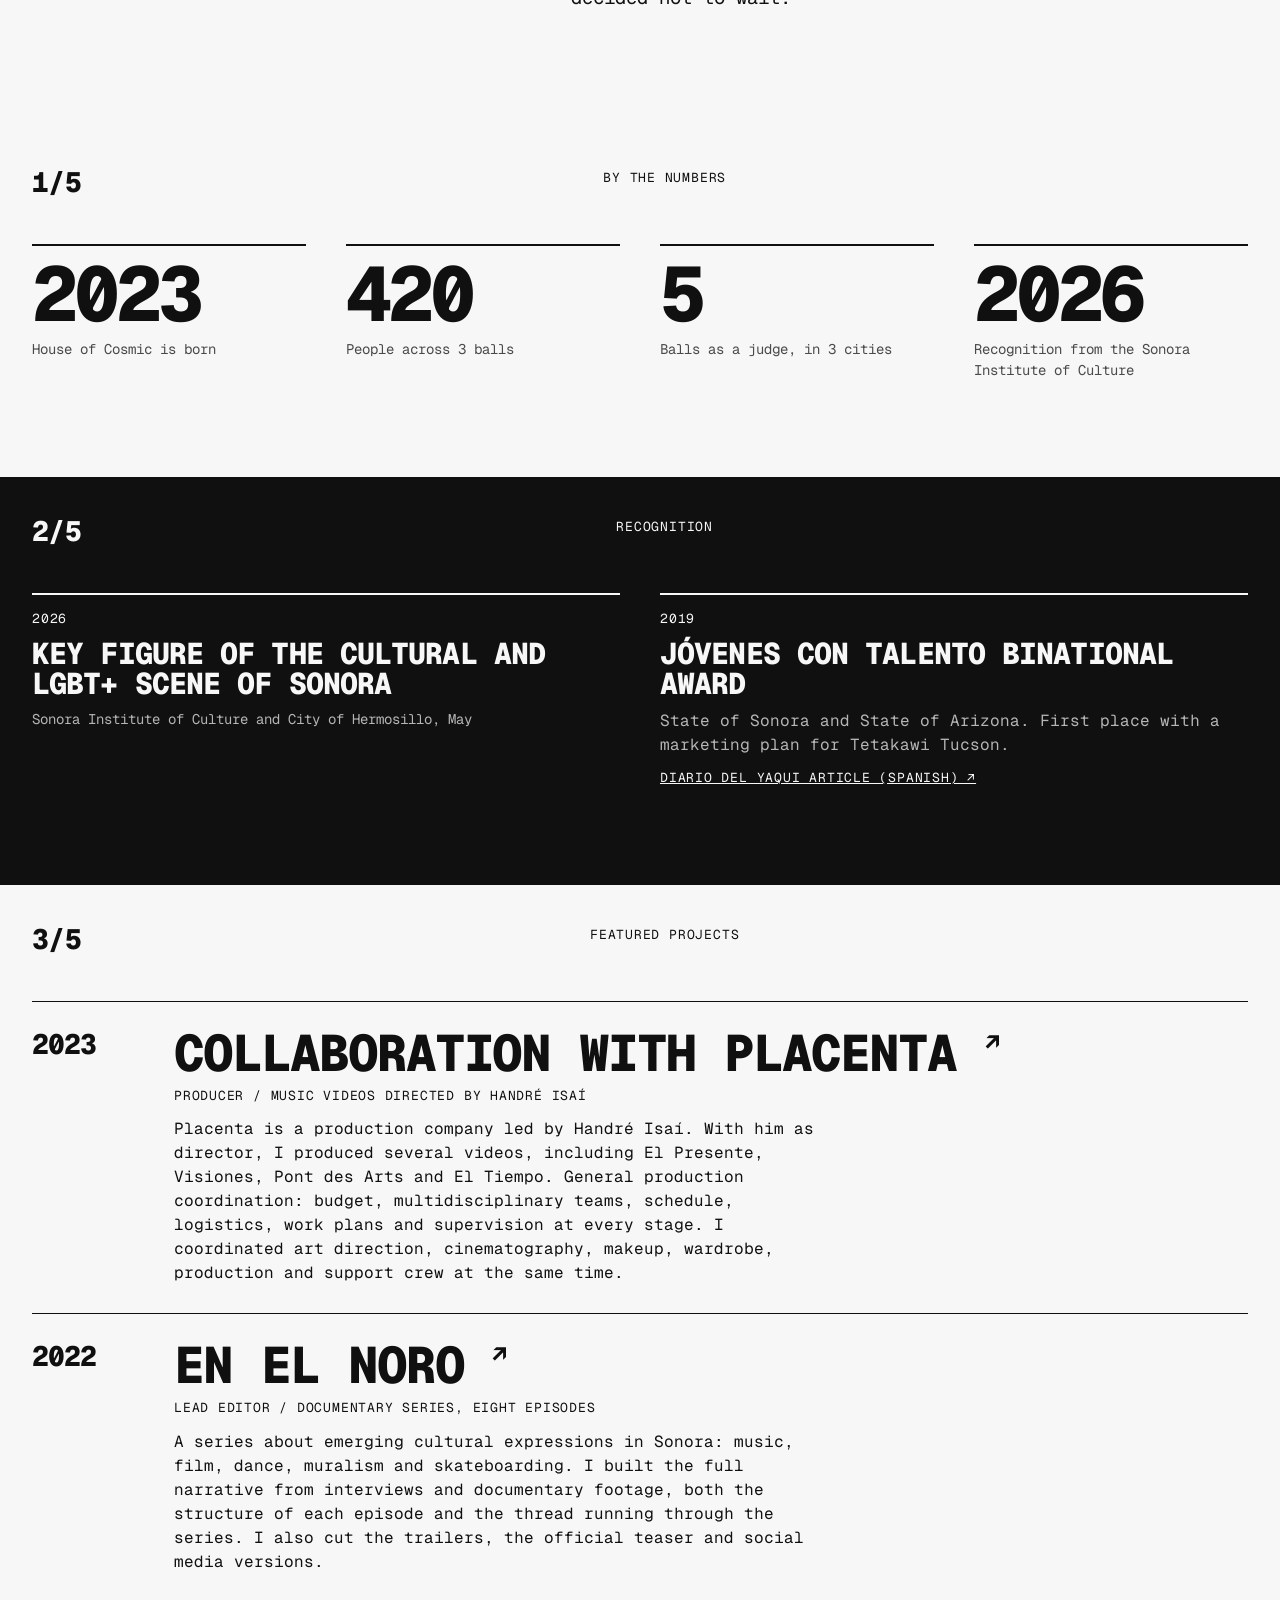
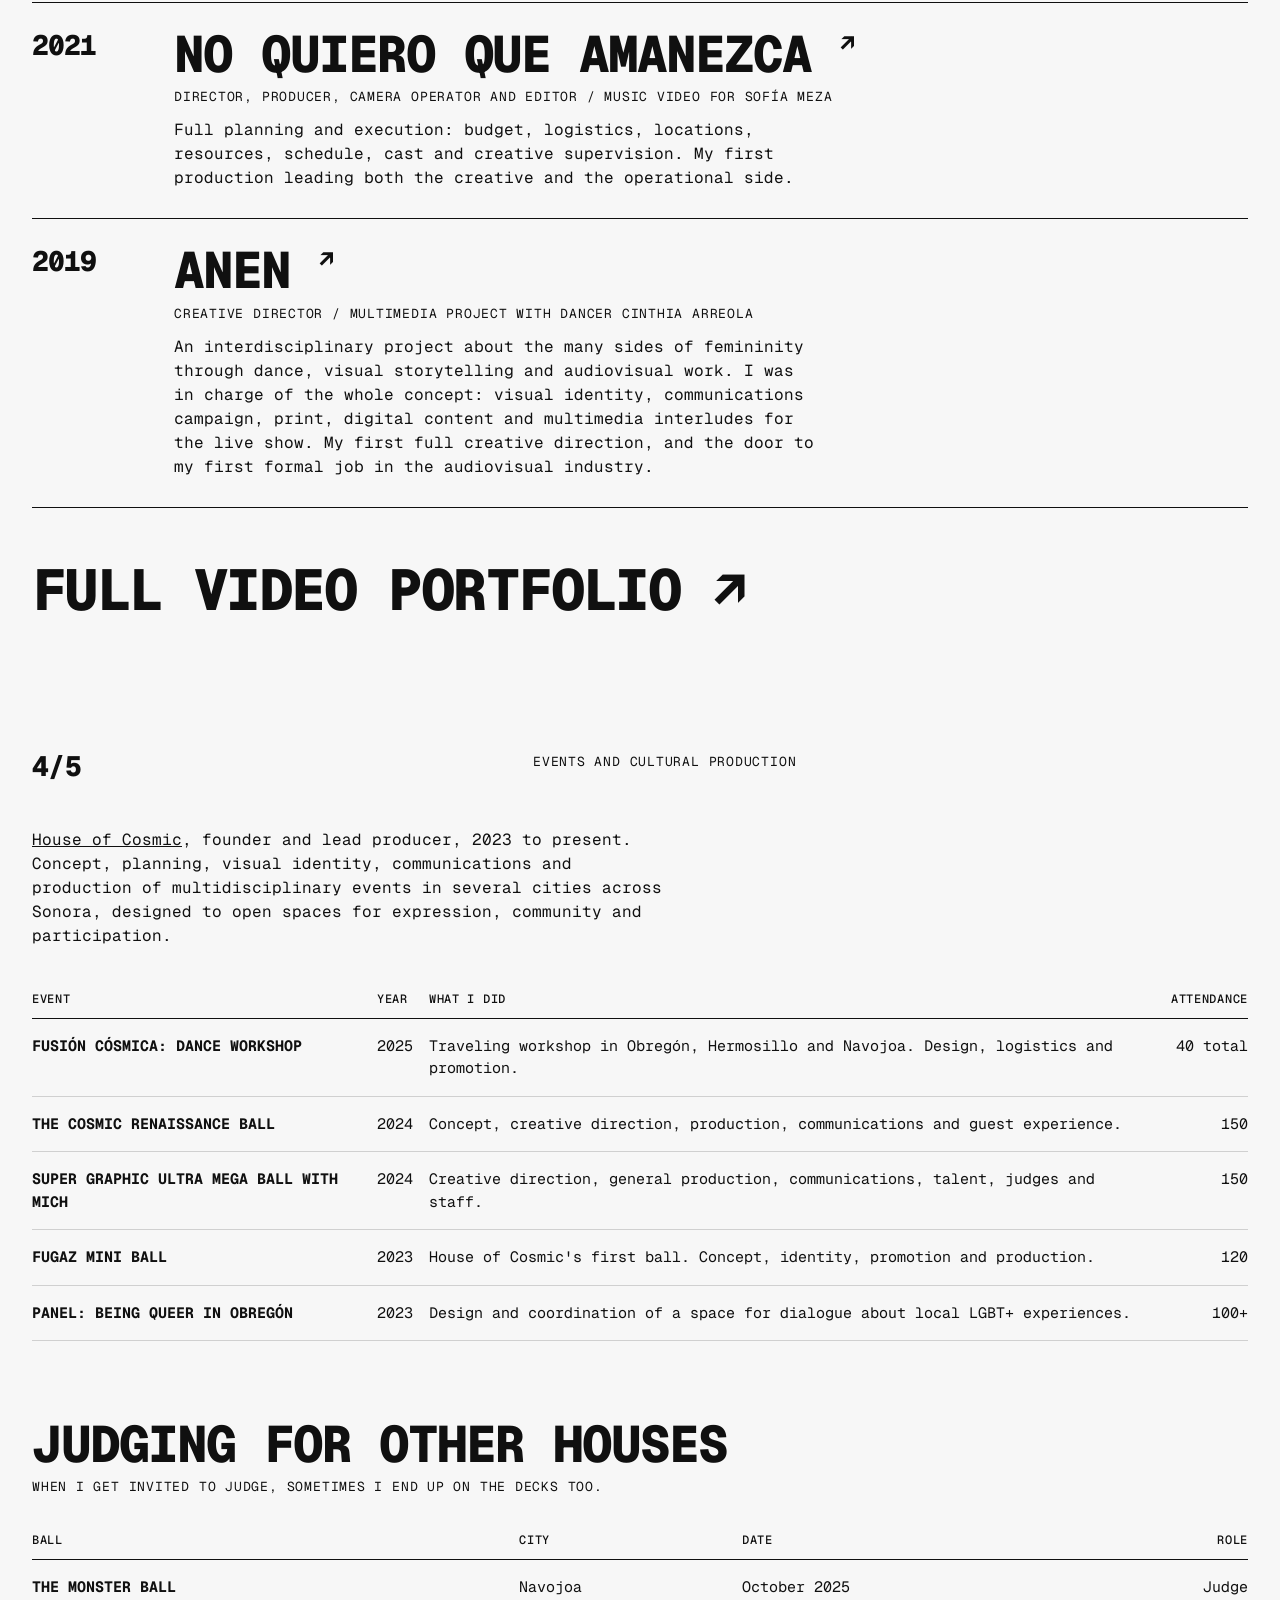
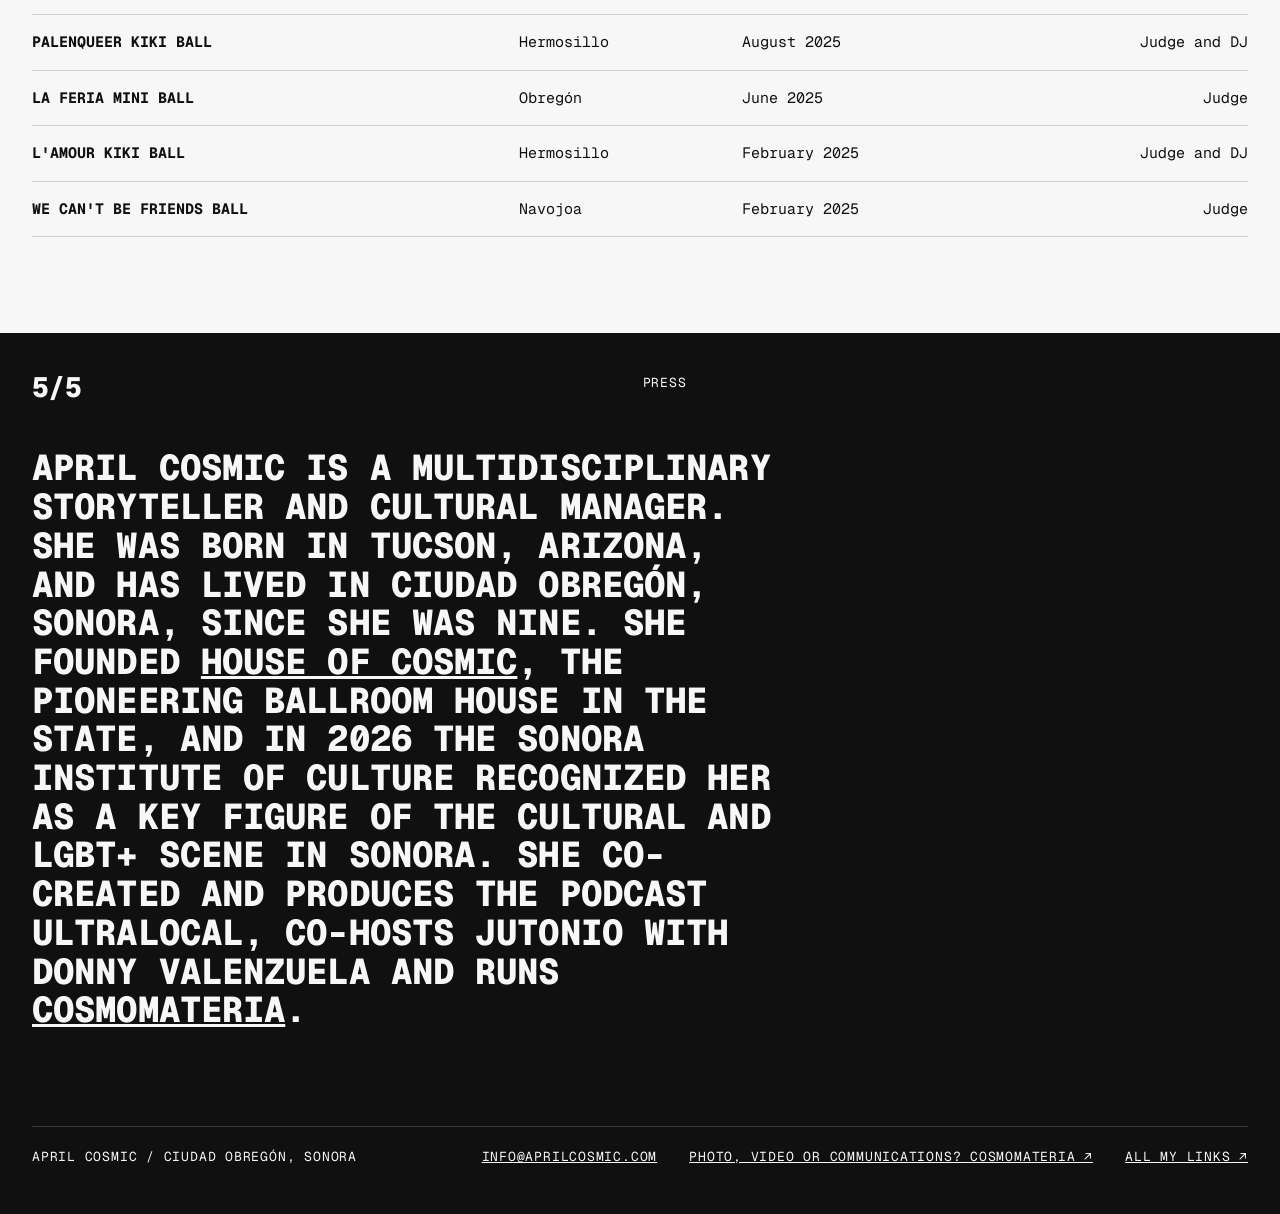
<file: en/sobre-mi.html>
<!doctype html>
<html lang="en">
<head>
<meta charset="utf-8">
<meta name="viewport" content="width=device-width, initial-scale=1">
<title>About · April Cosmic</title>
<meta name="description" content="I grew up between the two sides of a border. Multidisciplinary storyteller, cultural manager and Mother of House of Cosmic.">
<link rel="canonical" href="https://aprilcosmic.com/en/sobre-mi.html">
<link rel="alternate" hreflang="es" href="https://aprilcosmic.com/sobre-mi.html">
<link rel="alternate" hreflang="en" href="https://aprilcosmic.com/en/sobre-mi.html">
<link rel="alternate" hreflang="x-default" href="https://aprilcosmic.com/sobre-mi.html">
<meta property="og:title" content="About · April Cosmic">
<meta property="og:description" content="I grew up between the two sides of a border. Multidisciplinary storyteller, cultural manager and Mother of House of Cosmic.">
<meta property="og:image" content="https://aprilcosmic.com/assets/img/retrato.jpg">
<meta property="og:locale" content="en_US">
<meta name="theme-color" content="#F7F7F7">
<link rel="preload" href="../assets/fonts/GeistMono-Variable.woff2" as="font" type="font/woff2" crossorigin>
<link rel="stylesheet" href="../assets/css/style.css">
<link rel="icon" href="../favicon.ico?v=estrella" sizes="any">
<link rel="icon" type="image/png" sizes="32x32" href="../favicon-32.png?v=estrella">
<link rel="icon" type="image/png" sizes="192x192" href="../favicon-192.png?v=estrella">
<link rel="apple-touch-icon" href="../apple-touch-icon.png?v=estrella">
</head>
<body data-base="../">
<header class="cabecera">
<div class="barra">
<a class="logo" href="index.html">April Cosmic</a>
<nav class="menu mini" aria-label="Main">
<a href="sobre-mi.html" aria-current="page">[ About ]</a>
<a href="https://houseofcosmic.com" target="_blank" rel="noopener">[ House of Cosmic ↗ ]</a>
<a href="dj.html">[ DJ ]</a>
<a href="fotografia.html">[ Photography ]</a>
<a href="podcasts.html">[ Podcasts ]</a>
</nav>
<a class="idioma mini" href="../sobre-mi.html" hreflang="es" lang="es" data-idioma="es" aria-label="Ver en español">ES / <span class="actual">EN</span></a>
<a class="liga" href="contacto.html">Contact me ↗</a>
</div>
</header>
<main data-contar>

<section class="portada">
<h1 class="gigante"><span class="linea-mascara"><span>About me</span></span></h1>
<p class="espaciado ubicacion revelar" data-retraso="2" style="margin-bottom:0">Storyteller / Cultural manager</p>
</section>

<section class="seccion" style="padding-top:0">
<div class="dos">
<div class="fija">
<div class="foto cortina" style="aspect-ratio:842/1264"><img src="../assets/img/sobre-mi.jpg" alt="Portrait of April Cosmic smiling, sitting on a black stool, with red hair, glasses and a long black off-the-shoulder dress" width="842" height="1264"></div>
<p class="mini" style="margin-top:16px">April Cosmic / Ciudad Obregón, Sonora</p>
</div>
<div class="ensayo">
<p class="media revelar">I grew up between the two sides of a border, and it left me with a habit: noticing what one place has that the other doesn't.</p>
<p class="revelar">Almost everything I do starts there, with noticing what's missing.</p>
<p class="revelar">Obregón was missing a lot. Places to dance without asking for permission. Photos that challenged the idea of capturing reality. Conversations about what happens here. I could wait for someone else to make them, or leave and look for them in another city. I stayed and did as much as I could.</p>
<p class="revelar">My mind works like this: I see something, take it apart to understand why it works or why it doesn't, and put it back together differently. It happens with a party, a brand, a photo, the way a school talks to people. Analyzing is my favorite sport, but it's useless to me unless it ends in something people can dance to, look at or listen to.</p>
<p class="revelar">That's why I don't have just one trade. The DJ reads the floor. The photographer decides what stays out of the frame. The communicator thinks about how the message lands. The Mother thinks about who comes after her. It's the same question from different angles: what does this moment need, and how do I make it happen.</p>
<p class="revelar">I care about permanence. A ball lasts a few hours, a house lasts years. That's why I think in systems: who holds it up, how it gets told, what happens when I'm not there.</p>
<p class="revelar">I change my mind when there are reasons to, and I say what I see even when it isn't what people wanted to hear. If you invite me to a project, a judging panel or a table, I won't show up just to applaud. I'll show up to understand, ask the uncomfortable question and help you make the thing exist.</p>
<p class="revelar">Big things happen in the desert too. Usually because someone decided not to wait.</p>
</div>
</div>
</section>

<section class="seccion">
<div class="contador mini revelar"><span class="num">1/5</span><span>By the numbers</span><span></span></div>
<div class="cuadricula">
<div class="cifra revelar"><p class="dato numero">2023</p><p class="gris-texto">House of Cosmic is born</p></div>
<div class="cifra revelar" data-retraso="1"><p class="dato numero">420</p><p class="gris-texto">People across 3 balls</p></div>
<div class="cifra revelar" data-retraso="2"><p class="dato numero">5</p><p class="gris-texto">Balls as a judge, in 3 cities</p></div>
<div class="cifra revelar" data-retraso="3"><p class="dato numero">2026</p><p class="gris-texto">Recognition from the Sonora Institute of Culture</p></div>
</div>
</section>

<section class="seccion oscura">
<div class="contador mini revelar"><span class="num">1/4</span><span>Recognition</span><span></span></div>
<div class="cuadricula">
<div class="cifra revelar"><p class="mini" style="margin-bottom:10px">2026</p><p class="dato">Key Figure of the Cultural and LGBT+ Scene of Sonora</p><p class="suave">Sonora Institute of Culture and City of Hermosillo, May</p></div>
<div class="cifra revelar" data-retraso="1"><p class="mini" style="margin-bottom:10px">2019</p><p class="dato">Jóvenes con Talento Binational Award</p><p class="suave" style="margin-bottom:8px">State of Sonora and State of Arizona. First place with a marketing plan for Tetakawi Tucson.</p><a class="mini" href="https://diariodelyaqui.mx/ciudadobregon/alumnos-de-ulsa-noroeste-ganan-en-jovenes-con-talento/15232" target="_blank" rel="noopener">Diario del Yaqui article (Spanish) ↗</a></div>
</div>
</section>

<section class="seccion">
<div class="contador mini revelar"><span class="num">2/4</span><span>Featured projects</span><span></span></div>
<div>
<div class="entrada revelar"><p class="anio">2023</p><div><p class="proyecto"><a href="https://youtu.be/15wipv6elyI" target="_blank" rel="noopener">Collaboration with Placenta <span class="flecha">↗</span></a></p><p class="mini rol">Producer / Music videos directed by Handré Isaí</p><p>Placenta is a production company led by Handré Isaí. With him as director, I produced several videos, including El Presente, Visiones, Pont des Arts and El Tiempo. General production coordination: budget, multidisciplinary teams, schedule, logistics, work plans and supervision at every stage. I coordinated art direction, cinematography, makeup, wardrobe, production and support crew at the same time.</p></div></div>
<div class="entrada revelar"><p class="anio">2022</p><div><p class="proyecto"><a href="https://youtu.be/h6rQZhgmfvs" target="_blank" rel="noopener">En El Noro <span class="flecha">↗</span></a></p><p class="mini rol">Lead editor / Documentary series, eight episodes</p><p>A series about emerging cultural expressions in Sonora: music, film, dance, muralism and skateboarding. I built the full narrative from interviews and documentary footage, both the structure of each episode and the thread running through the series. I also cut the trailers, the official teaser and social media versions.</p></div></div>
<div class="entrada revelar"><p class="anio">2021</p><div><p class="proyecto"><a href="https://youtu.be/_cXVXJhquO4" target="_blank" rel="noopener">No Quiero Que Amanezca <span class="flecha">↗</span></a></p><p class="mini rol">Director, producer, camera operator and editor / Music video for Sofía Meza</p><p>Full planning and execution: budget, logistics, locations, resources, schedule, cast and creative supervision. My first production leading both the creative and the operational side.</p></div></div>
<div class="entrada revelar"><p class="anio">2019</p><div><p class="proyecto"><a href="https://youtu.be/fG-oUjafalg" target="_blank" rel="noopener">ANEN <span class="flecha">↗</span></a></p><p class="mini rol">Creative director / Multimedia project with dancer Cinthia Arreola</p><p>An interdisciplinary project about the many sides of femininity through dance, visual storytelling and audiovisual work. I was in charge of the whole concept: visual identity, communications campaign, print, digital content and multimedia interludes for the live show. My first full creative direction, and the door to my first formal job in the audiovisual industry.</p></div></div>
</div>
<div data-lineas style="margin-top:56px"><a class="enorme-liga mayus" style="font-size:clamp(28px,4.5vw,64px)" href="https://youtube.com/playlist?list=PLYCYNhSuQBLdg7ltCz6JbbZe3mbqpcZ7b" target="_blank" rel="noopener"><span class="linea-mascara"><span>Full video portfolio ↗</span></span></a></div>
</section>

<section class="seccion">
<div class="contador mini revelar"><span class="num">3/4</span><span>Events and cultural production</span><span></span></div>
<p class="revelar" style="max-width:64ch;margin-bottom:32px"><a href="https://houseofcosmic.com" target="_blank" rel="noopener">House of Cosmic</a>, founder and lead producer, 2023 to present. Concept, planning, visual identity, communications and production of multidisciplinary events in several cities across Sonora, designed to open spaces for expression, community and participation.</p>
<div class="tabla revelar"><table><thead><tr><th>Event</th><th>Year</th><th>What I did</th><th>Attendance</th></tr></thead><tbody><tr><td>Fusión Cósmica: Dance Workshop</td><td>2025</td><td>Traveling workshop in Obregón, Hermosillo and Navojoa. Design, logistics and promotion.</td><td>40 total</td></tr><tr><td>The Cosmic Renaissance Ball</td><td>2024</td><td>Concept, creative direction, production, communications and guest experience.</td><td>150</td></tr><tr><td>Super Graphic Ultra Mega Ball with Mich</td><td>2024</td><td>Creative direction, general production, communications, talent, judges and staff.</td><td>150</td></tr><tr><td>Fugaz Mini Ball</td><td>2023</td><td>House of Cosmic's first ball. Concept, identity, promotion and production.</td><td>120</td></tr><tr><td>Panel: Being Queer in Obregón</td><td>2023</td><td>Design and coordination of a space for dialogue about local LGBT+ experiences.</td><td>100+</td></tr></tbody></table></div>
<div data-lineas style="margin:80px 0 10px"><p class="proyecto entrada-titulo" style="font-weight:800;font-size:clamp(32px,4vw,56px);line-height:.9;letter-spacing:-.04em;text-transform:uppercase"><span class="linea-mascara"><span>Judging for other houses</span></span></p></div>
<p class="mini revelar" style="margin-bottom:24px">When I get invited to judge, sometimes I end up on the decks too.</p>
<div class="tabla revelar"><table><thead><tr><th>Ball</th><th>City</th><th>Date</th><th>Role</th></tr></thead><tbody><tr><td>The Monster Ball</td><td>Navojoa</td><td>October 2025</td><td>Judge</td></tr><tr><td>Palenqueer Kiki Ball</td><td>Hermosillo</td><td>August 2025</td><td>Judge and DJ</td></tr><tr><td>La Feria Mini Ball</td><td>Obregón</td><td>June 2025</td><td>Judge</td></tr><tr><td>L'Amour Kiki Ball</td><td>Hermosillo</td><td>February 2025</td><td>Judge and DJ</td></tr><tr><td>We Can't Be Friends Ball</td><td>Navojoa</td><td>February 2025</td><td>Judge</td></tr></tbody></table></div>
</section>

<section class="seccion oscura" style="padding-bottom:48px">
<div class="contador mini revelar"><span class="num">4/4</span><span>Press</span><span></span></div>
<p class="prensa revelar">April Cosmic is a multidisciplinary storyteller and cultural manager. She was born in Tucson, Arizona, and has lived in Ciudad Obregón, Sonora, since she was nine. She founded <a href="https://houseofcosmic.com" target="_blank" rel="noopener">House of Cosmic</a>, the pioneering ballroom house in the state, and in 2026 the Sonora Institute of Culture recognized her as a key figure of the cultural and LGBT+ scene in Sonora. She co-created and produces the podcast UltraLocal, co-hosts Jutonio with Donny Valenzuela and runs <a href="https://cosmomateria.com" target="_blank" rel="noopener">CosmoMateria</a>.</p>
<div class="pie mini">
<span>April Cosmic / Ciudad Obregón, Sonora</span>
<a class="mini" href="mailto:info@aprilcosmic.com">info@aprilcosmic.com</a>
<a class="mini" href="https://cosmomateria.com" target="_blank" rel="noopener">Photo, video or communications? CosmoMateria ↗</a>
<a class="mini" href="https://linktr.ee/aprilcosmic" target="_blank" rel="noopener">All my links ↗</a>
</div>
</section>
</main>
<script src="../assets/js/main.js" defer></script>
</body>
</html>
</file>
<file: assets/css/style.css>
/* ==========================================================
   AprilCosmic.com
   Tipografía: Geist Mono (licencia OFL, ver assets/fonts/OFL-GeistMono.txt)
   ========================================================== */

@font-face { font-family: "Geist Mono"; src: url("../fonts/GeistMono-Variable.woff2") format("woff2"); font-weight: 100 900; font-display: swap; }

:root {
  --claro: #F7F7F7;
  --tinta: #101010;
  --gris: #8C8C8C;
  --gris-texto: #4A4A4A;
  --gris-claro: #B5B5B5;
  --linea-oscura: #3A3A3A;
  --linea-clara: #D0D0D0;
  --pad: 32px;
  --ease: cubic-bezier(.2, .7, .1, 1);
}

* { box-sizing: border-box; }
html { -webkit-text-size-adjust: 100%; }
body {
  margin: 0;
  background: var(--claro);
  color: var(--tinta);
  font-family: "Geist Mono", ui-monospace, Menlo, monospace;
  font-size: 16px;
  line-height: 1.5;
  -webkit-font-smoothing: antialiased;
}
body.oscuro { background: var(--tinta); color: var(--claro); }
img { max-width: 100%; display: block; }
a { color: inherit; }
a:hover { color: var(--gris); }
p { margin: 0; }
:focus-visible { outline: 2px solid currentColor; outline-offset: 4px; }

/* ---------- utilidades de texto ---------- */
.mini { font-size: 13px; text-transform: uppercase; letter-spacing: .06em; }
.espaciado { font-size: 13px; text-transform: uppercase; letter-spacing: .5em; }
.liga { font-size: 13px; font-weight: 700; text-transform: uppercase; letter-spacing: .05em; }
.gris { color: var(--gris); }
.gris-texto { color: var(--gris-texto); }
.oscura .gris-texto, .oscura .suave { color: var(--gris-claro); }
.mayus { text-transform: uppercase; }

.gigante {
  font-weight: 800;
  font-size: clamp(64px, 13.4vw, 210px);
  line-height: .82;
  letter-spacing: -.045em;
  text-transform: uppercase;
  margin: 0;
}
.grande {
  font-weight: 800;
  font-size: clamp(40px, 6.4vw, 96px);
  line-height: .92;
  letter-spacing: -.04em;
  text-transform: uppercase;
}
.media {
  font-weight: 800;
  font-size: clamp(26px, 3.2vw, 46px);
  line-height: .98;
  letter-spacing: -.035em;
  text-transform: uppercase;
}
.titulo-fila {
  font-weight: 800;
  font-size: clamp(36px, 4.6vw, 64px);
  line-height: .9;
  letter-spacing: -.04em;
  text-transform: uppercase;
}
.dato {
  font-weight: 800;
  font-size: 30px;
  line-height: 1;
  letter-spacing: -.03em;
  text-transform: uppercase;
}

/* ---------- encabezado ---------- */
.cabecera {
  position: sticky; top: 0; z-index: 20;
  background: rgba(247, 247, 247, .9);
  backdrop-filter: blur(8px);
  -webkit-backdrop-filter: blur(8px);
  transition: transform .45s var(--ease);
}
body.oscuro .cabecera { background: rgba(16, 16, 16, .9); }
.cabecera.oculta { transform: translateY(-100%); }
.cabecera .barra {
  padding: 22px var(--pad);
  display: flex; flex-wrap: wrap; align-items: center; gap: 12px 32px;
}
.logo { font-weight: 800; font-size: 18px; text-transform: uppercase; letter-spacing: -.01em; text-decoration: none; margin-right: auto; }
.menu { display: flex; flex-wrap: wrap; gap: 8px 40px; }
.menu a { text-decoration: none; position: relative; }
.menu a::after {
  content: ""; position: absolute; left: 0; right: 0; bottom: -4px; height: 1px;
  background: currentColor; transform: scaleX(0); transform-origin: right;
  transition: transform .4s var(--ease);
}
.menu a:hover::after, .menu a[aria-current="page"]::after { transform: scaleX(1); transform-origin: left; }
.menu a[aria-current="page"] { font-weight: 700; }
.idioma { text-decoration: none; white-space: nowrap; }
.idioma, .idioma:visited { color: var(--gris); }
.idioma .actual { color: var(--tinta); font-weight: 700; }
.oscuro .idioma .actual { color: var(--claro); }
.idioma:hover { color: var(--tinta); }
.oscuro .idioma:hover { color: var(--claro); }
@media (max-width: 900px) { .menu { order: 3; width: 100%; gap: 8px 22px; } }

/* ---------- secciones ---------- */
.seccion { padding: 40px var(--pad) 96px; }
.seccion.oscura { background: var(--tinta); color: var(--claro); }
.seccion.oscura a:hover { color: var(--gris); }
.portada { padding: 48px var(--pad) 80px; }
.contador {
  display: flex; justify-content: space-between; gap: 16px;
  margin: 0 0 48px;
}
.contador .num { font-weight: 800; font-size: 28px; letter-spacing: -.02em; line-height: 1; }

/* ---------- inicio ---------- */
.definicion { display: flex; flex-wrap: wrap; align-items: baseline; gap: 6px 14px; margin: 0 0 8px; }
.definicion b { font-weight: 700; font-size: 15px; text-transform: uppercase; }
.ubicacion { text-align: right; margin: 18px 0 40px; }
.hero-grid { display: grid; grid-template-columns: 1fr minmax(0, 560px) 1fr; gap: 24px; align-items: end; }
.lista-oficios p { font-weight: 800; font-size: 22px; line-height: 1.15; text-transform: uppercase; letter-spacing: -.02em; }
.foto {
  position: relative; overflow: hidden; background: #E4E4E4;
}
.foto img {
  width: 100%; height: 100%; object-fit: cover; object-position: 50% 35%;
  filter: grayscale(1);
  transition: filter .8s var(--ease), transform 1.2s var(--ease);
}
.foto:hover img { filter: grayscale(0); transform: scale(1.03); }
.foto.vertical { aspect-ratio: 4 / 5; }
.pie-foto { text-align: center; max-width: 44ch; margin: 20px auto 0; }
.ahora-hero { text-align: right; }
.colabora { margin-top: 64px; }
.colabora a { font-weight: 700; font-size: 20px; }
@media (max-width: 900px) {
  .hero-grid { grid-template-columns: minmax(0, 1fr); }
  .ahora-hero { text-align: left; }
  .ubicacion { text-align: left; letter-spacing: .25em; }
}

.manifiesto { max-width: 1100px; margin: 0 auto; }
.manifiesto .palabra { color: #3D3D3D; transition: color .5s var(--ease); }
.manifiesto .palabra.encendida { color: var(--claro); }
.manifiesto .palabra.encendida.tenue { color: var(--gris); }
.intro-texto { font-size: 18px; line-height: 1.55; max-width: 56ch; margin: 56px 0 0; color: #D6D6D6; }

.cuadricula { display: grid; grid-template-columns: repeat(auto-fit, minmax(240px, 1fr)); gap: 48px 40px; }
.cifra { border-top: 2px solid currentColor; padding-top: 14px; }
.cifra .dato { margin: 0 0 10px; }
.cifra p:last-child { font-size: 14px; }

.fila {
  display: grid; grid-template-columns: 90px minmax(0, 1fr) minmax(0, 1.1fr) 200px;
  gap: 8px 32px; align-items: baseline;
  padding: 24px 0; border-top: 1px solid var(--tinta);
  text-decoration: none;
  position: relative;
}
.fila:last-child { border-bottom: 1px solid var(--tinta); }
.fila .titulo-fila { transition: transform .5s var(--ease); }
.fila:hover .titulo-fila { transform: translateX(16px); }
.fila .ir { justify-self: end; }
.fila p:not(.titulo-fila) { font-size: 15px; }
@media (max-width: 900px) {
  .fila { grid-template-columns: minmax(0, 1fr); }
  .fila .ir { justify-self: start; }
}

.cierre { padding: 96px var(--pad) 48px; }
.enorme-liga {
  display: block; font-weight: 800;
  font-size: clamp(34px, 7vw, 110px); line-height: .9; letter-spacing: -.045em;
  text-decoration: none; word-break: break-word;
}
.enorme-liga.mayus { text-transform: uppercase; }
.pie {
  display: flex; flex-wrap: wrap; gap: 12px 32px;
  border-top: 1px solid var(--linea-oscura); padding-top: 20px; margin-top: 96px;
}
.pie span { margin-right: auto; }

/* ---------- sobre mí ---------- */
.dos { display: grid; grid-template-columns: minmax(0, 5fr) minmax(0, 7fr); gap: 56px; align-items: start; }
.fija { position: sticky; top: 96px; }
.ensayo { font-size: 19px; line-height: 1.6; }
.ensayo p { max-width: 60ch; margin: 0 0 1em; }
.ensayo .media { margin: 0 0 40px; max-width: none; }
.entrada { display: grid; grid-template-columns: 110px minmax(0, 1fr); gap: 6px 32px; padding: 28px 0; border-top: 1px solid var(--tinta); }
.entrada:last-child { border-bottom: 1px solid var(--tinta); }
.entrada .anio { font-weight: 800; font-size: 28px; line-height: 1; letter-spacing: -.03em; }
.entrada .proyecto { font-weight: 800; font-size: clamp(32px, 4vw, 56px); line-height: .9; letter-spacing: -.04em; text-transform: uppercase; margin: 0 0 10px; }
.entrada .rol { margin: 0 0 12px; }
.entrada div > p:nth-of-type(3) { max-width: 64ch; }
/* Proyectos con video: el título es la liga */
.entrada .proyecto a { text-decoration: none; transition: color .3s; }
.entrada .proyecto a:hover { color: var(--gris); }
.entrada .proyecto .flecha { font-size: .5em; vertical-align: .8em; }
@media (max-width: 900px) {
  .dos, .entrada { grid-template-columns: minmax(0, 1fr); }
  .fija { position: static; }
}

.tabla { overflow-x: auto; }
table { width: 100%; border-collapse: collapse; font-size: 15px; min-width: 560px; }
th { text-align: left; font-weight: 500; font-size: 12px; text-transform: uppercase; letter-spacing: .06em; padding: 10px 16px 10px 0; border-bottom: 1px solid currentColor; }
td { padding: 16px 16px 16px 0; border-bottom: 1px solid var(--linea-clara); vertical-align: top; }
td:first-child { font-weight: 700; text-transform: uppercase; }
th:last-child, td:last-child { text-align: right; padding-right: 0; white-space: nowrap; }
td.pendiente { color: var(--gris); }

.prensa { font-weight: 800; font-size: clamp(24px, 2.8vw, 38px); line-height: 1.08; letter-spacing: -.025em; text-transform: uppercase; max-width: 34ch; margin: 0 0 40px; }

/* ---------- dj ---------- */
.please { font-weight: 800; font-size: clamp(80px, 22vw, 340px); line-height: .8; letter-spacing: -.05em; text-transform: uppercase; margin: 0; }
.estilo { max-width: 22ch; }
.sets { display: grid; grid-template-columns: repeat(auto-fit, minmax(320px, 1fr)); gap: 32px; }
.video { aspect-ratio: 16 / 9; background: var(--tinta); margin-bottom: 16px; position: relative; overflow: hidden; }
.video iframe { position: absolute; inset: 0; width: 100%; height: 100%; border: 0; }
.set-titulo { font-weight: 800; font-size: 40px; line-height: .9; letter-spacing: -.04em; text-transform: uppercase; margin: 0 0 8px; }
.track { display: grid; grid-template-columns: 70px minmax(0, 1fr) minmax(0, .7fr) 140px; gap: 8px 24px; align-items: baseline; padding: 18px 0; border-top: 1px solid var(--linea-oscura); }
.track:last-of-type { border-bottom: 1px solid var(--linea-oscura); }
.track .cancion { font-weight: 800; font-size: clamp(28px, 3.4vw, 48px); line-height: .9; letter-spacing: -.04em; text-transform: uppercase; transition: transform .5s var(--ease); }
.track:first-of-type .cancion { font-size: clamp(40px, 6vw, 88px); line-height: .85; }
.track:hover .cancion { transform: translateX(12px); }
.track .veces { text-align: right; }
@media (max-width: 900px) { .track { grid-template-columns: 44px minmax(0, 1fr); } .track .veces { text-align: left; grid-column: 2; } }

/* ---------- fotografía ---------- */
.galeria-oscura { background: var(--tinta); padding: 10px; }
.galeria { column-count: 4; column-gap: 10px; }
.foto-gal { position: relative; margin: 0 0 10px; break-inside: avoid; background: #1C1C1C; overflow: hidden;
  opacity: 0; transform: translateY(56px); transition: opacity .9s var(--ease) var(--d, 0ms), transform 1.2s var(--ease) var(--d, 0ms); }
.foto-gal::after { content: ""; position: absolute; inset: 0; background: var(--tinta); transform-origin: top; transition: transform 1.1s var(--ease) calc(var(--d, 0ms) + 120ms); }
.foto-gal img { display: block; width: 100%; height: 100%; object-fit: cover; transform: scale(1.18); filter: grayscale(1); transition: transform 1.8s var(--ease) var(--d, 0ms), filter 1.6s ease calc(var(--d, 0ms) + 500ms); }
.foto-gal.visto { opacity: 1; transform: none; }
.foto-gal.visto::after { transform: scaleY(0); }
.foto-gal.visto img { transform: none; filter: none; }
@media (max-width: 1100px) { .galeria { column-count: 3; } }
@media (max-width: 760px) { .galeria { column-count: 2; column-gap: 6px; } .foto-gal { margin-bottom: 6px; } .galeria-oscura { padding: 6px; } }

/* ---------- podcasts ---------- */
.ep { display: grid; grid-template-columns: 60px minmax(0, 1fr); gap: 4px 20px; padding: 16px 0; border-top: 1px solid var(--linea-oscura); }
.ep:last-of-type { border-bottom: 1px solid var(--linea-oscura); }
.ep b { font-weight: 800; font-size: 22px; line-height: 1.05; text-transform: uppercase; letter-spacing: -.02em; display: block; }
.ep span.desc { display: block; margin-top: 4px; color: var(--gris-claro); font-size: 15px; }

.ligas-fila { display: flex; flex-wrap: wrap; gap: 12px 40px; }

/* ==========================================================
   ANIMACIONES
   Todo se apaga si la persona pidió menos movimiento.
   ========================================================== */

/* 1. Titulares: cada línea sube desde detrás de una máscara */
.linea-mascara { display: block; overflow: hidden; padding: .14em 0 .04em; margin: -.14em 0 -.04em; }
.linea-mascara > span { display: block; transform: translateY(105%); }
.listo .linea-mascara > span,
.visto .linea-mascara > span { transform: none; transition: transform 1.1s var(--ease); }
.linea-mascara:nth-child(2) > span { transition-delay: .08s !important; }
.linea-mascara:nth-child(3) > span { transition-delay: .16s !important; }

/* 2. Bloques que aparecen al entrar en pantalla */
.revelar { opacity: 0; transform: translateY(24px); }
.revelar.visto { opacity: 1; transform: none; transition: opacity .9s var(--ease), transform .9s var(--ease); }
.revelar[data-retraso="1"].visto { transition-delay: .1s; }
.revelar[data-retraso="2"].visto { transition-delay: .2s; }
.revelar[data-retraso="3"].visto { transition-delay: .3s; }

/* 3. Fotos: cortina que se abre de arriba hacia abajo */
.cortina { position: relative; }
.cortina::after {
  content: ""; position: absolute; inset: 0; background: var(--claro);
  transform-origin: bottom; pointer-events: none;
}
.cortina.visto::after { transform: scaleY(0); transition: transform 1.3s var(--ease); }

.fila.revelar, .entrada.revelar, .track.revelar, .ep.revelar { transform: none; }

/* 5. Contadores 1/4 que se cuentan */
.contador .num { font-variant-numeric: tabular-nums; }

/* 6. Transición entre páginas */
body { animation: entrar .6s var(--ease) both; }
body.saliendo { opacity: 0; transition: opacity .35s ease; }
@keyframes entrar { from { opacity: 0; } to { opacity: 1; } }

@media (prefers-reduced-motion: reduce) {
  *, *::before, *::after { animation: none !important; transition: none !important; }
  .linea-mascara > span, .revelar { transform: none !important; opacity: 1 !important; }
  .cortina::after { display: none; }
  .foto-gal, .foto-gal img { opacity: 1 !important; transform: none !important; filter: none !important; }
  .foto-gal::after { display: none; }
  .manifiesto .palabra { color: var(--claro); }
  .manifiesto .palabra.tenue { color: var(--gris); }
}

@media (max-width: 640px) {
  .contador span:last-child { display: none; }
  :root { --pad: 20px; }
}

/* Portadas de podcasts */
.portada-pod { width: min(300px, 100%); aspect-ratio: 1 / 1; margin: 8px 0 20px; }
.oscura .cortina::after { background: var(--tinta); }
.oscura .portada-pod { background: #1C1C1C; }

/* ---------- DJ ---------- */
#sets { scroll-margin-top: 24px; }
.dj-hero { display: grid; grid-template-columns: minmax(0, 1fr); gap: 32px; align-items: end; }
.dj-hero.con-foto { grid-template-columns: minmax(0, 7fr) minmax(0, 4fr); }
.dj-hero .estilo { max-width: 26ch; margin: 0; }
.dj-foto { max-width: 420px; justify-self: end; width: 100%; }
.dj-bio { max-width: 920px; }
.dj-bio .media { margin: 0 0 32px; }
.dj-bio p:last-child { max-width: 60ch; font-size: 19px; line-height: 1.6; }
.set-vibe { margin: 6px 0 0; font-size: 15px; }
.dj-mix { margin: 0 0 48px; }
.dj-mix iframe { width: 100%; border: 0; display: block; }
.hechas-sec { padding-top: 0; }
.hechas { list-style: none; margin: 0; padding: 0; max-width: 720px; counter-reset: hecha; }
.hechas li { display: grid; grid-template-columns: 40px minmax(0, 1fr) auto; gap: 12px; align-items: baseline; padding: 10px 0; border-top: 1px solid var(--linea-clara); counter-increment: hecha; }
.hechas li::before { content: "0" counter(hecha); font-size: 13px; letter-spacing: .06em; }
.hechas li:last-child { border-bottom: 1px solid var(--linea-clara); }
.hechas b { font-weight: 800; font-size: 18px; text-transform: uppercase; letter-spacing: -.01em; }
@media (max-width: 900px) {
  .dj-hero.con-foto { grid-template-columns: minmax(0, 1fr); }
  .dj-foto { justify-self: start; }
  .hechas li { grid-template-columns: 32px minmax(0, 1fr); }
  .hechas li .mini { grid-column: 2; }
}
.cifra p.dato:last-child { font-size: 30px; }
#dj-canciones .track:first-of-type .cancion { font-size: clamp(28px, 3.4vw, 48px); line-height: .9; }

/* ---------- Inicio: lema y frase ---------- */
.lema-fila { display: flex; flex-wrap: wrap; justify-content: space-between; align-items: flex-end; gap: 8px 32px; margin-top: 4px; }
.lema { margin: 0; }
.lema-fila .ubicacion { margin: 0 0 10px; }
.lema-sub { margin: 14px 0 48px; }
.frase-hero { font-weight: 800; font-size: clamp(20px, 2vw, 28px); line-height: 1.05; letter-spacing: -.02em; text-transform: uppercase; margin: 0; align-self: start; }
.bio-inicio { max-width: 760px; }
.dato.numero { font-size: clamp(48px, 6vw, 88px); line-height: .9; letter-spacing: -.05em; }
.cifra p.dato.numero:last-child { font-size: clamp(48px, 6vw, 88px); }
.cm-linea { margin: 40px 0 0; font-size: 17px; }
.cm-linea a { font-weight: 700; }
@media (max-width: 900px) { .frase-hero { margin-bottom: 8px; } }
.hechas .version, .hechas .nota { display: block; font-weight: 400; font-size: 13px; text-transform: none; letter-spacing: .02em; color: var(--gris); margin-top: 4px; }
.hechas-lista .track:first-of-type .cancion { font-size: clamp(28px, 3.4vw, 48px); line-height: .9; }
.version-t { margin: 8px 0 0; text-transform: none; letter-spacing: .03em; }
.nota-t { margin: 6px 0 0; font-size: 15px; max-width: 52ch; }

/* ---------- Inicio: solo nombre, oficios y foto ---------- */
.oficios-fila { display: flex; flex-wrap: wrap; justify-content: space-between; align-items: baseline; gap: 12px 32px; margin: 24px 0 56px; }
.inicio-foto { max-width: 560px; margin: 0 auto; }
.inicio-solo .pie { border-top-color: var(--linea-clara); }

/* ---------- Fotos: en celular siempre a color (no hay cursor para colorearlas) ---------- */
@media (hover: none), (pointer: coarse), (max-width: 760px) {
  .foto img { filter: none; }
  .foto-gal img { filter: none; }
}

/* Set destacado (último set) y sets anteriores sin preview */
.destacado-grid { display: grid; grid-template-columns: minmax(0, 1fr) minmax(0, 1.1fr); gap: 40px; margin-top: 28px; align-items: start; }
.destacado-info .set-titulo { font-size: clamp(32px, 4vw, 56px); }
.flyers { display: grid; grid-template-columns: 1fr .8fr; gap: 16px; align-items: end; }
.flyers img { width: 100%; height: auto; display: block; }
.sets-anteriores { border-top: 1px solid var(--linea-clara); }
.set-fila { display: grid; grid-template-columns: minmax(0, 1fr) minmax(0, 1.4fr) auto; gap: 24px; align-items: baseline; padding: 22px 0; border-bottom: 1px solid var(--linea-clara); text-decoration: none; color: inherit; }
.set-fila-titulo { font-weight: 800; font-size: 28px; line-height: 1; letter-spacing: -.03em; text-transform: uppercase; margin: 0; }
.set-fila p.mini { margin: 0; }
.set-fila:hover .set-fila-titulo { text-decoration: underline; }
@media (max-width: 760px) {
  .destacado-grid { grid-template-columns: 1fr; gap: 32px; }
  .set-fila { grid-template-columns: 1fr auto; gap: 6px 16px; }
  .set-fila p.mini { grid-column: 1; grid-row: 2; }
  .set-fila .ir { grid-row: 1 / span 2; align-self: center; }
}
</file>
